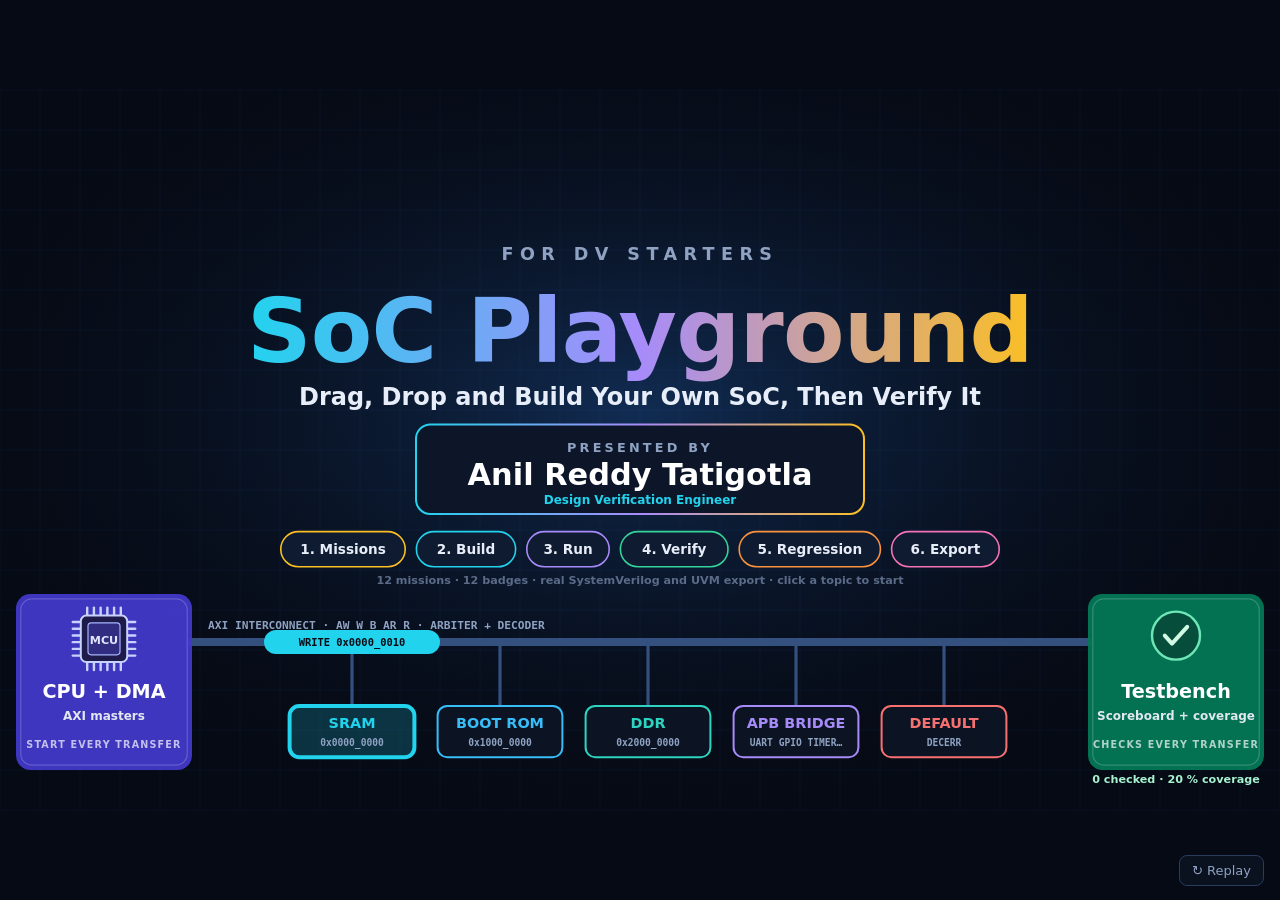
<file: index.html>
<!DOCTYPE html>
<html lang="en">
<head>
<meta charset="utf-8">
<meta name="viewport" content="width=device-width,initial-scale=1">
<meta name="description" content="SoC Playground: drag and drop your own AXI and APB system on chip, run software on it, verify it with a testbench you build, earn badges and export real SystemVerilog. For design verification starters.">
<title>SoC Playground</title>
<link rel="icon" type="image/svg+xml" href="soc-playground-icon.svg">
<style>
:root{--bg:#060a14;--t:#e7eef9;--m:#8fa2c2;--a:#22d3ee;color-scheme:dark}
html,body{height:100%;margin:0;background:var(--bg);overflow:hidden;font-family:Inter,system-ui,-apple-system,"Segoe UI",Roboto,sans-serif}
.wrap{position:fixed;inset:0;display:flex;align-items:center;justify-content:center}
svg{width:100vw;height:100vh;display:block}
.fade{opacity:0;animation:fi 1s ease forwards}
@keyframes fi{from{opacity:0;transform:translateY(14px)}to{opacity:1;transform:none}}
.chip{cursor:pointer}
.chip rect{transition:fill .2s}
.chip:hover rect,.chip:focus rect{fill:#1a2b4d}
.chip:focus{outline:none}
.chip:focus-visible rect{stroke-width:4}
.btn{position:fixed;right:16px;bottom:14px;background:#0c1424cc;color:var(--m);border:1px solid #2a3b5e;border-radius:8px;padding:7px 12px;font-size:13px;cursor:pointer;font-family:inherit}
.btn:hover{color:#fff;border-color:var(--a)}
.mlinks{display:none}
@media (max-aspect-ratio:1/1){
 .wrap{bottom:auto;height:62vw}
 svg{height:62vw}
 .mlinks{display:grid;position:fixed;left:0;right:0;bottom:0;top:62vw;overflow:auto;padding:12px 16px 64px;gap:8px;align-content:start}
 .mlinks p{margin:0 0 4px;color:var(--m);font-size:13px;font-weight:700;letter-spacing:.08em}
 .mlinks a{display:flex;align-items:center;gap:12px;min-height:50px;padding:0 14px;border-radius:12px;background:#0f1b30;border:2px solid var(--k);color:var(--t);text-decoration:none;font-weight:700;font-size:16px}
 .mlinks a span{color:var(--m);font-weight:500;font-size:13px;margin-left:auto;text-align:right}
}
@media (prefers-reduced-motion:reduce){.fade{animation:none;opacity:1}}
</style>
</head>
<body>
<div class="wrap"><svg id="sv" viewBox="0 0 1600 900" preserveAspectRatio="xMidYMid meet" role="img" aria-label="SoC Playground title"></svg></div>
<nav class="mlinks" id="ml" aria-label="Series pages"></nav>
<button class="btn" id="rp" type="button">↻ Replay</button>
<script>
{
const NS = 'http://www.w3.org/2000/svg', sv = document.getElementById('sv');
const reduce = matchMedia('(prefers-reduced-motion: reduce)').matches;
function E(t, a, p, txt) { const e = document.createElementNS(NS, t); for (const k in a) e.setAttribute(k, a[k]); if (txt != null) e.textContent = txt; (p || sv).appendChild(e); return e; }
const PAGES = [
 {n: 'Missions', h: 'missions.html', c: '#fbbf24', d: 'Start here: goals and badges'},
 {n: 'Build', h: 'build.html', c: '#22d3ee', d: 'Drag and drop your SoC'},
 {n: 'Run', h: 'run.html', c: '#a78bfa', d: 'Transfers, interrupts, out-of-order'},
 {n: 'Verify', h: 'verify.html', c: '#34d399', d: 'Testbench, sequences, assertions'},
 {n: 'Regression', h: 'regress.html', c: '#fb923c', d: 'Every bug against every test'},
 {n: 'Export', h: 'export.html', c: '#f472b6', d: 'RTL, testbench, UVM, share link'}
];
document.getElementById('ml').innerHTML = '<p>OPEN A TOPIC</p>' + PAGES.map((p, i) => `<a href="${p.h}" style="--k:${p.c}">${i + 1}. ${p.n}<span>${p.d}</span></a>`).join('');

const TX = [['WRITE', 0x00000010, 'ram', 'OKAY'], ['READ', 0x20000040, 'uart', 'OKAY', 'DMA READ ×8'], ['WRITE', 0x40000008, 'gpio', 'OKAY'], ['READ', 0x10000000, 'timer', 'OKAY'], ['READ', 0x90000000, 'none', 'DECERR'], ['WRITE', 0x40001004, 'gpio', 'OKAY'], ['WRITE', 0x00000100, 'ram', 'OKAY', 'DMA WRITE ×8'], ['WRITE', 0x10000000, 'timer', 'SLVERR']];
const SLV = {ram: [440, '#22d3ee', 'SRAM'], timer: [625, '#38bdf8', 'BOOT ROM'], uart: [810, '#2dd4bf', 'DDR'], gpio: [995, '#a78bfa', 'APB BRIDGE'], none: [1180, '#f87171', 'DEFAULT']};
const SUB = {ram: '0x0000_0000', timer: '0x1000_0000', uart: '0x2000_0000', gpio: 'UART GPIO TIMER…', none: 'DECERR'};
const BUSY = 690, SLY = 770;
let anim = {}, done = 0, t0 = performance.now();
const hx = v => '0x' + (v >>> 0).toString(16).toUpperCase().padStart(8, '0').replace(/^(....)/, '$1_');
function build() {
  while (sv.firstChild) sv.removeChild(sv.firstChild); t0 = performance.now();
  const d = E('defs', {});
  const g1 = E('linearGradient', {id: 'gt', x1: 0, x2: 1}, d); [['0', '#22d3ee'], ['.5', '#a78bfa'], ['1', '#fbbf24']].forEach(([o, c]) => E('stop', {offset: o, 'stop-color': c}, g1));
  const rg = E('radialGradient', {id: 'glow', cx: .5, cy: .45, r: .6}, d); E('stop', {offset: 0, 'stop-color': '#12305a', 'stop-opacity': .9}, rg); E('stop', {offset: 1, 'stop-color': '#060a14', 'stop-opacity': 0}, rg);
  E('rect', {x: 0, y: 0, width: 1600, height: 900, fill: '#060a14'}); E('rect', {x: 0, y: 0, width: 1600, height: 900, fill: 'url(#glow)'});
  const gg = E('g', {opacity: .12}); for (let x = 0; x <= 1600; x += 50) E('line', {x1: x, y1: 0, x2: x, y2: 900, stroke: '#3b82f6', 'stroke-width': .6}, gg); for (let y = 0; y <= 900; y += 50) E('line', {x1: 0, y1: y, x2: 1600, y2: y, stroke: '#3b82f6', 'stroke-width': .6}, gg);
  // APB bus, slaves and a travelling transfer
  const bus = E('g', {class: 'fade', style: 'animation-delay:1.8s'});
  E('line', {x1: 240, y1: BUSY, x2: 1360, y2: BUSY, stroke: '#34507f', 'stroke-width': 10, 'stroke-linecap': 'round'}, bus);
  E('text', {x: 260, y: BUSY - 16, fill: '#8fa2c2', 'font-size': 14, 'font-weight': 700, 'font-family': 'ui-monospace,Menlo,monospace'}, bus, 'AXI INTERCONNECT  ·  AW  W  B  AR  R  ·  ARBITER + DECODER');
  anim.slaves = {};
  for (const [k, [x, c, n]] of Object.entries(SLV)) {
    E('line', {x1: x, y1: BUSY, x2: x, y2: SLY, stroke: '#34507f', 'stroke-width': 4}, bus);
    const g = E('g', {}, bus);
    const r = E('rect', {x: x - 78, y: SLY, width: 156, height: 64, rx: 12, fill: '#0c1424', stroke: c, 'stroke-width': 2.5}, g);
    E('text', {x, y: SLY + 28, 'text-anchor': 'middle', fill: c, 'font-size': 18, 'font-weight': 900}, g, n);
    E('text', {x, y: SLY + 50, 'text-anchor': 'middle', fill: '#8fa2c2', 'font-size': 12, 'font-weight': 600, 'font-family': 'ui-monospace,Menlo,monospace'}, g, SUB[k]);
    anim.slaves[k] = r;
  }
  anim.pk = E('g', {}, bus); anim.pr = E('rect', {x: 0, y: -15, width: 220, height: 30, rx: 15, fill: '#22d3ee'}, anim.pk); anim.pt = E('text', {x: 110, y: 5, 'text-anchor': 'middle', fill: '#060a14', 'font-size': 13, 'font-weight': 800, 'font-family': 'ui-monospace,Menlo,monospace'}, anim.pk, '');
  // devices
  const dev = (x, c, a, b, ic, tag) => { const g = E('g', {class: 'fade', style: 'animation-delay:2s'}); E('rect', {x, y: 630, width: 220, height: 220, rx: 18, fill: c, opacity: .95}, g); E('rect', {x: x + 6, y: 636, width: 208, height: 208, rx: 14, fill: 'none', stroke: '#ffffff30', 'stroke-width': 1.5}, g);
    ic(g, x + 110, 682); E('text', {x: x + 110, y: 760, 'text-anchor': 'middle', fill: '#fff', 'font-size': 24, 'font-weight': 800}, g, a); E('text', {x: x + 110, y: 788, 'text-anchor': 'middle', fill: '#e2e8f0', 'font-size': 15, 'font-weight': 600}, g, b);
    E('text', {x: x + 110, y: 822, 'text-anchor': 'middle', fill: '#ffffffb0', 'font-size': 12, 'font-weight': 700, 'letter-spacing': 1.5}, g, tag); };
  const cpu = (g, cx, cy) => { cy += 4; const s2 = 29;
    for (let k = 0; k < 6; k++) { const o = -s2 + 8 + k * (2 * s2 - 16) / 5; [[cx + o, cy - s2 - 10, cx + o, cy - s2], [cx + o, cy + s2, cx + o, cy + s2 + 10], [cx - s2 - 10, cy + o, cx - s2, cy + o], [cx + s2, cy + o, cx + s2 + 10, cy + o]].forEach(([a, b, c, d2]) => E('line', {x1: a, y1: b, x2: c, y2: d2, stroke: '#c7d2fe', 'stroke-width': 3, 'stroke-linecap': 'round'}, g)); }
    E('rect', {x: cx - s2, y: cy - s2, width: 2 * s2, height: 2 * s2, rx: 7, fill: '#1e1b4b', stroke: '#c7d2fe', 'stroke-width': 2.5}, g); E('rect', {x: cx - 20, y: cy - 20, width: 40, height: 40, rx: 4, fill: '#312e81', stroke: '#a5b4fc', 'stroke-width': 1.5}, g);
    E('text', {x: cx, y: cy + 6, 'text-anchor': 'middle', fill: '#e0e7ff', 'font-size': 14, 'font-weight': 900}, g, 'MCU'); };
  const check = (g, cx, cy) => { E('circle', {cx, cy, r: 30, fill: '#064e3b', stroke: '#6ee7b7', 'stroke-width': 3}, g); E('path', {d: `M${cx - 14},${cy} l9,10 l19,-21`, fill: 'none', stroke: '#d1fae5', 'stroke-width': 5, 'stroke-linecap': 'round', 'stroke-linejoin': 'round'}, g); };
  dev(20, '#4338ca', 'CPU + DMA', 'AXI masters', cpu, 'START EVERY TRANSFER');
  dev(1360, '#047857', 'Testbench', 'Scoreboard + coverage', check, 'CHECKS EVERY TRANSFER');
  anim.cnt = E('text', {x: 1470, y: 866, 'text-anchor': 'middle', fill: '#a7f3d0', 'font-size': 14, 'font-weight': 800, class: 'fade', style: 'animation-delay:2s'}, null, '');
  // title block
  const tb = E('g', {});
  E('text', {x: 800, y: 212, 'text-anchor': 'middle', fill: '#8fa2c2', 'font-size': 22, 'font-weight': 700, 'letter-spacing': 8, class: 'fade', style: 'animation-delay:.3s'}, tb, 'FOR DV STARTERS');
  E('text', {x: 800, y: 340, 'text-anchor': 'middle', fill: 'url(#gt)', 'font-size': 112, 'font-weight': 900, 'letter-spacing': -1, class: 'fade', style: 'animation-delay:.5s'}, tb, 'SoC Playground');
  E('text', {x: 800, y: 394, 'text-anchor': 'middle', fill: '#e7eef9', 'font-size': 30, 'font-weight': 600, class: 'fade', style: 'animation-delay:.9s'}, tb, 'Drag, Drop and Build Your Own SoC, Then Verify It');
  const nb = E('g', {class: 'fade', style: 'animation-delay:1.4s'}, tb);
  E('rect', {x: 520, y: 418, width: 560, height: 112, rx: 18, fill: '#0c1628', stroke: 'url(#gt)', 'stroke-width': 2.5}, nb);
  E('text', {x: 800, y: 452, 'text-anchor': 'middle', fill: '#8fa2c2', 'font-size': 16, 'font-weight': 700, 'letter-spacing': 4}, nb, 'PRESENTED BY');
  E('text', {x: 800, y: 494, 'text-anchor': 'middle', fill: '#ffffff', 'font-size': 38, 'font-weight': 800}, nb, 'Anil Reddy Tatigotla');
  E('text', {x: 800, y: 518, 'text-anchor': 'middle', fill: '#22d3ee', 'font-size': 15, 'font-weight': 700}, nb, 'Design Verification Engineer');
  const cw = PAGES.map(p => (p.n.length + 3) * 10.5 + 40), gap = 14; let x = 800 - (cw.reduce((s, w) => s + w, 0) + gap * (PAGES.length - 1)) / 2;
  PAGES.forEach((p, i) => { const w = cw[i];
    const a = E('a', {href: p.h, class: 'chip fade', style: `animation-delay:${2.6 + i * .18}s`, tabindex: 0, 'aria-label': `Open page ${i + 1}: ${p.n}`});
    E('title', {}, a, `${p.n}: ${p.d}`);
    E('rect', {x, y: 552, width: w, height: 44, rx: 22, fill: '#0f1b30', stroke: p.c, 'stroke-width': 2}, a);
    E('text', {x: x + w / 2, y: 580, 'text-anchor': 'middle', fill: '#e7eef9', 'font-size': 17, 'font-weight': 700}, a, (i + 1) + '. ' + p.n);
    x += w + gap; });
  E('text', {x: 800, y: 618, 'text-anchor': 'middle', fill: '#5b6b88', 'font-size': 14, 'font-weight': 600, class: 'fade', style: 'animation-delay:3.6s'}, null, '12 missions · 12 badges · real SystemVerilog and UVM export · click a topic to start');
}
function loop(now) {
  const T = 2.4, t = reduce ? 0.3 * T : Math.max(0, (now - t0) / 1000) % (TX.length * T), k = Math.floor(t / T), f = (t % T) / T;
  const [op, a, sl, resp, lab0] = TX[k], [sx, sc] = SLV[sl];
  if (anim.pk) {
    let x, y, label, col;
    if (f < 0.42) { x = 250 + (sx - 360 - 250) * (f / 0.42) ; y = BUSY; label = lab0 || `${op} ${hx(a)}`; col = lab0 ? '#c084fc' : '#22d3ee'; }
    else if (f < 0.58) { x = sx - 110; y = BUSY; label = lab0 || `${op} ${hx(a)}`; col = lab0 ? '#c084fc' : '#22d3ee'; }
    else { x = sx - 110 - (sx - 110 - 250) * ((f - 0.58) / 0.42); y = BUSY; label = resp; col = resp === 'OKAY' ? '#34d399' : '#f87171'; }
    anim.pk.setAttribute('transform', `translate(${x.toFixed(1)},${y})`);
    anim.pr.setAttribute('fill', col); anim.pr.setAttribute('width', label.length > 6 ? 220 : 90); anim.pt.setAttribute('x', label.length > 6 ? 110 : 45); anim.pt.textContent = label;
    for (const [kk, r] of Object.entries(anim.slaves)) { const on = kk === sl && f >= 0.38 && f < 0.66; r.setAttribute('fill', on ? sc + '33' : '#0c1424'); r.setAttribute('stroke-width', on ? 5 : 2.5); }
    const n = Math.max(0, Math.floor((now - t0) / 1000 / T));
    anim.cnt.textContent = `${n} checked · ${Math.min(100, 20 + n * 9)} % coverage`;
  }
  if (!reduce) requestAnimationFrame(loop);
}
document.getElementById('rp').onclick = () => { build(); if (reduce) loop(performance.now()); };
build(); requestAnimationFrame(loop);
}
</script>
</body>
</html>
</file>
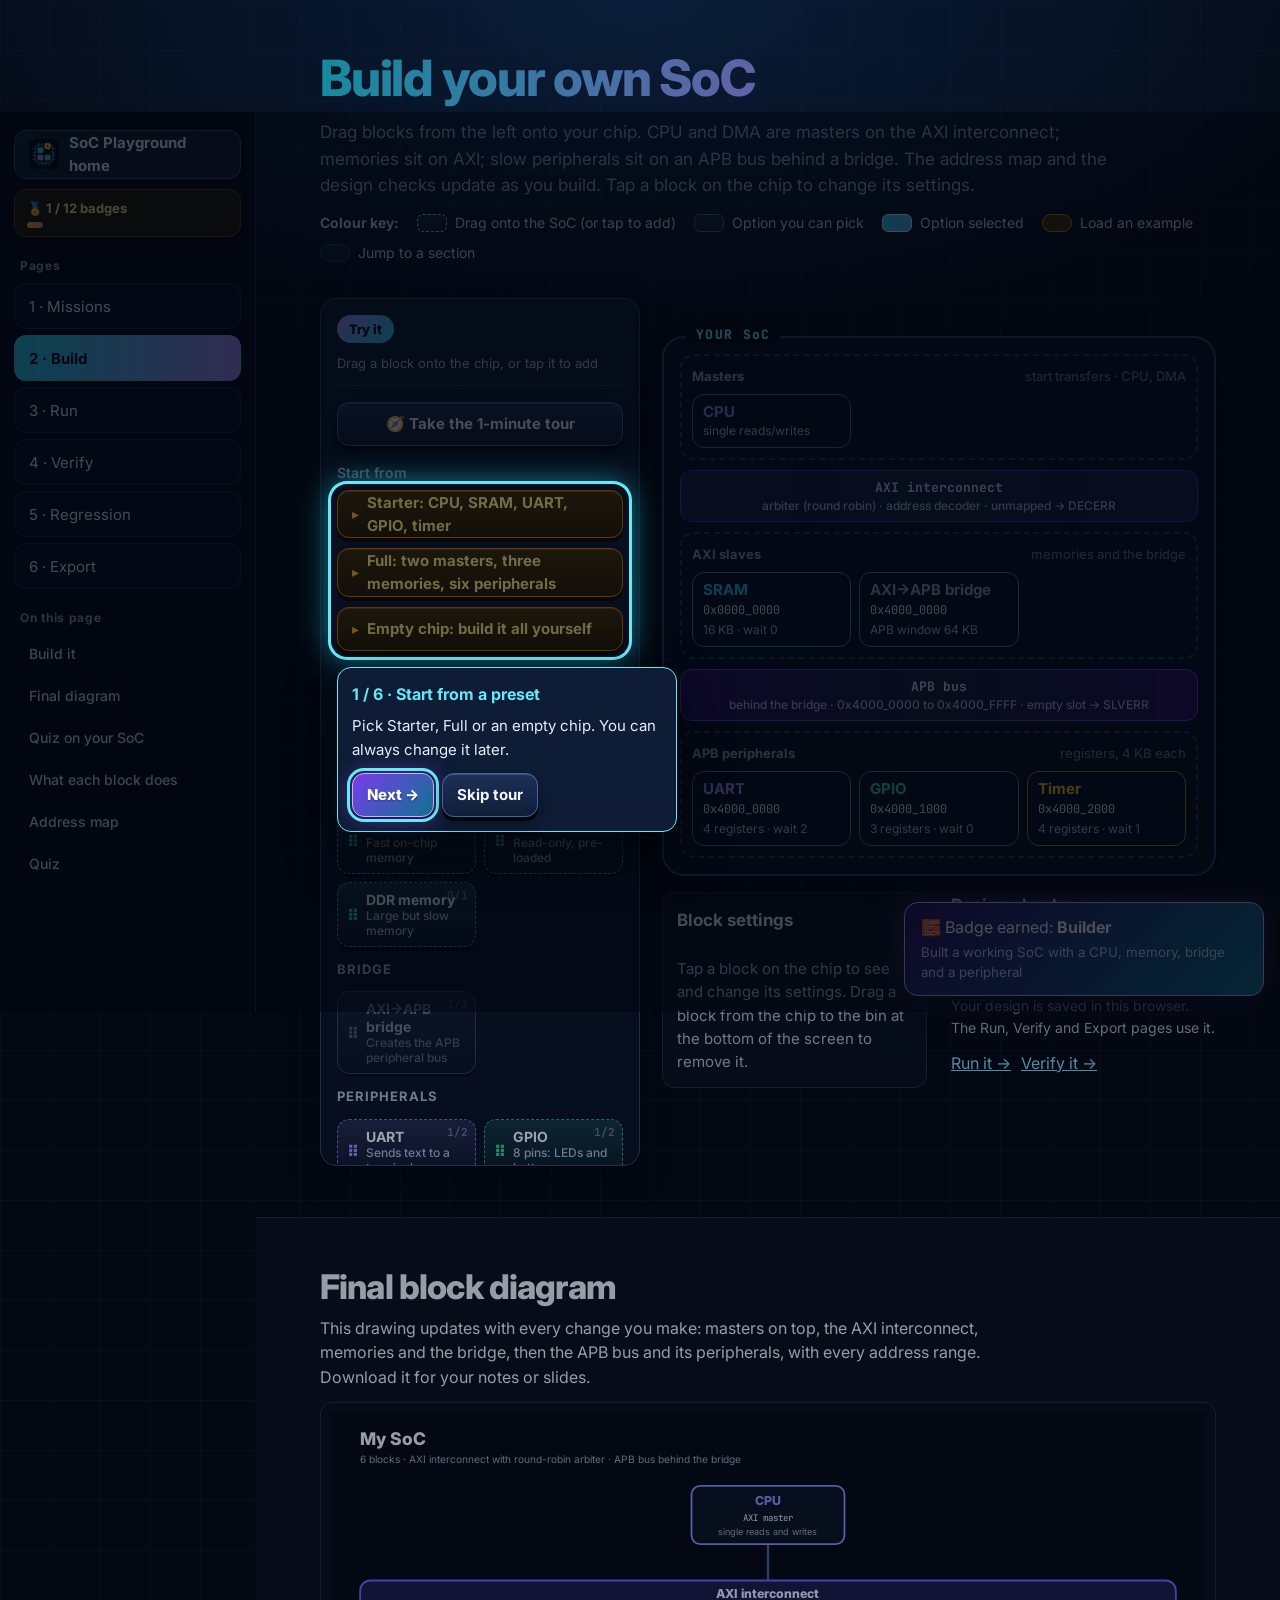
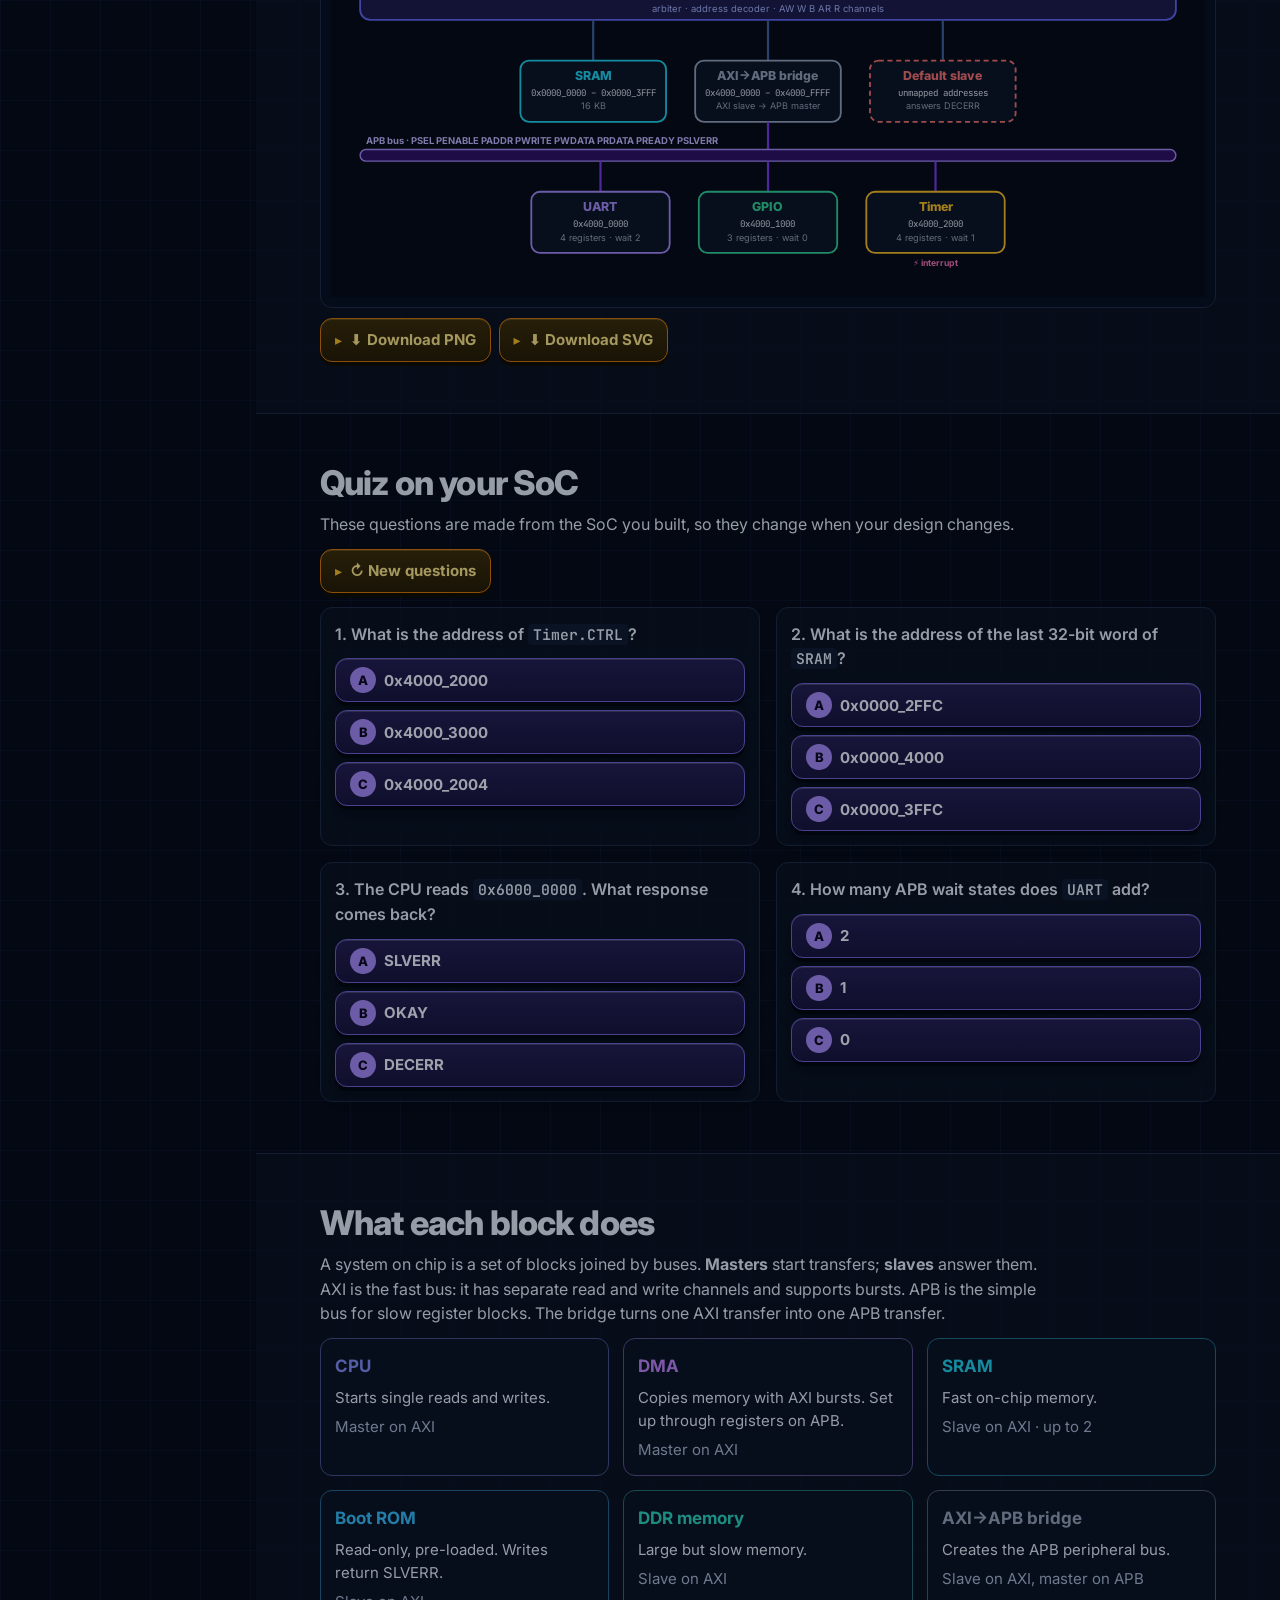
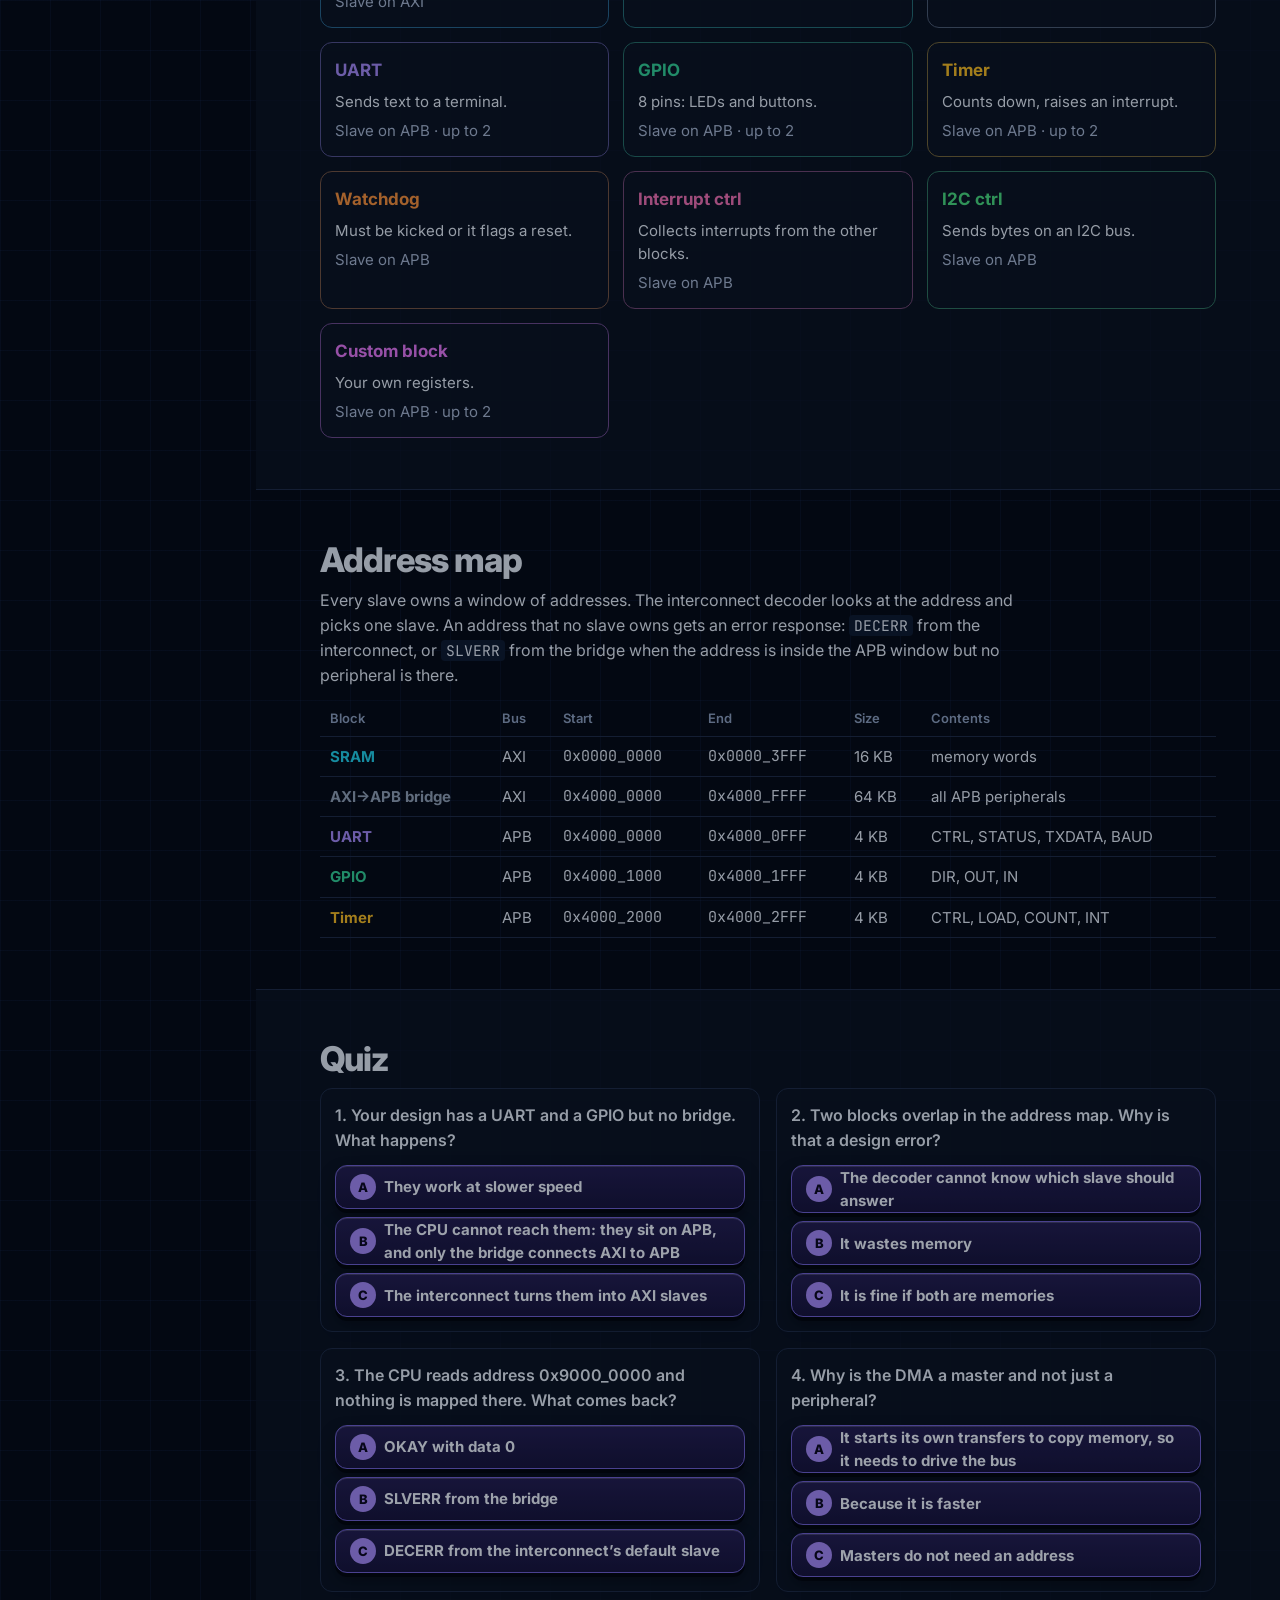
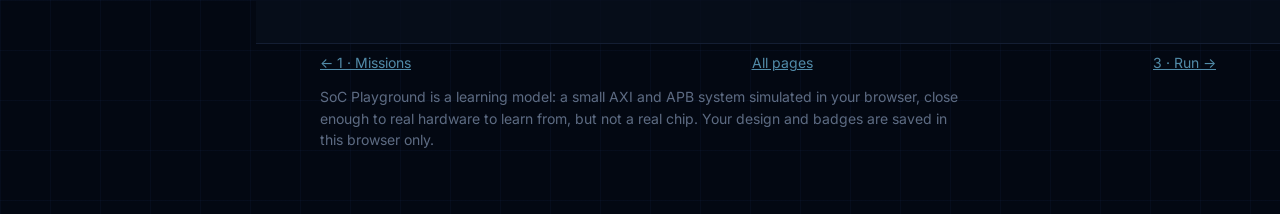
<file: build.html>
<!DOCTYPE html>
<html lang="en">
<head>
<meta charset="utf-8">
<meta name="viewport" content="width=device-width, initial-scale=1">
<meta name="description" content="Drag and drop CPU, DMA, memories, an AXI to APB bridge and peripherals to build your own system on chip, with live checks and a final block diagram.">
<title>Build Your SoC</title>
<link rel="icon" type="image/svg+xml" href="soc-playground-icon.svg">
<link rel="preconnect" href="https://fonts.googleapis.com">
<link rel="preconnect" href="https://fonts.gstatic.com" crossorigin>
<link href="https://fonts.googleapis.com/css2?family=Inter:wght@400;500;600;700;800&amp;family=JetBrains+Mono:wght@400;600;800&amp;display=swap" rel="stylesheet">
<link rel="stylesheet" href="series.css?v=20261123c">
<style>
.pgroup{display:grid;gap:6px}
#msg{min-height:22px;margin:0;font-size:14px;color:#fde68a}
</style>
</head>
<body>
<nav class="series" aria-label="SoC Playground pages"><a class="home" href="index.html"><img src="soc-playground-icon.svg" alt="" width="30" height="30"><span>SoC Playground home</span></a><a href="missions.html">1 · Missions</a><a href="build.html" aria-current="page">2 · Build</a><a href="run.html">3 · Run</a><a href="verify.html">4 · Verify</a><a href="regress.html">5 · Regression</a><a href="export.html">6 · Export</a></nav>
<header class="band" style="padding-bottom:12px"><div class="wrap">
<h1>Build your own SoC</h1>
<p class="lede">Drag blocks from the left onto your chip. CPU and DMA are masters on the AXI interconnect; memories sit on AXI; slow peripherals sit on an APB bus behind a bridge. The address map and the design checks update as you build. Tap a block on the chip to change its settings.</p>
<nav class="toc" aria-label="On this page"><a href="#lab">Build it</a><a href="#final">Final diagram</a><a href="#myquiz">Quiz on your SoC</a><a href="#blocks">What each block does</a><a href="#map">Address map</a><a href="#quiz">Quiz</a></nav>
<div class="key"><b>Colour key:</b><span><i class="k5"></i>Drag onto the SoC (or tap to add)</span><span><i class="k2"></i>Option you can pick</span><span><i class="k2s"></i>Option selected</span><span><i class="k3"></i>Load an example</span><span><i class="k4"></i>Jump to a section</span></div>
</div></header>
<main>
<section class="band" id="lab" style="padding-top:8px"><div class="wrap">
<div class="demo">
 <aside class="ctrl" aria-label="Block palette">
  <div class="tryhd"><b>Try it</b><span>Drag a block onto the chip, or tap it to add</span></div>
  <button type="button" id="tourb">🧭 Take the 1-minute tour</button>
  <div><span class="lab">Start from</span><div class="stack" id="presets">
   <button type="button" class="ex" data-p="starter">Starter: CPU, SRAM, UART, GPIO, timer</button>
   <button type="button" class="ex" data-p="full">Full: two masters, three memories, six peripherals</button>
   <button type="button" class="ex" data-p="empty">Empty chip: build it all yourself</button>
  </div></div>
  <div class="pal" id="pal"></div>
  <div><span class="lab">Arbiter (when CPU and DMA both ask)</span><div class="seg" id="arb"><button type="button" class="opt" data-v="rr">Round robin<small>take turns</small></button><button type="button" class="opt" data-v="fixed">Fixed<small>CPU always first</small></button></div></div>
 </aside>
 <div class="out">
  <p id="msg" role="status" aria-live="polite"></p>
  <div id="soc"></div>
  <div class="two">
   <div class="card props" id="props" aria-live="polite"></div>
   <div><h3>Design checks</h3><div class="chk" id="chk"></div><p class="hint" style="margin-top:10px">Your design is saved in this browser. The Run, Verify and Export pages use it.</p>
    <p style="display:flex;gap:10px;flex-wrap:wrap"><a href="run.html">Run it →</a><a href="verify.html">Verify it →</a></p></div>
  </div>
 </div>
</div>
<div class="trash" data-zone="trash" id="trash">🗑 Drop here to remove</div>
</div></section>

<section class="band alt" id="final"><div class="wrap">
<h2>Final block diagram</h2>
<p>This drawing updates with every change you make: masters on top, the AXI interconnect, memories and the bridge, then the APB bus and its peripherals, with every address range. Download it for your notes or slides.</p>
<div id="fd"></div>
</div></section>

<section class="band" id="myquiz"><div class="wrap">
<h2>Quiz on your SoC</h2>
<p>These questions are made from the SoC you built, so they change when your design changes.</p>
<button type="button" class="ex" id="nq">↻ New questions</button>
<div class="quiz" id="dq" style="margin-top:14px"></div>
</div></section>

<section class="band alt" id="blocks"><div class="wrap">
<h2>What each block does</h2>
<p>A system on chip is a set of blocks joined by buses. <b>Masters</b> start transfers; <b>slaves</b> answer them. AXI is the fast bus: it has separate read and write channels and supports bursts. APB is the simple bus for slow register blocks. The bridge turns one AXI transfer into one APB transfer.</p>
<div class="cards" id="cat"></div>
</div></section>

<section class="band" id="map"><div class="wrap">
<h2>Address map</h2>
<p>Every slave owns a window of addresses. The interconnect decoder looks at the address and picks one slave. An address that no slave owns gets an error response: <code>DECERR</code> from the interconnect, or <code>SLVERR</code> from the bridge when the address is inside the APB window but no peripheral is there.</p>
<div class="scroll"><table id="mt"></table></div>
</div></section>

<section class="band alt" id="quiz"><div class="wrap">
<h2>Quiz</h2>
<div class="quiz" id="qz"></div>
</div></section>

</main>
<footer class="band" style="padding-top:8px"><div class="wrap">
<p style="display:flex;justify-content:space-between;gap:12px;flex-wrap:wrap;max-width:none"><a href="missions.html">← 1 · Missions</a><a href="index.html">All pages</a><a href="run.html">3 · Run →</a></p>
<p>SoC Playground is a learning model: a small AXI and APB system simulated in your browser, close enough to real hardware to learn from, but not a real chip. Your design and badges are saved in this browser only.</p>
</div></footer>
<script src="common.js?v=20261123c"></script>
<script src="engine.js?v=20261123c"></script>
<script src="extra.js?v=20261123c"></script>
<script src="ui.js?v=20261123c"></script>
<script>
{
const L = LAB, U = SOCUI, T = L.TYPES, $ = id => document.getElementById(id);
let d = L.load(), sel = null;
const msg = (m, bad) => { $('msg').textContent = m; $('msg').style.color = bad ? '#fca5a5' : '#fde68a'; };
const groups = [['master', 'Masters'], ['mem', 'Memories'], ['bridge', 'Bridge'], ['per', 'Peripherals']];
function palette() {
  $('pal').innerHTML = groups.map(([k, n]) => `<div class="pgroup"><h3>${n}</h3><div class="pgrid">${Object.entries(T).filter(([, t]) => t.k === k).map(([id, t]) => {
    const why = L.canAdd(d, id), c = d.blocks.filter(b => b.t === id).length;
    return `<div class="pi" role="button" tabindex="0" data-t="${id}" style="--c:${t.c}" aria-disabled="${!!why}" title="${U.esc(why || t.d)}" aria-label="Add ${t.n}${why ? ' (' + why + ')' : ''}"><span class="cnt">${c}/${t.max}</span>${t.n}<small>${t.d.split('.')[0]}</small></div>`;
  }).join('')}</div></div>`).join('');
  for (const el of $('pal').querySelectorAll('.pi')) U.make(el, {data: el.dataset.t,
    accept: (z, t) => z.dataset.zone === U.zoneKind(t),
    drop: (z, t) => addBlock(t),
    reject: (z, t) => msg(z.dataset.zone === 'trash' ? '' : `${T[t].n} does not go there. It belongs in “${{master: 'Masters', mem: 'AXI slaves', per: 'APB peripherals'}[U.zoneKind(t)]}”.`, true),
    click: t => addBlock(t)});
}
function addBlock(t) {
  const why = L.canAdd(d, t); if (why) { msg(why, true); return; }
  const b = L.add(d, t); sel = b.id; msg(`Added ${b.name}${b.base != null && b.t !== 'bridge' ? ' at ' + L.HA(b.base) : ''}.`); render();
}
function render() {
  L.save(d);
  const c = L.checks(d), err = new Set(c.filter(x => x.lvl === 'err' && x.id).map(x => x.id));
  U.diagram($('soc'), d, {edit: true, sel, err});
  for (const el of $('soc').querySelectorAll('.pb[data-id]')) U.make(el, {data: el.dataset.id, placed: true,
    accept: z => z.dataset.zone === 'trash', drop: (z, id) => { const b = d.blocks.find(x => x.id === id); L.remove(d, id); if (sel === id) sel = null; msg(`Removed ${b.name}.`); render(); },
    click: id => { sel = id; render(); }});
  $('chk').innerHTML = c.length ? c.map(x => `<div class="${x.lvl}">${x.lvl === 'err' ? '✕' : '!'} ${U.esc(x.msg)}</div>`).join('') : '<div class="good">✓ No problems. Every block is reachable and no windows overlap.</div>';
  for (const b of $('arb').children) b.setAttribute('aria-pressed', b.dataset.v === d.arb);
  palette(); props(); mapTable(); U.finalDiagram($('fd'), d);
  const has = t => d.blocks.some(b => b.t === t);
  if (!c.some(x => x.lvl === 'err') && has('cpu') && has('bridge') && d.blocks.some(b => T[b.t].k === 'mem') && d.blocks.some(b => T[b.t].k === 'per')) L.progress.mark('build-ok');
}
const parseHex = s => { const v = parseInt(String(s).replace(/_/g, '').replace(/^0x/i, ''), 16); return Number.isFinite(v) && v >= 0 && v <= 0xFFFFFFFF ? v >>> 0 : null; };
function props() {
  const b = d.blocks.find(x => x.id === sel);
  if (!b) { $('props').innerHTML = '<h3>Block settings</h3><p class="hint">Tap a block on the chip to see and change its settings. Drag a block from the chip to the bin at the bottom of the screen to remove it.</p>'; return; }
  const t = T[b.t]; let h = `<h3 style="color:${t.c}">${U.esc(b.name)}</h3><p class="hint" style="margin:0">${t.d}</p>`;
  h += `<div class="row2"><div><label class="lab" for="pn">Name</label><input type="text" id="pn" value="${U.esc(b.name)}" maxlength="20" style="text-align:left"></div>`;
  if (b.base != null) h += `<div><label class="lab" for="pa">Base address${b.t === 'bridge' ? ' <small>fixed</small>' : ''}</label><input type="text" id="pa" value="${L.HA(b.base)}" ${b.t === 'bridge' ? 'disabled' : ''}></div>`;
  h += '</div>';
  for (const [k, vals] of Object.entries(t.p || {})) h += `<div><span class="lab">${{size: 'Size', wait: 'Wait states per transfer', lat: 'Read latency (cycles)'}[k]}</span><div class="seg" data-k="${k}">${vals.map(v => `<button type="button" class="opt" data-v="${v}" aria-pressed="${b.p[k] === v}">${k === 'size' ? L.KB(v) : v}</button>`).join('')}</div></div>`;
  if (t.k === 'mem' || t.k === 'per') h += `<div><span class="lab">Power</span><div class="seg" id="pw"><button type="button" class="opt" data-v="on" aria-pressed="${!b.p.off}">On</button><button type="button" class="opt" data-v="off" aria-pressed="${!!b.p.off}">Clock-gated (off)<small>accesses get SLVERR</small></button></div></div>`;
  const regs = L.regsOf(b);
  if (b.t === 'custom') {
    h += `<div><span class="lab">Registers <small>offset · name · access · reset</small></span><div class="scroll"><table class="regt"><tbody>${regs.map((r, i) => `<tr data-i="${i}"><td><input type="text" data-f="o" value="0x${r.o.toString(16).toUpperCase().padStart(3, '0')}" aria-label="Offset" style="width:70px"></td><td><input type="text" data-f="n" value="${U.esc(r.n)}" aria-label="Name" maxlength="10" style="width:80px"></td><td><select data-f="a" aria-label="Access">${['RW', 'RO', 'WO', 'W1C'].map(a => `<option${a === r.a ? ' selected' : ''}>${a}</option>`).join('')}</select></td><td><input type="text" data-f="r" value="${L.H(r.r)}" aria-label="Reset value" style="width:110px"></td><td><button type="button" class="del" data-del="${i}" aria-label="Delete register ${U.esc(r.n)}" style="min-height:36px;padding:0 10px">✕</button></td></tr>`).join('')}</tbody></table></div>
      <button type="button" id="addr" style="margin-top:8px">+ Add a register</button></div>`;
  } else if (regs.length) h += `<div class="scroll"><table><thead><tr><th scope="col">Offset</th><th scope="col">Register</th><th scope="col">Access</th><th scope="col">Reset</th><th scope="col">What it does</th></tr></thead><tbody>${regs.map(r => `<tr><td class="mono">+0x${r.o.toString(16).toUpperCase().padStart(3, '0')}</td><td class="mono">${r.n}</td><td>${r.a}</td><td class="mono">${L.H(r.r, r.m > 0xFFFF ? 8 : 4)}</td><td>${r.d}</td></tr>`).join('')}</tbody></table></div>`;
  h += `<button type="button" class="del" id="rm">✕ Remove ${U.esc(b.name)}</button>`;
  $('props').innerHTML = h;
  $('pn').onchange = e => { b.name = e.target.value.trim() || t.n; render(); };
  if ($('pa')) $('pa').onchange = e => { const v = parseHex(e.target.value); if (v == null) { msg('Type a hex address such as 0x4000_3000.', true); e.target.value = L.HA(b.base); return; } b.base = v; msg(`${b.name} moved to ${L.HA(v)}.`); render(); };
  for (const s of $('props').querySelectorAll('.seg[data-k]')) s.onclick = e => { const o = e.target.closest('.opt'); if (!o) return; b.p[s.dataset.k] = +o.dataset.v; render(); };
  if ($('pw')) $('pw').onclick = e => { const o = e.target.closest('.opt'); if (!o) return; b.p.off = o.dataset.v === 'off'; msg(b.p.off ? `${b.name} is now clock-gated: it saves power, but any access returns SLVERR.` : `${b.name} is powered on.`); render(); };
  $('rm').onclick = () => { L.remove(d, b.id); msg(`Removed ${b.name}.`); sel = null; render(); };
  if (b.t === 'custom') {
    for (const inp of $('props').querySelectorAll('.regt [data-f]')) inp.onchange = e => {
      const r = b.regs[+e.target.closest('tr').dataset.i], f = e.target.dataset.f, v = e.target.value;
      if (f === 'n') r.n = (v.trim().toUpperCase().replace(/[^A-Z0-9_]/g, '') || 'REG').slice(0, 10);
      else if (f === 'a') r.a = v;
      else { const x = parseHex(v); if (x == null || (f === 'o' && (x % 4 || x > 0xFFC))) { msg(f === 'o' ? 'Offsets are multiples of 4 from 0x000 to 0xFFC.' : 'Type a hex value.', true); render(); return; } r[f] = x; }
      render();
    };
    for (const x of $('props').querySelectorAll('[data-del]')) x.onclick = () => { b.regs.splice(+x.dataset.del, 1); render(); };
    $('addr').onclick = () => { const used = new Set(b.regs.map(r => r.o)); let o = 0; while (used.has(o)) o += 4; if (o > 0xFFC || b.regs.length >= 16) { msg('At most 16 registers.', true); return; } b.regs.push({o, n: 'REG' + b.regs.length, a: 'RW', r: 0, m: 0xFFFFFFFF, d: 'your register'}); render(); };
  }
}
function mapTable() {
  const w = L.windows(d).sort((a, b) => a.base - b.base);
  $('mt').innerHTML = `<thead><tr><th scope="col">Block</th><th scope="col">Bus</th><th scope="col">Start</th><th scope="col">End</th><th scope="col">Size</th><th scope="col">Contents</th></tr></thead><tbody>${w.map(x => `<tr><td style="color:${T[x.b.t].c};font-weight:700">${U.esc(x.b.name)}</td><td>${x.side === 'axi' ? 'AXI' : 'APB'}</td><td class="mono">${L.HA(x.base)}</td><td class="mono">${L.HA(x.end)}</td><td>${L.KB(x.end - x.base + 1)}</td><td>${T[x.b.t].k === 'mem' ? 'memory words' : x.b.t === 'bridge' ? 'all APB peripherals' : L.regsOf(x.b).map(r => r.n).join(', ')}</td></tr>`).join('') || '<tr><td colspan="6">No slaves yet.</td></tr>'}</tbody>`;
}
$('presets').onclick = e => { const b = e.target.closest('[data-p]'); if (!b) return; d = L.newDesign(b.dataset.p); sel = null; msg(`Loaded the ${b.dataset.p} design.`); render(); };
$('arb').onclick = e => { const b = e.target.closest('.opt'); if (!b) return; d.arb = b.dataset.v; render(); };
$('cat').innerHTML = Object.values(T).map(t => `<div class="card" style="border-color:color-mix(in srgb,${t.c} 40%,#1f2c47)"><h3 style="color:${t.c}">${t.n}</h3><p>${t.d}.</p><p class="hint">${{master: 'Master on AXI', mem: 'Slave on AXI', bridge: 'Slave on AXI, master on APB', per: 'Slave on APB'}[t.k]}${t.max > 1 ? ` · up to ${t.max}` : ''}</p></div>`).join('');
render();
/* questions generated from the design */
function designQuiz() {
  const pick = a => a[Math.floor(Math.random() * a.length)], shuf = a => a.map(x => [Math.random(), x]).sort((p, q) => p[0] - q[0]).map(x => x[1]);
  const pers = d.blocks.filter(b => T[b.t].k === 'per' && L.regsOf(b).length), mems = d.blocks.filter(b => T[b.t].k === 'mem'), Q = [];
  const mk = (q, right, wrong, exp) => { const o = shuf([right, ...wrong.filter((w, i, a) => w !== right && a.indexOf(w) === i).slice(0, 2)]); Q.push([q, o, o.indexOf(right), exp]); };
  if (pers.length) { const b = pick(pers), r = pick(L.regsOf(b)), a = b.base + r.o; mk(`What is the address of <code>${U.esc(b.name)}.${r.n}</code>?`, L.HA(a), [L.HA(a + 4), L.HA(b.base + 0x1000 + r.o), L.HA(r.o)], `Base ${L.HA(b.base)} plus offset 0x${r.o.toString(16).toUpperCase()} gives ${L.HA(a)}.`); }
  if (mems.length) { const m = pick(mems), last = m.base + m.p.size - 4; mk(`What is the address of the last 32-bit word of <code>${U.esc(m.name)}</code>?`, L.HA(last), [L.HA(m.base + m.p.size), L.HA(last - 0x1000), L.HA(m.base + m.p.size - 1)], `${L.KB(m.p.size)} from ${L.HA(m.base)} ends at ${L.HA(m.base + m.p.size - 1)}; the last word starts 4 bytes before the end.`); }
  const free = [0x60000000, 0x80000000, 0xF0000000].find(a => !L.windows(d).some(w => w.side === 'axi' && a >= w.base && a <= w.end));
  if (free != null) mk(`The CPU reads <code>${L.HA(free)}</code>. What response comes back?`, 'DECERR', ['OKAY', 'SLVERR'], 'No window owns that address, so the default slave answers DECERR.');
  if (pers.length) { const b = pick(pers); mk(`How many APB wait states does <code>${U.esc(b.name)}</code> add?`, String(L.waitOf(b)), ['0', '1', '2', '3'].filter(x => x !== String(L.waitOf(b))), `${b.name} holds PREADY low for ${L.waitOf(b)} access cycle${L.waitOf(b) === 1 ? '' : 's'}.`); }
  if (d.blocks.some(b => b.t === 'bridge')) { const hole = [...Array(16).keys()].map(i => L.BRIDGE_BASE + i * 0x1000).reverse().find(a => !d.blocks.some(b => b.base === a && b.t !== 'bridge')); if (hole != null) mk(`The CPU writes <code>${L.HA(hole)}</code>, inside the bridge window but in an empty slot. What happens?`, 'SLVERR from the bridge', ['DECERR from the interconnect', 'OKAY, the write is ignored'], 'The interconnect sends it to the bridge, but no peripheral is selected there, so the bridge answers SLVERR.'); }
  const all = d.blocks.filter(b => b.base != null && b.t !== 'bridge' && b.t !== 'dma');
  if (all.length >= 2) { const b = pick(all), a = b.base + 8; mk(`Which block answers address <code>${L.HA(a)}</code>?`, b.name, all.filter(x => x !== b).map(x => x.name), `${L.HA(a)} is inside ${b.name}'s window, which starts at ${L.HA(b.base)}.`); }
  $('dq').innerHTML = ''; if (Q.length) UI.quiz($('dq'), Q.slice(0, 4)); else $('dq').innerHTML = '<p class="hint">Add some blocks first.</p>';
}
$('nq').onclick = designQuiz; designQuiz();
const TOUR = [['#presets', 'Start from a preset', 'Pick Starter, Full or an empty chip. You can always change it later.'], ['#pal', 'Your parts box', 'Drag a block onto the chip, or just tap it. Grey blocks have reached their limit.'], ['#soc', 'Your chip', 'Blocks snap into the right row: masters, AXI slaves, APB peripherals. Tap a block to change it; drag it to the bin to remove it.'], ['#props', 'Block settings', 'Change the name, base address, size, wait states or power. Custom blocks let you design registers.'], ['#chk', 'Design checks', 'Red means the SoC cannot work yet, such as overlapping addresses or a missing bridge.'], ['#fd', 'Final diagram', 'Your SoC as a real block diagram with wires and addresses. Download it as PNG or SVG.']];
$('tourb').onclick = () => U.tour(TOUR, 'socpg-tour-build');
if (location.hash === '#tour' || !U.seen('socpg-tour-build')) setTimeout(() => U.tour(TOUR, 'socpg-tour-build'), 400);
UI.quiz($('qz'), [
 ['Your design has a UART and a GPIO but no bridge. What happens?', ['They work at slower speed', 'The CPU cannot reach them: they sit on APB, and only the bridge connects AXI to APB', 'The interconnect turns them into AXI slaves'], 1, 'Peripherals live on the APB bus. Without the AXI→APB bridge there is no path from the CPU to them.'],
 ['Two blocks overlap in the address map. Why is that a design error?', ['The decoder cannot know which slave should answer', 'It wastes memory', 'It is fine if both are memories'], 0, 'Each address must select exactly one slave. With an overlap, two slaves could answer the same transfer.'],
 ['The CPU reads address 0x9000_0000 and nothing is mapped there. What comes back?', ['OKAY with data 0', 'SLVERR from the bridge', 'DECERR from the interconnect’s default slave'], 2, 'Addresses outside every window go to the default slave, which answers DECERR (decode error).'],
 ['Why is the DMA a master and not just a peripheral?', ['It starts its own transfers to copy memory, so it needs to drive the bus', 'Because it is faster', 'Masters do not need an address'], 0, 'The CPU sets the DMA up through its registers on APB, then the DMA moves data on AXI by itself, as a second master.']
]);
}
</script>

</body>
</html>
</file>
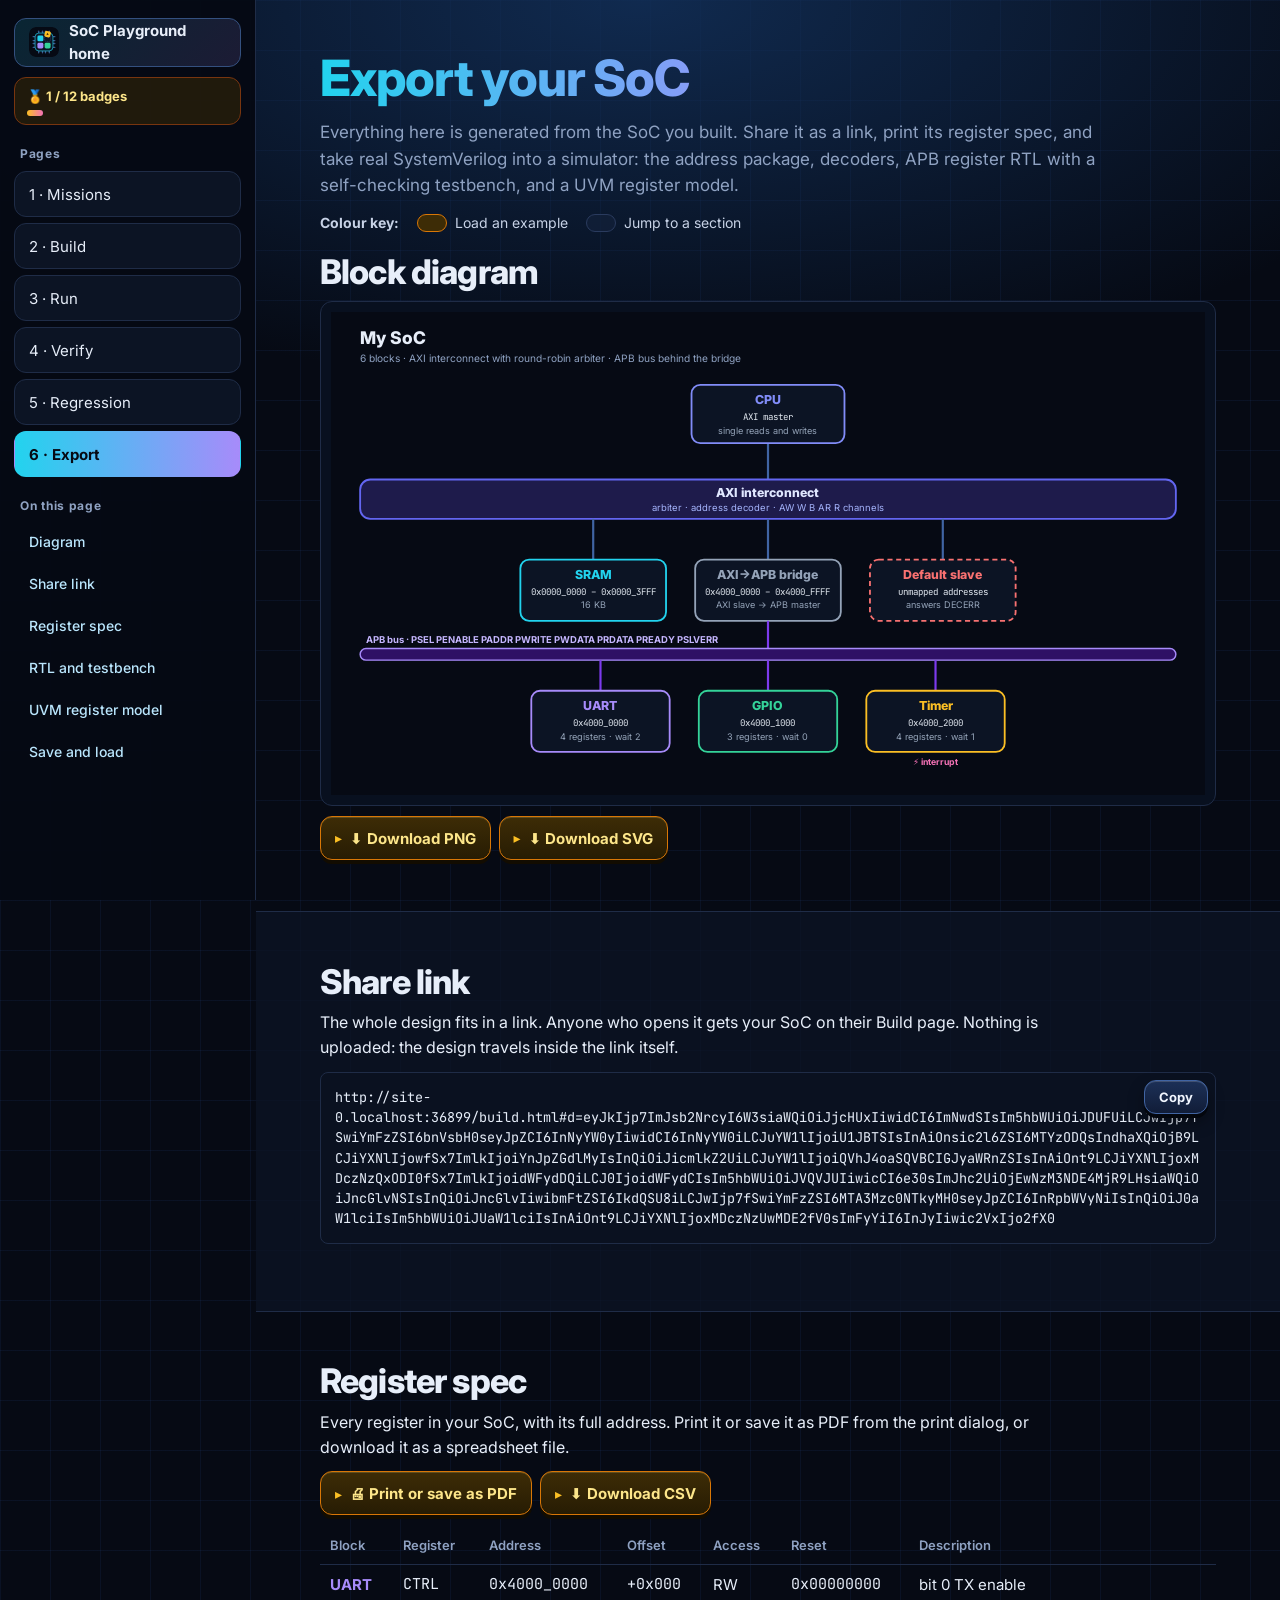
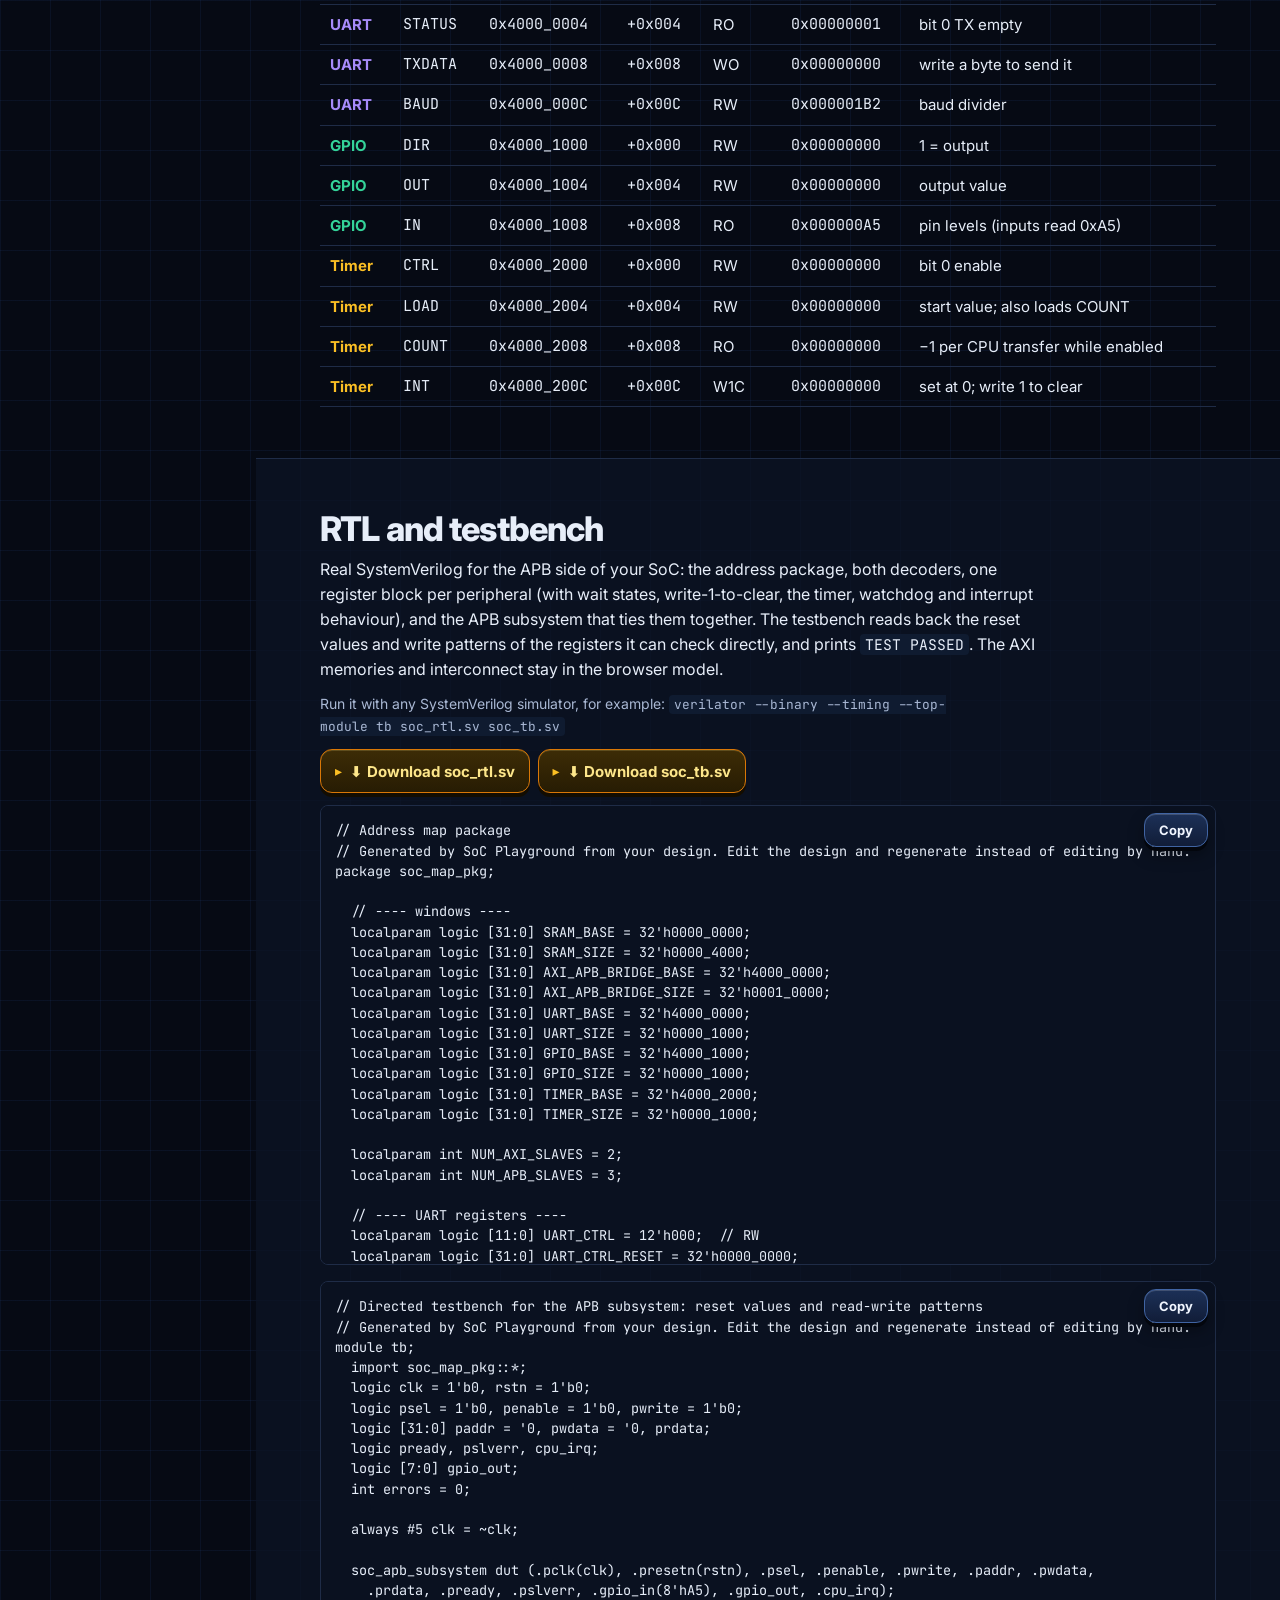
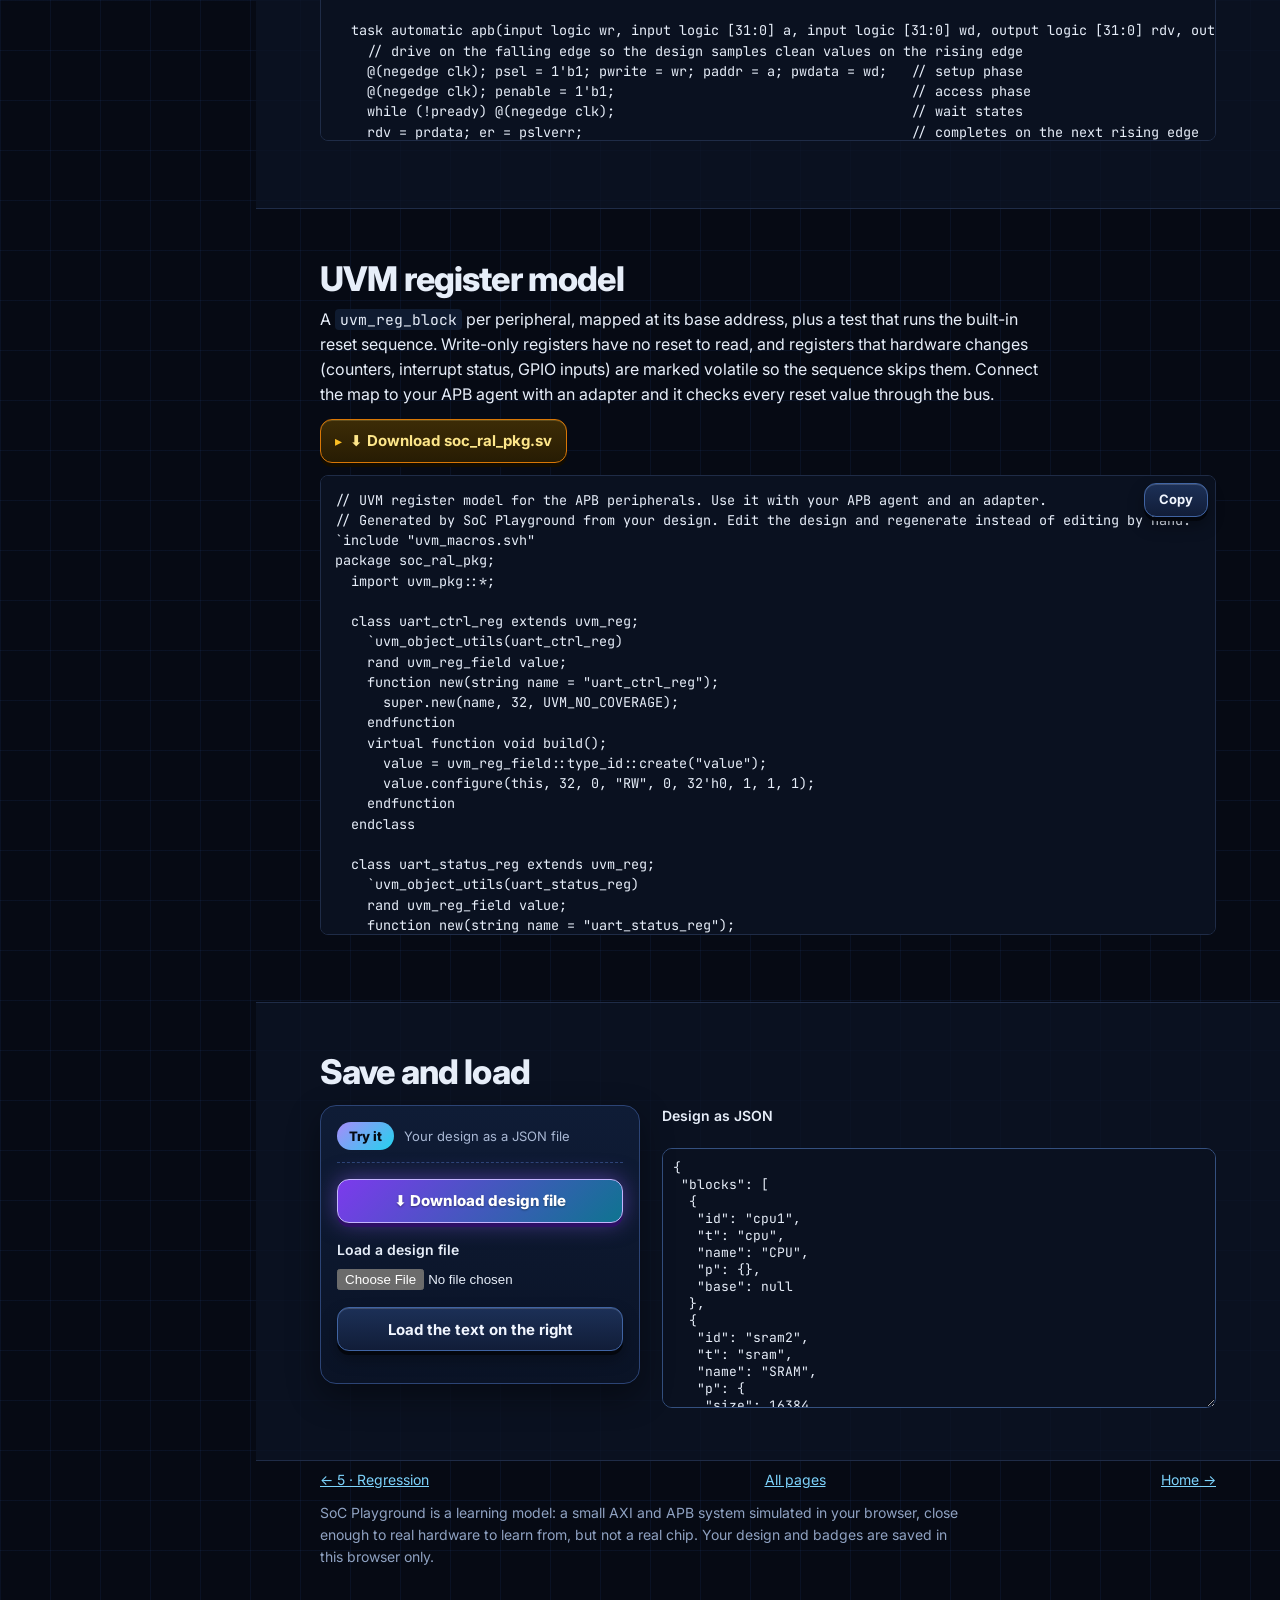
<file: export.html>
<!DOCTYPE html>
<html lang="en">
<head>
<meta charset="utf-8">
<meta name="viewport" content="width=device-width, initial-scale=1">
<meta name="description" content="Share link, register spec, SystemVerilog package, decoders, APB register RTL with testbench, and a UVM register model generated from your SoC.">
<title>Export Your SoC</title>
<link rel="icon" type="image/svg+xml" href="soc-playground-icon.svg">
<link rel="preconnect" href="https://fonts.googleapis.com">
<link rel="preconnect" href="https://fonts.gstatic.com" crossorigin>
<link href="https://fonts.googleapis.com/css2?family=Inter:wght@400;500;600;700;800&amp;family=JetBrains+Mono:wght@400;600;800&amp;display=swap" rel="stylesheet">
<link rel="stylesheet" href="series.css?v=20261123c">

</head>
<body>
<nav class="series" aria-label="SoC Playground pages"><a class="home" href="index.html"><img src="soc-playground-icon.svg" alt="" width="30" height="30"><span>SoC Playground home</span></a><a href="missions.html">1 · Missions</a><a href="build.html">2 · Build</a><a href="run.html">3 · Run</a><a href="verify.html">4 · Verify</a><a href="regress.html">5 · Regression</a><a href="export.html" aria-current="page">6 · Export</a></nav>
<header class="band" style="padding-bottom:12px"><div class="wrap">
<h1>Export your SoC</h1>
<p class="lede">Everything here is generated from the SoC you built. Share it as a link, print its register spec, and take real SystemVerilog into a simulator: the address package, decoders, APB register RTL with a self-checking testbench, and a UVM register model.</p>
<nav class="toc" aria-label="On this page"><a href="#map">Diagram</a><a href="#share">Share link</a><a href="#spec">Register spec</a><a href="#rtl">RTL and testbench</a><a href="#uvm">UVM register model</a><a href="#save">Save and load</a></nav>
<div class="key"><b>Colour key:</b><span><i class="k3"></i>Load an example</span><span><i class="k4"></i>Jump to a section</span></div>
</div></header>
<main>
<section class="band" id="map" style="padding-top:8px"><div class="wrap">
<div id="ban"></div>
<h2>Block diagram</h2>
<div id="soc" style="margin-top:10px"></div>
</div></section>

<section class="band alt" id="share"><div class="wrap">
<h2>Share link</h2>
<p>The whole design fits in a link. Anyone who opens it gets your SoC on their Build page. Nothing is uploaded: the design travels inside the link itself.</p>
<div class="code"><button type="button" data-copy="sl">Copy</button><pre id="sl" style="white-space:pre-wrap;overflow-wrap:anywhere"></pre></div>
</div></section>

<section class="band" id="spec"><div class="wrap">
<h2>Register spec</h2>
<p>Every register in your SoC, with its full address. Print it or save it as PDF from the print dialog, or download it as a spreadsheet file.</p>
<div class="chips" style="margin-bottom:12px"><button type="button" class="ex" id="pr">🖨 Print or save as PDF</button><button type="button" class="ex" id="csv">⬇ Download CSV</button></div>
<div class="scroll"><table id="rt"></table></div>
</div></section>

<section class="band alt" id="rtl"><div class="wrap">
<h2>RTL and testbench</h2>
<p>Real SystemVerilog for the APB side of your SoC: the address package, both decoders, one register block per peripheral (with wait states, write-1-to-clear, the timer, watchdog and interrupt behaviour), and the APB subsystem that ties them together. The testbench reads back the reset values and write patterns of the registers it can check directly, and prints <code>TEST PASSED</code>. The AXI memories and interconnect stay in the browser model.</p>
<p class="hint">Run it with any SystemVerilog simulator, for example: <code>verilator --binary --timing --top-module tb soc_rtl.sv soc_tb.sv</code></p>
<div class="chips" style="margin-bottom:12px"><button type="button" class="ex" id="dr">⬇ Download soc_rtl.sv</button><button type="button" class="ex" id="dt">⬇ Download soc_tb.sv</button></div>
<div class="code"><button type="button" data-copy="c1">Copy</button><pre id="c1" style="max-height:460px"></pre></div>
<div class="code"><button type="button" data-copy="c2">Copy</button><pre id="c2" style="max-height:460px"></pre></div>
</div></section>

<section class="band" id="uvm"><div class="wrap">
<h2>UVM register model</h2>
<p>A <code>uvm_reg_block</code> per peripheral, mapped at its base address, plus a test that runs the built-in reset sequence. Write-only registers have no reset to read, and registers that hardware changes (counters, interrupt status, GPIO inputs) are marked volatile so the sequence skips them. Connect the map to your APB agent with an adapter and it checks every reset value through the bus.</p>
<div class="chips" style="margin-bottom:12px"><button type="button" class="ex" id="du">⬇ Download soc_ral_pkg.sv</button></div>
<div class="code"><button type="button" data-copy="c3">Copy</button><pre id="c3" style="max-height:460px"></pre></div>
</div></section>

<section class="band alt" id="save"><div class="wrap">
<h2>Save and load</h2>
<div class="demo">
 <aside class="ctrl" aria-label="Save and load">
  <div class="tryhd"><b>Try it</b><span>Your design as a JSON file</span></div>
  <button type="button" class="act" id="dl">⬇ Download design file</button>
  <div><label class="lab" for="up">Load a design file</label><input type="file" id="up" accept=".json,application/json"></div>
  <button type="button" id="ld">Load the text on the right</button>
  <p class="hint" id="sm" role="status" style="margin:0"></p>
 </aside>
 <div class="out"><label class="lab" for="js">Design as JSON</label><textarea id="js" rows="14" spellcheck="false" style="width:100%;box-sizing:border-box;font:13px 'JetBrains Mono',monospace;background:#0a1120;color:var(--ink);border:1.5px solid #34507f;border-radius:10px;padding:10px"></textarea></div>
</div>
</div></section>

</main>
<footer class="band" style="padding-top:8px"><div class="wrap">
<p style="display:flex;justify-content:space-between;gap:12px;flex-wrap:wrap;max-width:none"><a href="regress.html">← 5 · Regression</a><a href="index.html">All pages</a><a href="index.html">Home →</a></p>
<p>SoC Playground is a learning model: a small AXI and APB system simulated in your browser, close enough to real hardware to learn from, but not a real chip. Your design and badges are saved in this browser only.</p>
</div></footer>
<script src="common.js?v=20261123c"></script>
<script src="engine.js?v=20261123c"></script>
<script src="extra.js?v=20261123c"></script>
<script src="ui.js?v=20261123c"></script>
<script>
{
const L = LAB, U = SOCUI, T = L.TYPES, $ = id => document.getElementById(id);
let d = L.load();
const file = (name, text, type) => { const a = document.createElement('a'); a.href = URL.createObjectURL(new Blob([text], {type: type || 'text/plain'})); a.download = name; document.body.appendChild(a); a.click(); a.remove(); };
function render() {
  U.designBanner($('ban'), d);
  U.finalDiagram($('soc'), d);
  $('sl').textContent = L.share.link('build.html', d);
  const rows = []; for (const b of L.gen.apbBlocks(d)) for (const r of L.regsOf(b)) rows.push([b, r]);
  $('rt').innerHTML = `<thead><tr><th scope="col">Block</th><th scope="col">Register</th><th scope="col">Address</th><th scope="col">Offset</th><th scope="col">Access</th><th scope="col">Reset</th><th scope="col">Description</th></tr></thead><tbody>${rows.map(([b, r]) => `<tr><td style="color:${T[b.t].c};font-weight:700">${U.esc(b.name)}</td><td class="mono">${U.esc(r.n)}</td><td class="mono">${L.HA(b.base + r.o)}</td><td class="mono">+0x${r.o.toString(16).toUpperCase().padStart(3, '0')}</td><td>${r.a}</td><td class="mono">${L.H(r.r)}</td><td>${U.esc(r.d)}</td></tr>`).join('') || '<tr><td colspan="7">No peripherals yet.</td></tr>'}</tbody>`;
  $('c1').textContent = L.gen.rtl(d); $('c2').textContent = L.gen.tb(d); $('c3').textContent = L.gen.uvm(d);
  $('js').value = JSON.stringify(d, null, 1);
}
$('pr').onclick = () => print();
$('csv').onclick = () => file('soc_registers.csv', L.gen.csv(d), 'text/csv');
$('dr').onclick = () => { file('soc_rtl.sv', L.gen.rtl(d)); L.progress.mark('export'); };
$('dt').onclick = () => { file('soc_tb.sv', L.gen.tb(d)); L.progress.mark('export'); };
$('du').onclick = () => { file('soc_ral_pkg.sv', L.gen.uvm(d)); L.progress.mark('export'); };
document.addEventListener('click', e => { const b = e.target.closest('[data-copy]'); if (b && /c[123]/.test(b.dataset.copy)) L.progress.mark('export'); });
const msg = m => $('sm').textContent = m;
function loadText(t) { try { d = L.sanitize(JSON.parse(t)); L.save(d); render(); msg(`Loaded a design with ${d.blocks.length} blocks. The other pages now use it.`); } catch (e) { msg('Could not load: ' + e.message + '.'); } }
$('dl').onclick = () => { file('my-soc.json', JSON.stringify(d, null, 1), 'application/json'); msg('Saved my-soc.json.'); };
$('up').onchange = e => { const f = e.target.files[0]; if (f) f.text().then(loadText); };
$('ld').onclick = () => loadText($('js').value);
render();
}
</script>

</body>
</html>
</file>
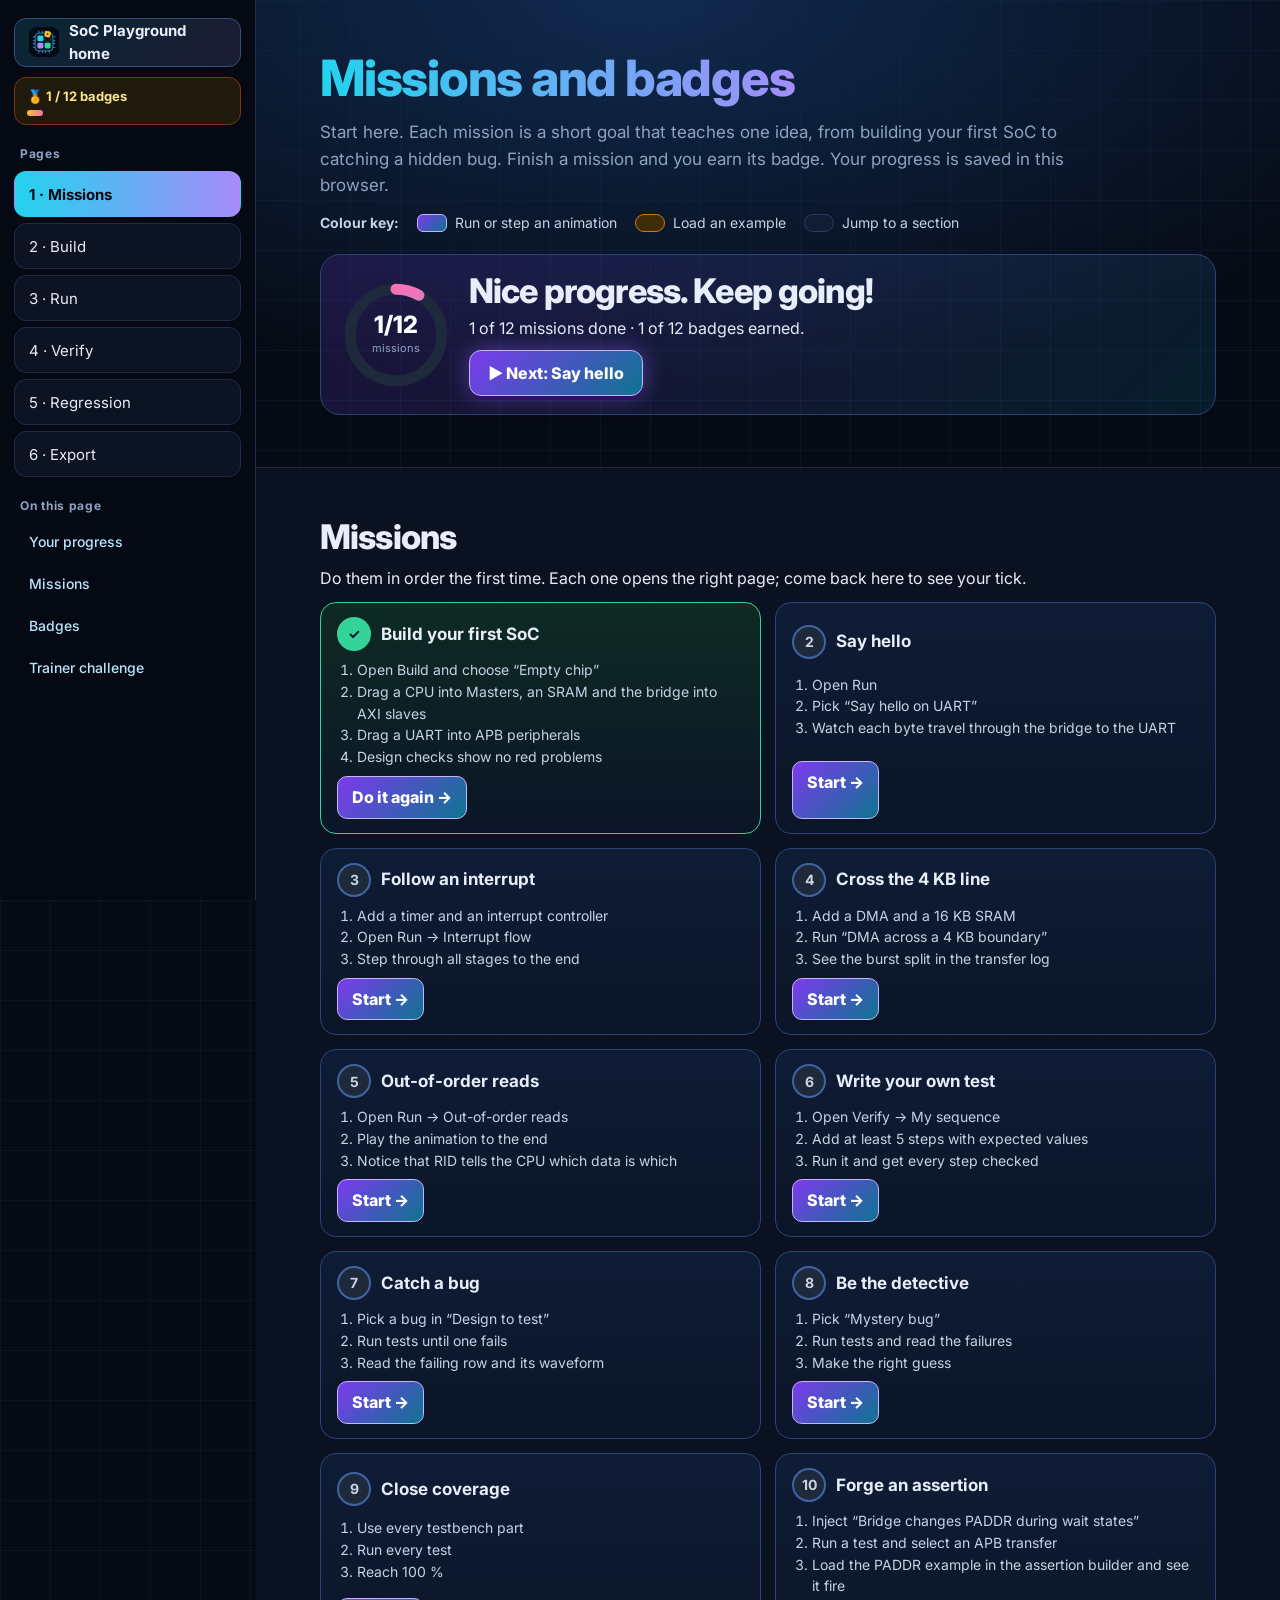
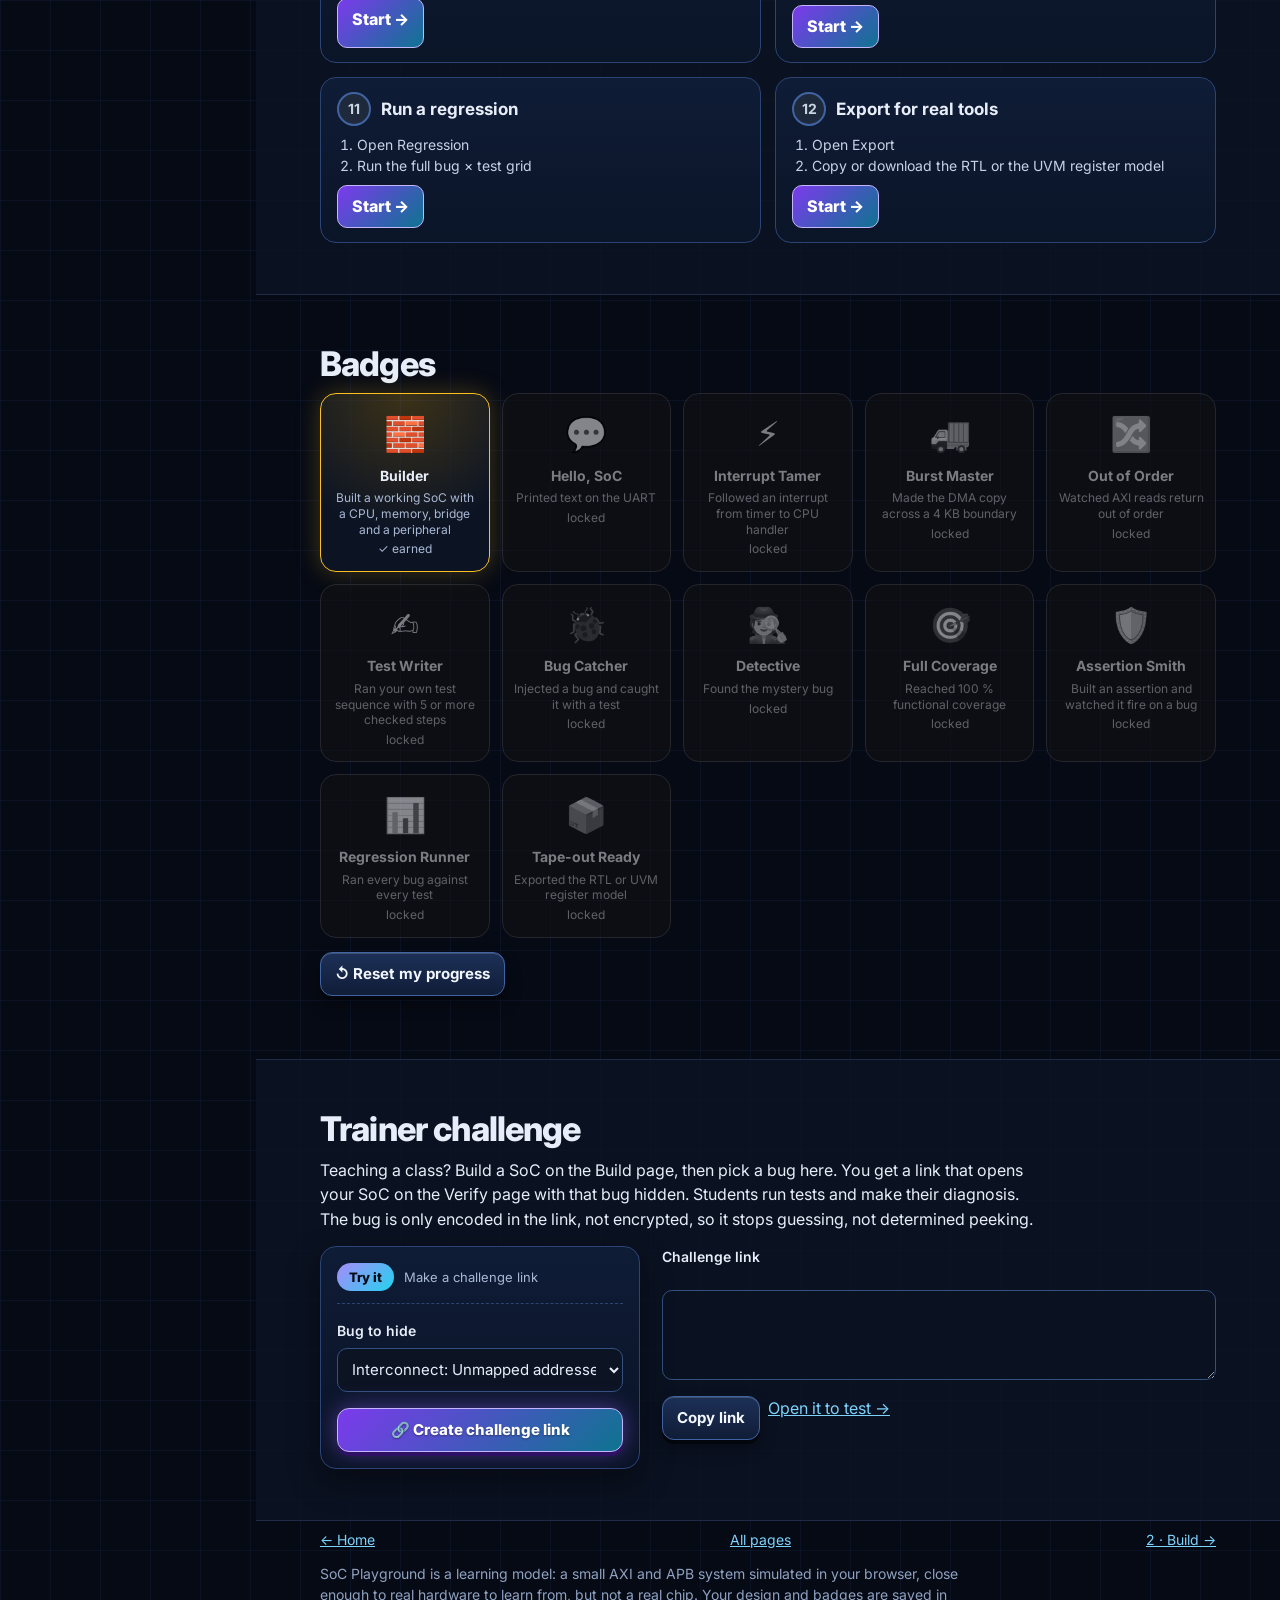
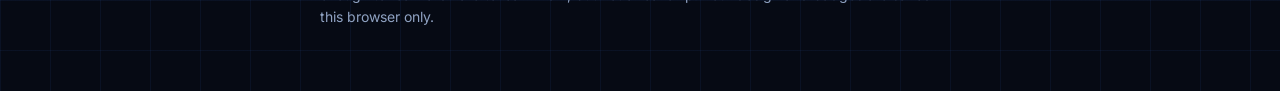
<file: missions.html>
<!DOCTYPE html>
<html lang="en">
<head>
<meta charset="utf-8">
<meta name="viewport" content="width=device-width, initial-scale=1">
<meta name="description" content="Guided missions that take you from building your first SoC to finding bugs, with badges to earn and trainer challenges.">
<title>Missions and Badges</title>
<link rel="icon" type="image/svg+xml" href="soc-playground-icon.svg">
<link rel="preconnect" href="https://fonts.googleapis.com">
<link rel="preconnect" href="https://fonts.gstatic.com" crossorigin>
<link href="https://fonts.googleapis.com/css2?family=Inter:wght@400;500;600;700;800&amp;family=JetBrains+Mono:wght@400;600;800&amp;display=swap" rel="stylesheet">
<link rel="stylesheet" href="series.css?v=20261123c">
<style>
a.mission-go{display:inline-flex;align-items:center;min-height:46px;padding:0 18px;border-radius:12px;font-weight:800;text-decoration:none;background:linear-gradient(135deg,#7c3aed,#0e7490);color:#fff;border:1.5px solid #c4b5fd;box-shadow:0 4px 0 #2e1065,0 0 22px rgba(139,92,246,.5)}
</style>
</head>
<body>
<nav class="series" aria-label="SoC Playground pages"><a class="home" href="index.html"><img src="soc-playground-icon.svg" alt="" width="30" height="30"><span>SoC Playground home</span></a><a href="missions.html" aria-current="page">1 · Missions</a><a href="build.html">2 · Build</a><a href="run.html">3 · Run</a><a href="verify.html">4 · Verify</a><a href="regress.html">5 · Regression</a><a href="export.html">6 · Export</a></nav>
<header class="band" style="padding-bottom:12px"><div class="wrap">
<h1>Missions and badges</h1>
<p class="lede">Start here. Each mission is a short goal that teaches one idea, from building your first SoC to catching a hidden bug. Finish a mission and you earn its badge. Your progress is saved in this browser.</p>
<nav class="toc" aria-label="On this page"><a href="#me">Your progress</a><a href="#list">Missions</a><a href="#badges">Badges</a><a href="#trainer">Trainer challenge</a></nav>
<div class="key"><b>Colour key:</b><span><i class="k1"></i>Run or step an animation</span><span><i class="k3"></i>Load an example</span><span><i class="k4"></i>Jump to a section</span></div>
</div></header>
<main>
<section class="band" id="me" style="padding-top:8px"><div class="wrap">
<div class="hero">
 <svg class="ring" viewBox="0 0 120 120" role="img" aria-label="Missions completed" id="ring"></svg>
 <div><h2 style="margin:0 0 6px" id="hl">Your progress</h2><p id="hs" style="margin:0 0 10px"></p>
  <div class="chips"><a class="mission-go" id="next" href="build.html">▶ Start: Build your first SoC</a></div></div>
</div>
</div></section>

<section class="band alt" id="list"><div class="wrap">
<h2>Missions</h2>
<p>Do them in order the first time. Each one opens the right page; come back here to see your tick.</p>
<div class="missions" id="ms"></div>
</div></section>

<section class="band" id="badges"><div class="wrap">
<h2>Badges</h2>
<div class="badges" id="bg"></div>
<p style="margin-top:14px"><button type="button" id="rst">↺ Reset my progress</button></p>
</div></section>

<section class="band alt" id="trainer"><div class="wrap">
<h2>Trainer challenge</h2>
<p>Teaching a class? Build a SoC on the Build page, then pick a bug here. You get a link that opens your SoC on the Verify page with that bug hidden. Students run tests and make their diagnosis. The bug is only encoded in the link, not encrypted, so it stops guessing, not determined peeking.</p>
<div class="demo">
 <aside class="ctrl" aria-label="Create a challenge">
  <div class="tryhd"><b>Try it</b><span>Make a challenge link</span></div>
  <div><label class="lab" for="cb">Bug to hide</label><select id="cb"></select></div>
  <button type="button" class="act" id="mk">🔗 Create challenge link</button>
 </aside>
 <div class="out"><label class="lab" for="cl">Challenge link</label><textarea id="cl" rows="4" readonly style="width:100%;box-sizing:border-box;font:13px 'JetBrains Mono',monospace;background:#0a1120;color:var(--ink);border:1.5px solid #34507f;border-radius:10px;padding:10px"></textarea>
  <div class="chips"><button type="button" id="cp">Copy link</button><a id="op" href="verify.html" target="_blank" rel="noopener">Open it to test →</a></div>
  <p class="hint" id="cm" role="status"></p></div>
</div>
</div></section>

</main>
<footer class="band" style="padding-top:8px"><div class="wrap">
<p style="display:flex;justify-content:space-between;gap:12px;flex-wrap:wrap;max-width:none"><a href="index.html">← Home</a><a href="index.html">All pages</a><a href="build.html">2 · Build →</a></p>
<p>SoC Playground is a learning model: a small AXI and APB system simulated in your browser, close enough to real hardware to learn from, but not a real chip. Your design and badges are saved in this browser only.</p>
</div></footer>
<script src="common.js?v=20261123c"></script>
<script src="engine.js?v=20261123c"></script>
<script src="extra.js?v=20261123c"></script>
<script src="ui.js?v=20261123c"></script>
<script>
{
const L = LAB, U = SOCUI, $ = id => document.getElementById(id);
const d = L.load();
// mission 1 is checked from the saved design
const has = t => d.blocks.some(b => b.t === t);
if (!L.checks(d).some(c => c.lvl === 'err') && has('cpu') && has('bridge') && d.blocks.some(b => L.TYPES[b.t].k === 'mem') && d.blocks.some(b => L.TYPES[b.t].k === 'per')) L.progress.mark('build-ok');
function render() {
  const ev = L.progress.get().ev, done = L.MISSIONS.filter(m => ev[m.ev]).length, N = L.MISSIONS.length, f = done / N;
  const C = 2 * Math.PI * 50;
  $('ring').innerHTML = `<defs><linearGradient id="rg" x1="0" x2="1"><stop offset="0" stop-color="#22d3ee"/><stop offset="1" stop-color="#f472b6"/></linearGradient></defs><circle cx="60" cy="60" r="50" fill="none" stroke="#1e293b" stroke-width="12"/><circle cx="60" cy="60" r="50" fill="none" stroke="url(#rg)" stroke-width="12" stroke-linecap="round" stroke-dasharray="${C * f} ${C}" transform="rotate(-90 60 60)"/><text x="60" y="58" text-anchor="middle" fill="#fff" font-size="26" font-weight="800">${done}/${N}</text><text x="60" y="78" text-anchor="middle" fill="#8fa2c2" font-size="12">missions</text>`;
  const nx = L.MISSIONS.find(m => !ev[m.ev]);
  $('hl').textContent = done === N ? 'All missions complete. You are a SoC verifier!' : done ? 'Nice progress. Keep going!' : 'Welcome! Start with mission 1.';
  $('hs').textContent = `${done} of ${N} missions done · ${L.BADGES.filter(b => ev[b.ev]).length} of ${L.BADGES.length} badges earned.`;
  $('next').textContent = nx ? `▶ Next: ${nx.n}` : '▶ Explore freely: Build'; $('next').href = nx ? nx.page : 'build.html';
  $('ms').innerHTML = L.MISSIONS.map(m => `<div class="mission${ev[m.ev] ? ' done' : ''}"><h3>${U.esc(m.n)}</h3><ol>${m.steps.map(s => `<li>${U.esc(s)}</li>`).join('')}</ol><a class="go" href="${m.page}">${ev[m.ev] ? 'Do it again' : 'Start'} →</a></div>`).join('');
  $('bg').innerHTML = L.BADGES.map(b => `<div class="badge${ev[b.ev] ? ' got' : ''}"><span class="ic" aria-hidden="true">${b.i}</span><b>${b.n}</b><small>${U.esc(b.d)}</small><small>${ev[b.ev] ? '✓ earned' : 'locked'}</small></div>`).join('');
}
$('rst').onclick = () => { L.progress.reset(); render(); };
const TG = L.bugTargets(d);
$('cb').innerHTML = TG.map((g, i) => `<option value="${i}">${U.esc(g.label)}</option>`).join('') || '<option value="">Add blocks on the Build page first</option>';
$('mk').onclick = () => {
  const g = TG[+$('cb').value]; if (!g) { $('cm').textContent = 'Your SoC has no blocks yet.'; return; }
  const u = L.share.link('verify.html', d, {bug: {blk: g.blk, bug: g.bug}});
  $('cl').value = u; $('op').href = u; $('cm').textContent = 'Send this link to your students. It opens Verify with your SoC and the hidden bug.';
};
$('cp').onclick = () => { const v = $('cl').value; if (!v) return; (navigator.clipboard ? navigator.clipboard.writeText(v) : Promise.reject()).then(() => $('cm').textContent = 'Copied.', () => { $('cl').select(); $('cm').textContent = 'Select the text and copy it.'; }); };
render();
}
</script>

</body>
</html>
</file>
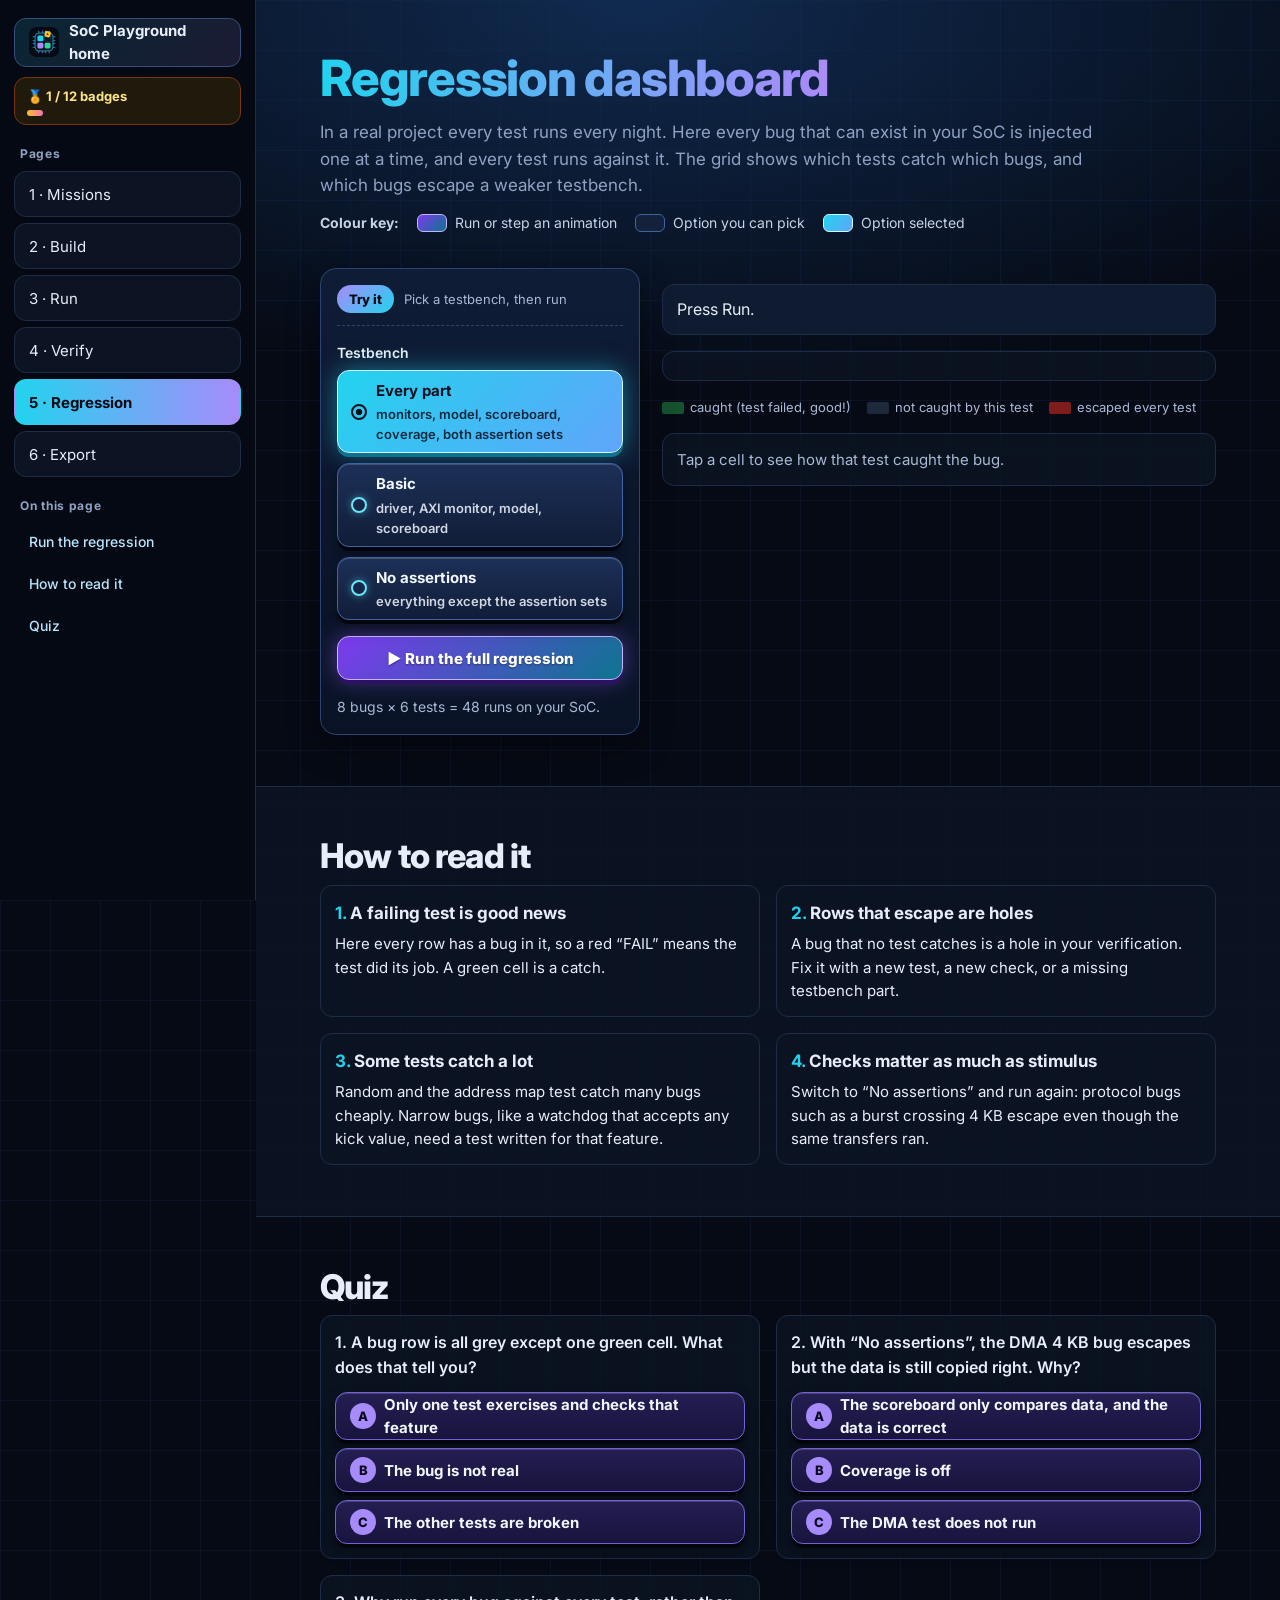
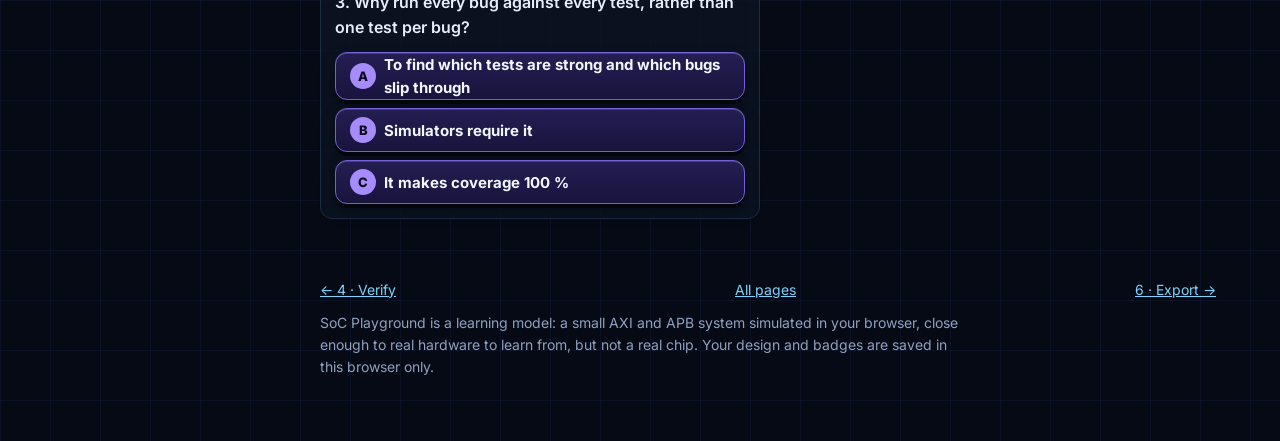
<file: regress.html>
<!DOCTYPE html>
<html lang="en">
<head>
<meta charset="utf-8">
<meta name="viewport" content="width=device-width, initial-scale=1">
<meta name="description" content="Run every bug against every test on your SoC and see which tests catch which bugs.">
<title>Regression Dashboard</title>
<link rel="icon" type="image/svg+xml" href="soc-playground-icon.svg">
<link rel="preconnect" href="https://fonts.googleapis.com">
<link rel="preconnect" href="https://fonts.gstatic.com" crossorigin>
<link href="https://fonts.googleapis.com/css2?family=Inter:wght@400;500;600;700;800&amp;family=JetBrains+Mono:wght@400;600;800&amp;display=swap" rel="stylesheet">
<link rel="stylesheet" href="series.css?v=20261123c">

</head>
<body>
<nav class="series" aria-label="SoC Playground pages"><a class="home" href="index.html"><img src="soc-playground-icon.svg" alt="" width="30" height="30"><span>SoC Playground home</span></a><a href="missions.html">1 · Missions</a><a href="build.html">2 · Build</a><a href="run.html">3 · Run</a><a href="verify.html">4 · Verify</a><a href="regress.html" aria-current="page">5 · Regression</a><a href="export.html">6 · Export</a></nav>
<header class="band" style="padding-bottom:12px"><div class="wrap">
<h1>Regression dashboard</h1>
<p class="lede">In a real project every test runs every night. Here every bug that can exist in your SoC is injected one at a time, and every test runs against it. The grid shows which tests catch which bugs, and which bugs escape a weaker testbench.</p>
<nav class="toc" aria-label="On this page"><a href="#lab">Run the regression</a><a href="#read">How to read it</a><a href="#quiz">Quiz</a></nav>
<div class="key"><b>Colour key:</b><span><i class="k1"></i>Run or step an animation</span><span><i class="k2"></i>Option you can pick</span><span><i class="k2s"></i>Option selected</span></div>
</div></header>
<main>
<section class="band" id="lab" style="padding-top:8px"><div class="wrap">
<div id="ban"></div>
<div class="demo">
 <aside class="ctrl" aria-label="Regression controls">
  <div class="tryhd"><b>Try it</b><span>Pick a testbench, then run</span></div>
  <div><span class="lab">Testbench</span><div class="stack" id="tbm"><button type="button" class="opt big" data-v="all"><span>Every part</span><small>monitors, model, scoreboard, coverage, both assertion sets</small></button><button type="button" class="opt big" data-v="basic"><span>Basic</span><small>driver, AXI monitor, model, scoreboard</small></button><button type="button" class="opt big" data-v="noassert"><span>No assertions</span><small>everything except the assertion sets</small></button></div></div>
  <button type="button" class="act" id="go">▶ Run the full regression</button>
  <p class="hint" id="info" style="margin:0"></p>
 </aside>
 <div class="out">
  <div class="stats" id="st"></div>
  <div class="verdict" id="vd" aria-live="polite">Press Run.</div>
  <div class="card scroll"><table class="grid" id="gr"></table></div>
  <div class="wlegend"><span><i style="background:#14532d;height:12px"></i>caught (test failed, good!)</span><span><i style="background:#1e293b;height:12px"></i>not caught by this test</span><span><i style="background:#7f1d1d;height:12px"></i>escaped every test</span></div>
  <div class="card" id="det"><p class="hint" style="margin:0">Tap a cell to see how that test caught the bug.</p></div>
 </div>
</div>
</div></section>

<section class="band alt" id="read"><div class="wrap">
<h2>How to read it</h2>
<div class="rules">
 <div><h3>A failing test is good news</h3><p>Here every row has a bug in it, so a red “FAIL” means the test did its job. A green cell is a catch.</p></div>
 <div><h3>Rows that escape are holes</h3><p>A bug that no test catches is a hole in your verification. Fix it with a new test, a new check, or a missing testbench part.</p></div>
 <div><h3>Some tests catch a lot</h3><p>Random and the address map test catch many bugs cheaply. Narrow bugs, like a watchdog that accepts any kick value, need a test written for that feature.</p></div>
 <div><h3>Checks matter as much as stimulus</h3><p>Switch to “No assertions” and run again: protocol bugs such as a burst crossing 4 KB escape even though the same transfers ran.</p></div>
</div>
</div></section>

<section class="band" id="quiz"><div class="wrap">
<h2>Quiz</h2>
<div class="quiz" id="qz"></div>
</div></section>

</main>
<footer class="band" style="padding-top:8px"><div class="wrap">
<p style="display:flex;justify-content:space-between;gap:12px;flex-wrap:wrap;max-width:none"><a href="verify.html">← 4 · Verify</a><a href="index.html">All pages</a><a href="export.html">6 · Export →</a></p>
<p>SoC Playground is a learning model: a small AXI and APB system simulated in your browser, close enough to real hardware to learn from, but not a real chip. Your design and badges are saved in this browser only.</p>
</div></footer>
<script src="common.js?v=20261123c"></script>
<script src="engine.js?v=20261123c"></script>
<script src="extra.js?v=20261123c"></script>
<script src="ui.js?v=20261123c"></script>
<script>
{
const L = LAB, U = SOCUI, $ = id => document.getElementById(id);
const d = L.load(), bad = U.designBanner($('ban'), d);
const tests = L.TESTS.filter(t => !t.need || t.need(d)), TG = L.bugTargets(d);
let mode = 'all', R = null;
const pick = v => { for (const b of $('tbm').children) b.setAttribute('aria-pressed', b.dataset.v === v); };
$('tbm').onclick = e => { const b = e.target.closest('.opt'); if (b) { mode = b.dataset.v; pick(mode); } };
pick(mode);
$('info').textContent = `${TG.length} bugs × ${tests.length} tests = ${TG.length * tests.length} runs on your SoC.`;
const tbSet = () => mode === 'all' ? L.TB.map(c => c.id) : mode === 'basic' ? L.TB_DEFAULT : L.TB.map(c => c.id).filter(c => c !== 'aax' && c !== 'aapb');
$('go').onclick = () => {
  if (bad || !TG.length) { $('vd').className = 'verdict bad'; $('vd').innerHTML = bad ? '<strong>Fix the design first.</strong>' : '<strong>No bugs to inject.</strong> Add blocks on the Build page.'; return; }
  const t0 = performance.now();
  R = TG.map(g => tests.map(t => { const E = L.env(d, g, tbSet()); const res = L.run(E, t.id === 'random' ? t.gen(d, 100, 1) : t.gen(d), t.n); const f = res.find(x => !x.ok); return f ? {f, n: res.length} : null; }));
  const ms = Math.round(performance.now() - t0);
  const caught = R.filter(r => r.some(Boolean)).length, esc = TG.length - caught;
  $('gr').innerHTML = `<thead><tr><th scope="col">Bug</th>${tests.map(t => `<th scope="col" class="rot"><span>${t.n}</span></th>`).join('')}<th scope="col">Caught by</th></tr></thead><tbody>${TG.map((g, i) => { const n = R[i].filter(Boolean).length; return `<tr><th scope="row" style="font-weight:600;color:${n ? '#e7eef9' : '#fca5a5'}">${U.esc(g.label)}</th>${R[i].map((c, j) => `<td class="c ${c ? 'hit' : n ? 'miss' : 'esc'}" data-i="${i}" data-j="${j}" tabindex="0" aria-label="${U.esc(g.label)} with ${tests[j].n}: ${c ? 'caught' : 'not caught'}">${c ? '✓' : '·'}</td>`).join('')}<td>${n}</td></tr>`; }).join('')}</tbody><tfoot><tr><th scope="row">Bugs caught by this test</th>${tests.map((t, j) => `<td class="mono" style="text-align:center">${R.filter(r => r[j]).length}</td>`).join('')}<td></td></tr></tfoot>`;
  const s = [['Bugs', TG.length], ['Tests', tests.length], ['Runs', TG.length * tests.length], ['Caught', caught], ['Escaped', esc], ['Time', ms + ' ms']];
  $('st').innerHTML = s.map(([k, v]) => `<div class="stat"><span>${k}</span><strong>${v}</strong></div>`).join('');
  const best = tests.map((t, j) => [t.n, R.filter(r => r[j]).length]).sort((a, b) => b[1] - a[1])[0];
  $('vd').className = 'verdict ' + (esc ? 'bad' : 'good');
  $('vd').innerHTML = esc ? `<strong>${esc} bug${esc > 1 ? 's' : ''} escaped every test</strong> with this testbench. Look at the red rows. Try “Every part”.` : `<strong>Every bug was caught.</strong> The strongest test was ${best[0]} (${best[1]} bugs).`;
  L.progress.mark('regress');
};
$('gr').onclick = e => { const c = e.target.closest('td.c'); if (!c || !R) return; const g = TG[+c.dataset.i], t = tests[+c.dataset.j], r = R[+c.dataset.i][+c.dataset.j];
  $('det').innerHTML = `<h3>${U.esc(g.label)} × ${t.n}</h3>` + (r ? `<p style="margin:0">Caught at transfer #${r.f.i} of ${r.n}: <b>${U.esc([...r.f.mism, ...r.f.asserts].join('; '))}</b>${r.f.a != null ? ` on ${L.HA(r.f.a)} (${U.esc(L.nameOf(d, r.f.a))})` : ''}.</p>` : `<p style="margin:0">${t.n} ran ${t.d.toLowerCase()} but never hit the broken behaviour, or nothing checked it.</p>`); };
$('gr').onkeydown = e => { if (e.key === 'Enter') $('gr').onclick(e); };
UI.quiz($('qz'), [
 ['A bug row is all grey except one green cell. What does that tell you?', ['Only one test exercises and checks that feature', 'The bug is not real', 'The other tests are broken'], 0, 'Only one test reaches that behaviour and checks it. If that test were removed, the bug would escape.'],
 ['With “No assertions”, the DMA 4 KB bug escapes but the data is still copied right. Why?', ['The scoreboard only compares data, and the data is correct', 'Coverage is off', 'The DMA test does not run'], 0, 'The bug breaks a protocol rule, not the data. Only a protocol checker on the bus signals can see it.'],
 ['Why run every bug against every test, rather than one test per bug?', ['To find which tests are strong and which bugs slip through', 'Simulators require it', 'It makes coverage 100 %'], 0, 'The grid shows where your testbench is strong and where it has holes. Real teams use bug injection (mutation testing) the same way.']
]);
}
</script>

</body>
</html>
</file>
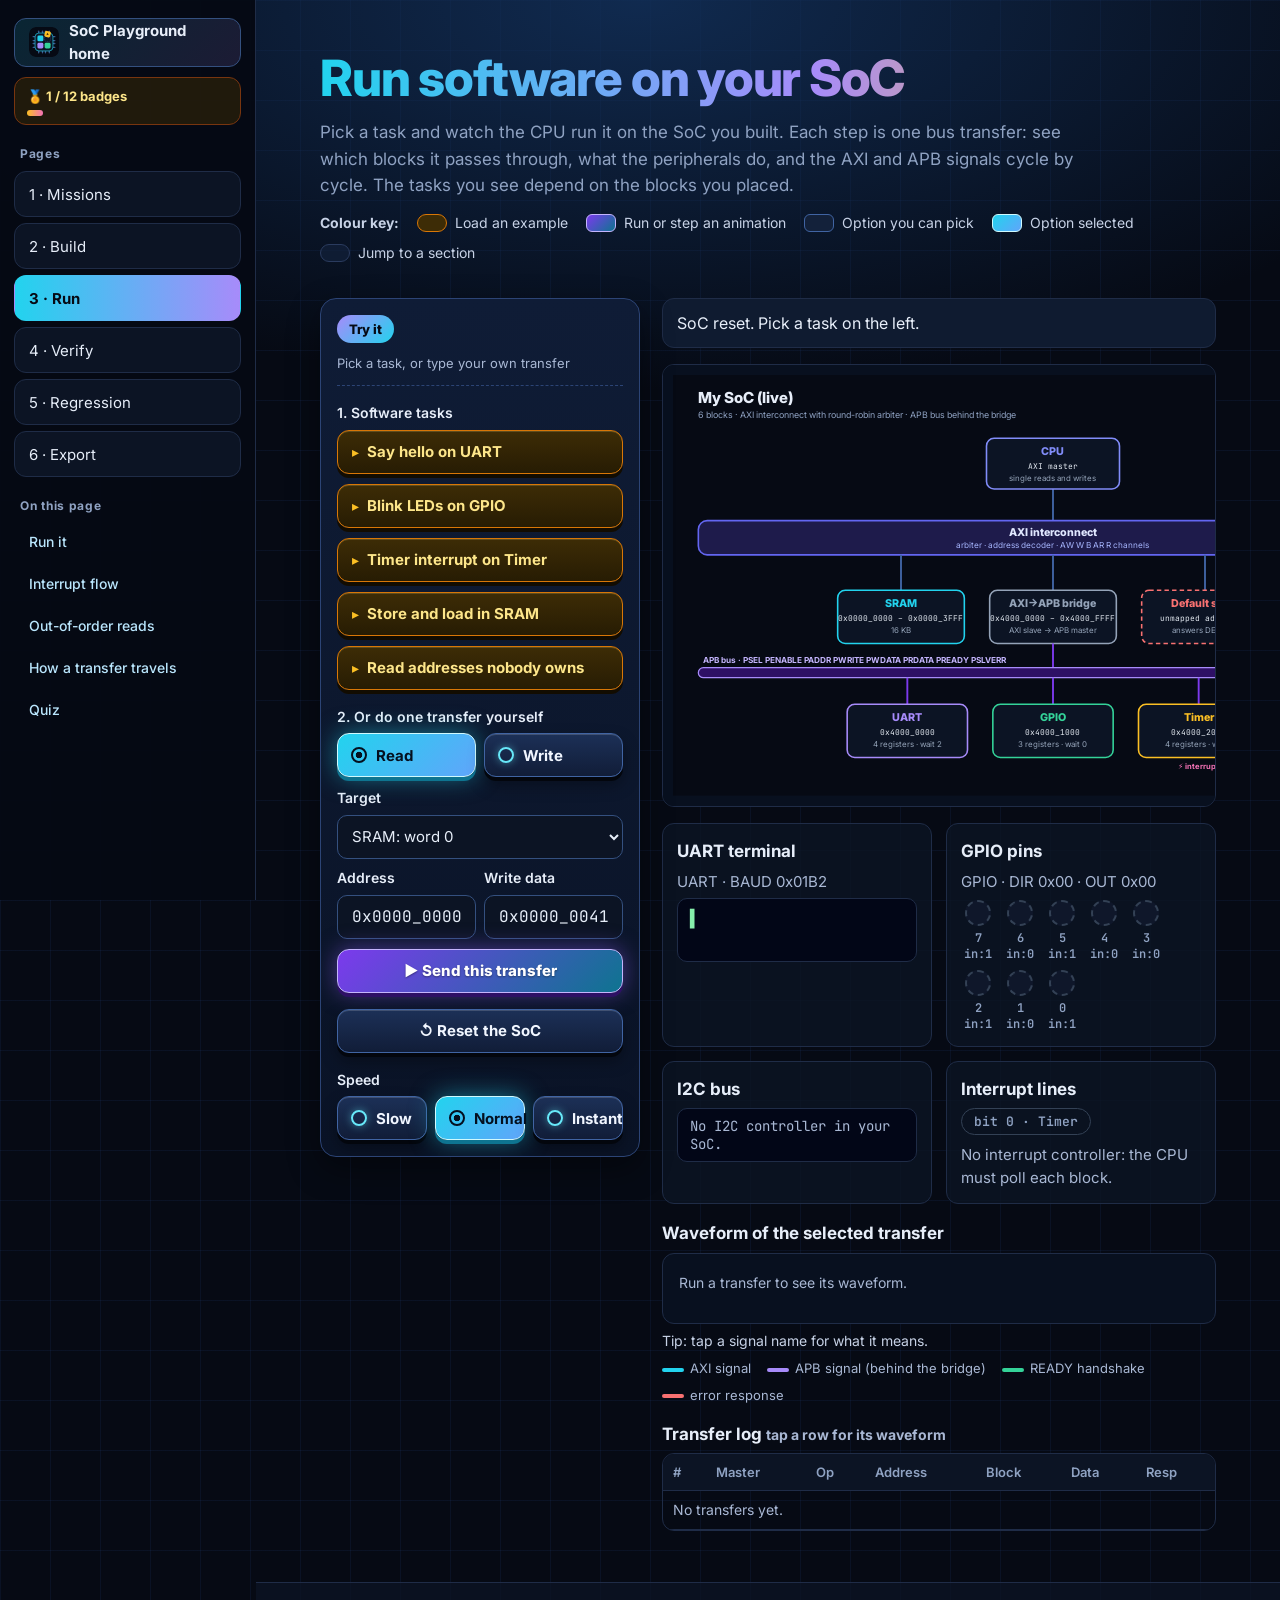
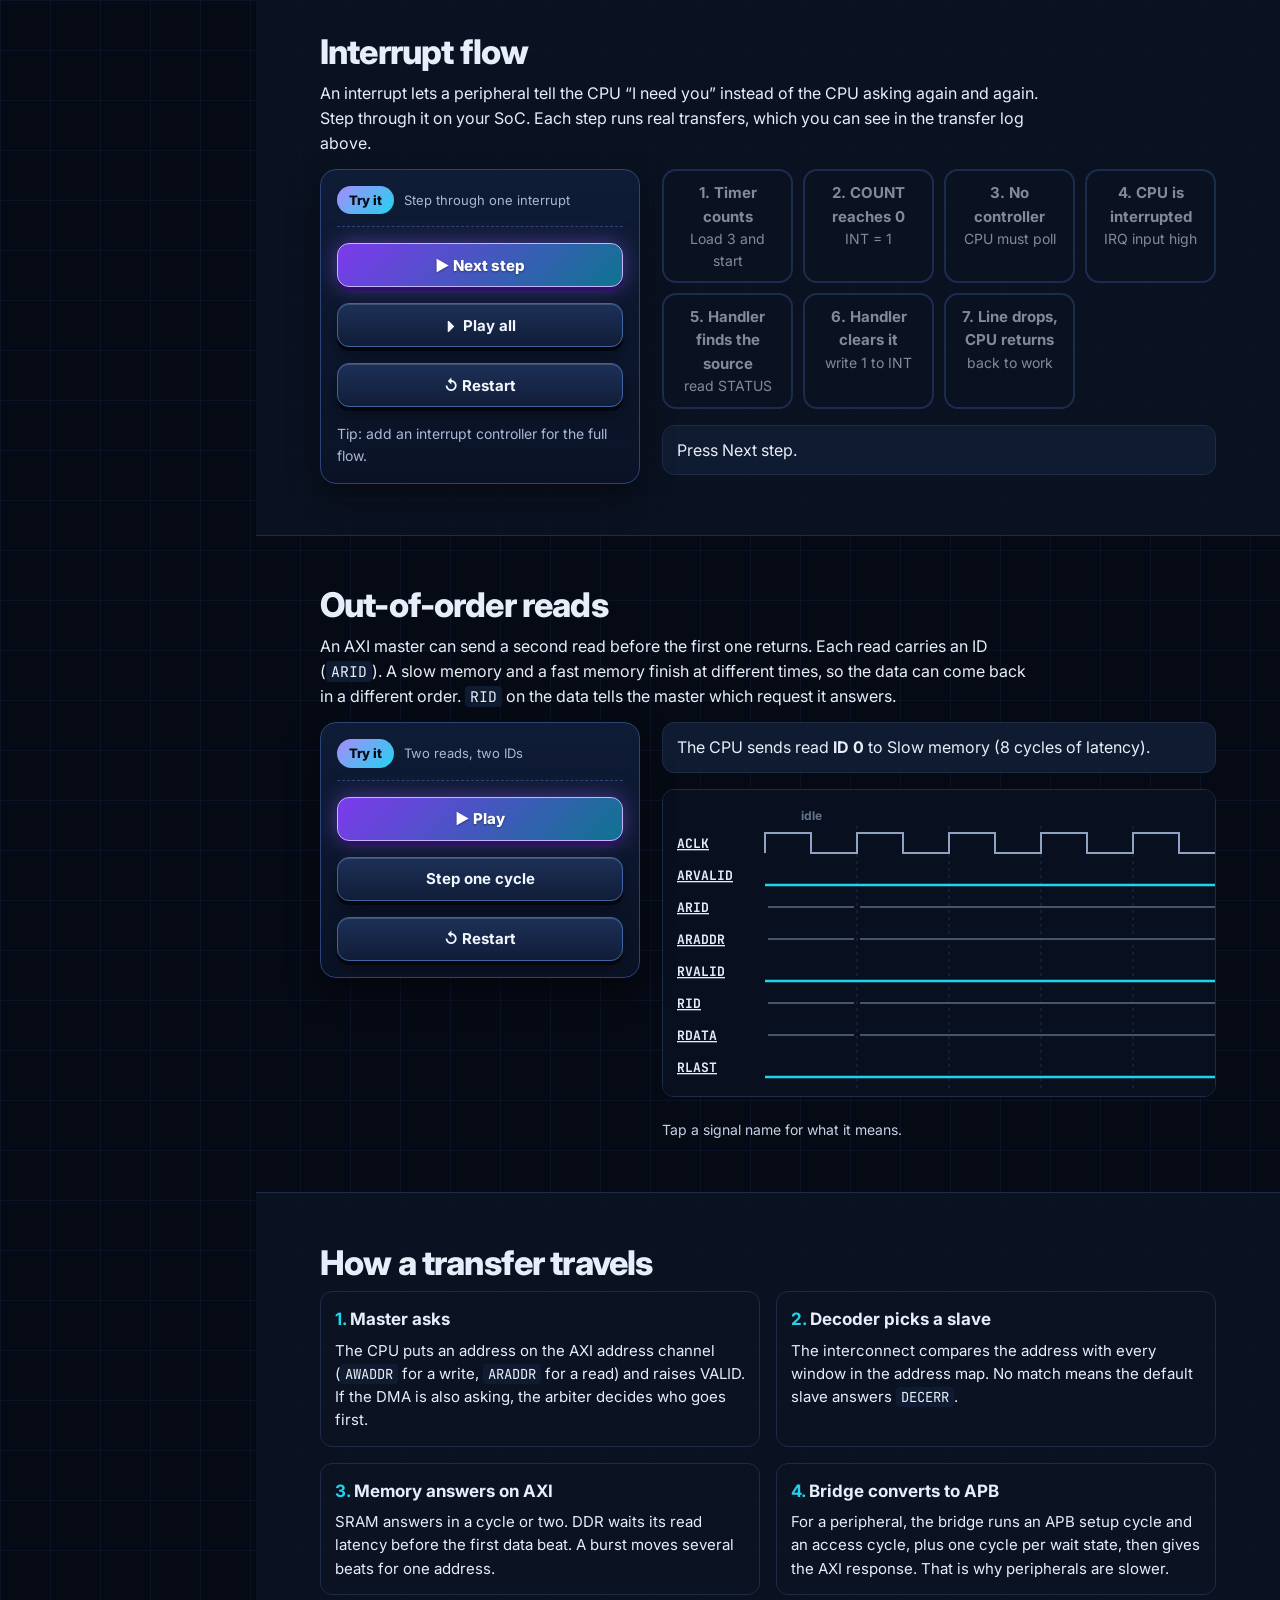
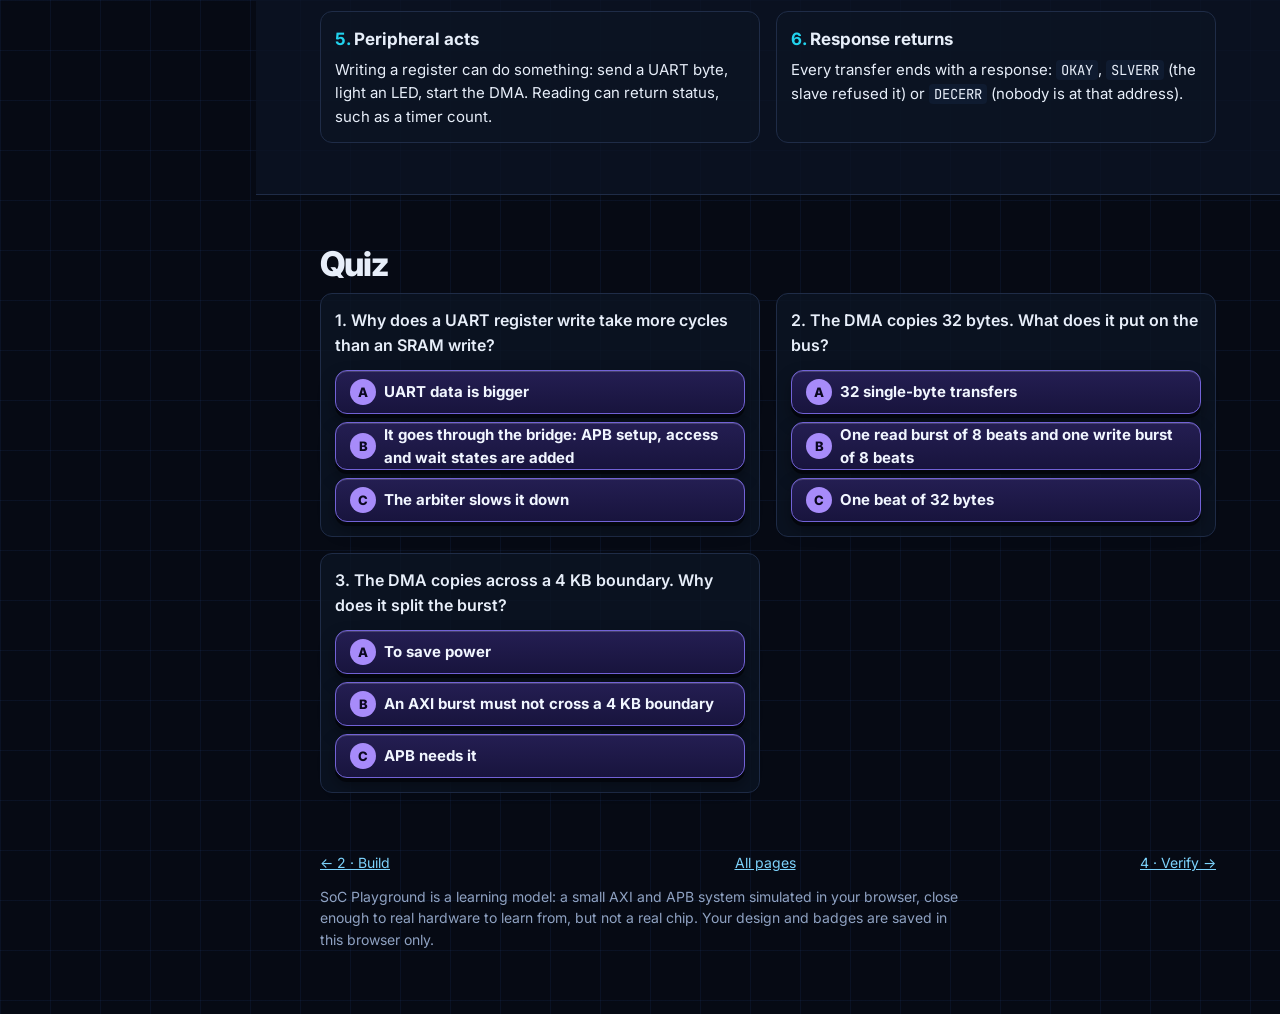
<file: run.html>
<!DOCTYPE html>
<html lang="en">
<head>
<meta charset="utf-8">
<meta name="viewport" content="width=device-width, initial-scale=1">
<meta name="description" content="Run software on your SoC: watch transfers travel the wires, follow an interrupt, see AXI reads return out of order, and read AXI and APB waveforms.">
<title>Run Your SoC</title>
<link rel="icon" type="image/svg+xml" href="soc-playground-icon.svg">
<link rel="preconnect" href="https://fonts.googleapis.com">
<link rel="preconnect" href="https://fonts.gstatic.com" crossorigin>
<link href="https://fonts.googleapis.com/css2?family=Inter:wght@400;500;600;700;800&amp;family=JetBrains+Mono:wght@400;600;800&amp;display=swap" rel="stylesheet">
<link rel="stylesheet" href="series.css?v=20261123c">

</head>
<body>
<nav class="series" aria-label="SoC Playground pages"><a class="home" href="index.html"><img src="soc-playground-icon.svg" alt="" width="30" height="30"><span>SoC Playground home</span></a><a href="missions.html">1 · Missions</a><a href="build.html">2 · Build</a><a href="run.html" aria-current="page">3 · Run</a><a href="verify.html">4 · Verify</a><a href="regress.html">5 · Regression</a><a href="export.html">6 · Export</a></nav>
<header class="band" style="padding-bottom:12px"><div class="wrap">
<h1>Run software on your SoC</h1>
<p class="lede">Pick a task and watch the CPU run it on the SoC you built. Each step is one bus transfer: see which blocks it passes through, what the peripherals do, and the AXI and APB signals cycle by cycle. The tasks you see depend on the blocks you placed.</p>
<nav class="toc" aria-label="On this page"><a href="#lab">Run it</a><a href="#irqflow">Interrupt flow</a><a href="#ooo">Out-of-order reads</a><a href="#how">How a transfer travels</a><a href="#quiz">Quiz</a></nav>
<div class="key"><b>Colour key:</b><span><i class="k3"></i>Load an example</span><span><i class="k1"></i>Run or step an animation</span><span><i class="k2"></i>Option you can pick</span><span><i class="k2s"></i>Option selected</span><span><i class="k4"></i>Jump to a section</span></div>
</div></header>
<main>
<section class="band" id="lab" style="padding-top:8px"><div class="wrap">
<div id="ban"></div>
<div class="demo">
 <aside class="ctrl" aria-label="Run controls">
  <div class="tryhd"><b>Try it</b><span>Pick a task, or type your own transfer</span></div>
  <div><span class="lab">1. Software tasks</span><div class="stack" id="tasks"></div></div>
  <div><span class="lab">2. Or do one transfer yourself</span>
   <div class="seg" id="rw"><button type="button" class="opt" data-v="0">Read</button><button type="button" class="opt" data-v="1">Write</button></div>
   <label class="lab" for="tg" style="margin-top:10px">Target</label><select id="tg"></select>
   <div class="row2" style="display:grid;grid-template-columns:1fr 1fr;gap:8px;margin-top:8px"><div><label class="lab" for="ad">Address</label><input type="text" id="ad" autocomplete="off"></div><div><label class="lab" for="dt">Write data</label><input type="text" id="dt" value="0x0000_0041" autocomplete="off"></div></div>
   <button type="button" class="act" id="go" style="margin-top:10px;width:100%">▶ Send this transfer</button></div>
  <button type="button" id="rst">↺ Reset the SoC</button>
  <div><span class="lab">Speed</span><div class="seg" id="spd"><button type="button" class="opt" data-v="700">Slow</button><button type="button" class="opt" data-v="300">Normal</button><button type="button" class="opt" data-v="0">Instant</button></div></div>
 </aside>
 <div class="out">
  <div class="verdict" id="now" aria-live="polite">Pick a task on the left.</div>
  <div id="soc"></div>
  <div class="board">
   <div class="card"><h3>UART terminal</h3><div id="uarts"></div></div>
   <div class="card"><h3>GPIO pins</h3><div id="gp"></div></div>
   <div class="card"><h3>I2C bus</h3><div class="i2clog" id="i2c"></div></div>
   <div class="card"><h3>Interrupt lines</h3><div class="irqs" id="irq"></div><p class="hint" id="irqh" style="margin:8px 0 0"></p></div>
  </div>
  <div><h3>Waveform of the selected transfer</h3><p class="hint" id="wcap" style="margin:0 0 6px"></p><div class="wavebox" id="wave"></div><p class="sighelp" id="sh">Tip: tap a signal name for what it means.</p>
   <div class="wlegend" style="margin-top:6px"><span><i style="background:#22d3ee"></i>AXI signal</span><span><i style="background:#a78bfa"></i>APB signal (behind the bridge)</span><span><i style="background:#34d399"></i>READY handshake</span><span><i style="background:#f87171"></i>error response</span></div></div>
  <div><h3>Transfer log <small class="hint">tap a row for its waveform</small></h3><div class="log"><table><thead><tr><th scope="col">#</th><th scope="col">Master</th><th scope="col">Op</th><th scope="col">Address</th><th scope="col">Block</th><th scope="col">Data</th><th scope="col">Resp</th></tr></thead><tbody id="lg"></tbody></table></div></div>
 </div>
</div>
</div></section>

<section class="band alt" id="irqflow"><div class="wrap">
<h2>Interrupt flow</h2>
<p>An interrupt lets a peripheral tell the CPU “I need you” instead of the CPU asking again and again. Step through it on your SoC. Each step runs real transfers, which you can see in the transfer log above.</p>
<div class="demo">
 <aside class="ctrl" aria-label="Interrupt flow controls">
  <div class="tryhd"><b>Try it</b><span>Step through one interrupt</span></div>
  <button type="button" class="act" id="fnext">▶ Next step</button>
  <button type="button" id="fplay">⏵ Play all</button>
  <button type="button" id="frst">↺ Restart</button>
  <p class="hint" id="fneed" style="margin:0"></p>
 </aside>
 <div class="out"><div class="flow" id="flow"></div><div class="verdict" id="fsay" aria-live="polite">Press Next step.</div></div>
</div>
</div></section>

<section class="band" id="ooo"><div class="wrap">
<h2>Out-of-order reads</h2>
<p>An AXI master can send a second read before the first one returns. Each read carries an ID (<code>ARID</code>). A slow memory and a fast memory finish at different times, so the data can come back in a different order. <code>RID</code> on the data tells the master which request it answers.</p>
<div class="demo">
 <aside class="ctrl" aria-label="Out-of-order controls">
  <div class="tryhd"><b>Try it</b><span>Two reads, two IDs</span></div>
  <button type="button" class="act" id="oplay">▶ Play</button>
  <button type="button" id="ostep">Step one cycle</button>
  <button type="button" id="orst">↺ Restart</button>
 </aside>
 <div class="out"><div class="verdict" id="osay" aria-live="polite"></div><div class="wavebox" id="owave"></div><p class="sighelp" id="osh">Tap a signal name for what it means.</p></div>
</div>
</div></section>

<section class="band alt" id="how"><div class="wrap">
<h2>How a transfer travels</h2>
<div class="rules">
 <div><h3>Master asks</h3><p>The CPU puts an address on the AXI address channel (<code>AWADDR</code> for a write, <code>ARADDR</code> for a read) and raises VALID. If the DMA is also asking, the arbiter decides who goes first.</p></div>
 <div><h3>Decoder picks a slave</h3><p>The interconnect compares the address with every window in the address map. No match means the default slave answers <code>DECERR</code>.</p></div>
 <div><h3>Memory answers on AXI</h3><p>SRAM answers in a cycle or two. DDR waits its read latency before the first data beat. A burst moves several beats for one address.</p></div>
 <div><h3>Bridge converts to APB</h3><p>For a peripheral, the bridge runs an APB setup cycle and an access cycle, plus one cycle per wait state, then gives the AXI response. That is why peripherals are slower.</p></div>
 <div><h3>Peripheral acts</h3><p>Writing a register can do something: send a UART byte, light an LED, start the DMA. Reading can return status, such as a timer count.</p></div>
 <div><h3>Response returns</h3><p>Every transfer ends with a response: <code>OKAY</code>, <code>SLVERR</code> (the slave refused it) or <code>DECERR</code> (nobody is at that address).</p></div>
</div>
</div></section>

<section class="band" id="quiz"><div class="wrap">
<h2>Quiz</h2>
<div class="quiz" id="qz"></div>
</div></section>

</main>
<footer class="band" style="padding-top:8px"><div class="wrap">
<p style="display:flex;justify-content:space-between;gap:12px;flex-wrap:wrap;max-width:none"><a href="build.html">← 2 · Build</a><a href="index.html">All pages</a><a href="verify.html">4 · Verify →</a></p>
<p>SoC Playground is a learning model: a small AXI and APB system simulated in your browser, close enough to real hardware to learn from, but not a real chip. Your design and badges are saved in this browser only.</p>
</div></footer>
<script src="common.js?v=20261123c"></script>
<script src="engine.js?v=20261123c"></script>
<script src="extra.js?v=20261123c"></script>
<script src="ui.js?v=20261123c"></script>
<script>
{
const L = LAB, U = SOCUI, T = L.TYPES, $ = id => document.getElementById(id);
const d = L.load(); let S, log, sel, busy = false, rw = 0, speed = 300, timer = null;
U.designBanner($('ban'), d);
const blk = t => d.blocks.find(b => b.t === t), blks = t => d.blocks.filter(b => b.t === t);
const reg = (b, n) => (b.base + L.regsOf(b).find(r => r.n === n).o) >>> 0;
const W = (a, v, why) => ({w: 1, a, d: v >>> 0, why}), R = (a, why) => ({w: 0, a, why});
function freeAxi() { for (const a of [0x60000000, 0x80000000, 0xF0000000]) if (!L.windows(d).some(w => w.side === 'axi' && a >= w.base && a <= w.end)) return a; return 0xFFFFF000; }
function tasks() {
  const o = [], mems = d.blocks.filter(b => T[b.t].k === 'mem'), wm = mems.filter(b => b.t !== 'rom');
  for (const u of blks('uart')) o.push([`Say hello on ${u.name}`, 'TXDATA writes appear in the terminal', [W(reg(u, 'CTRL'), 1, 'enable TX'), ...[...'Hello SoC!'].map(c => W(reg(u, 'TXDATA'), c.charCodeAt(0), `send '${c}'`)), R(reg(u, 'STATUS'), 'TX empty?')]]);
  for (const g of blks('gpio')) o.push([`Blink LEDs on ${g.name}`, 'pins 7..0 as outputs', [W(reg(g, 'DIR'), 0xFF, 'all pins output'), W(reg(g, 'OUT'), 0x55, 'pattern 0101_0101'), W(reg(g, 'OUT'), 0xAA, 'pattern 1010_1010'), W(reg(g, 'DIR'), 0x0F, 'pins 7..4 back to inputs'), R(reg(g, 'IN'), 'read the pins')]]);
  const ic = blk('irq');
  for (const t of blks('timer')) o.push([`Timer interrupt on ${t.name}`, 'count down, raise INT, clear it', [W(reg(t, 'LOAD'), 3, 'start value 3'), ...(ic ? [W(reg(ic, 'ENABLE'), 0xFF, 'enable interrupts')] : []), W(reg(t, 'CTRL'), 1, 'start counting'), R(reg(t, 'COUNT'), 'COUNT'), R(reg(t, 'COUNT'), 'COUNT'), R(reg(t, 'INT'), 'INT is 1'), ...(ic ? [R(reg(ic, 'STATUS'), 'which interrupt?')] : []), W(reg(t, 'INT'), 1, 'write 1 to clear'), W(reg(t, 'CTRL'), 0, 'stop')]]);
  const wd = blk('wdt'); if (wd) o.push(['Watchdog: kick, then let it bite', 'the flag sets when nobody kicks', [W(reg(wd, 'LOAD'), 4, 'timeout 4'), W(reg(wd, 'CTRL'), 1, 'enable'), R(reg(wd, 'COUNT'), 'counting'), W(reg(wd, 'KICK'), 0x5A, 'kick: reload'), R(reg(wd, 'COUNT'), 'reloaded'), R(reg(wd, 'COUNT'), 'no more kicks…'), R(reg(wd, 'COUNT'), '…'), R(reg(wd, 'FLAG'), 'FLAG = 1: watchdog bit'), W(reg(wd, 'CTRL'), 0, 'disable'), W(reg(wd, 'FLAG'), 1, 'clear')]]);
  const i2 = blk('i2c'); if (i2) o.push(['Send two bytes on I2C', 'to target 0x50', [W(reg(i2, 'CTRL'), 1, 'enable'), W(reg(i2, 'ADDR'), 0x50, 'target 0x50'), W(reg(i2, 'TXDATA'), 0x3C, 'send 0x3C'), W(reg(i2, 'TXDATA'), 0x7E, 'send 0x7E'), R(reg(i2, 'STATUS'), 'done'), W(reg(i2, 'STATUS'), 1, 'clear done')]]);
  const dm = blk('dma');
  if (dm && blk('bridge') && wm.length) {
    const src = mems.find(b => b.t === 'rom') || wm[0], dst = wm[wm.length - 1];
    const sa = src.base, da = dst.base + (src === dst ? 0x800 : 0x100);
    const fill = src.t === 'rom' ? [] : Array.from({length: 8}, (_, k) => W(sa + 4 * k, 0xCAFE0000 + k, 'fill source'));
    o.push([`DMA: copy 8 words ${src.name} → ${dst.name}`, 'one 8-beat read burst, one write burst', [...fill, W(reg(dm, 'SRC'), sa, 'source'), W(reg(dm, 'DST'), da, 'destination'), W(reg(dm, 'LEN'), 32, '32 bytes'), W(reg(dm, 'CTRL'), 1, 'start'), R(reg(dm, 'STATUS'), 'done'), R(da, 'first copied word'), R(da + 28, 'last copied word'), W(reg(dm, 'STATUS'), 1, 'clear')]]);
    const big = wm.filter(b => b.p.size > 4096);
    if (big.length) { const m = big[0], s = m.base + 0xFF0, t = m.base + 0x2FF0; o.push([`DMA across a 4 KB boundary in ${m.name}`, 'the DMA splits each burst at 4 KB', [...Array.from({length: 8}, (_, k) => W(s + 4 * k, 0xB0B00000 + k, 'fill')), W(reg(dm, 'SRC'), s, 'source near 4 KB edge'), W(reg(dm, 'DST'), t, 'destination'), W(reg(dm, 'LEN'), 32, '32 bytes'), W(reg(dm, 'CTRL'), 1, 'start'), R(reg(dm, 'STATUS'), 'done'), W(reg(dm, 'STATUS'), 1, 'clear')]]); }
  }
  const rom = blk('rom'); if (rom) o.push(['Read the boot ROM, then try to write it', 'ROM refuses writes with SLVERR', [R(rom.base, 'first word'), R(rom.base + 4, 'second word'), W(rom.base, 0x12345678, 'try to write'), R(rom.base, 'unchanged')]]);
  if (wm.length) { const m = wm[0]; o.push([`Store and load in ${m.name}`, 'plain memory writes and reads', [W(m.base + 0x10, 0x600DF00D, 'store'), R(m.base + 0x10, 'load'), W(m.base + m.p.size - 4, 0x1A57, 'last word'), R(m.base + m.p.size - 4, 'load last word')]]); }
  const ops = [R(freeAxi(), 'nobody here → DECERR')];
  if (blk('bridge')) for (let i = 15; i >= 0; i--) { const a = L.BRIDGE_BASE + i * 0x1000; if (!d.blocks.some(b => b.base === a && b.t !== 'bridge')) { ops.push(R(a, 'empty APB slot → SLVERR')); break; } }
  o.push(['Read addresses nobody owns', 'see the error responses', ops]);
  return o;
}
const TK = tasks();
$('tasks').innerHTML = TK.map((t, i) => `<button type="button" class="ex" data-i="${i}">${U.esc(t[0])}</button>`).join('') || '<p class="hint">Add blocks on the Build page.</p>';
// manual transfer targets
const opts = [];
for (const b of d.blocks) { if (T[b.t].k === 'mem') opts.push([b.base, `${b.name}: word 0`]); else if (T[b.t].k === 'per' || b.t === 'dma') for (const r of L.regsOf(b)) opts.push([b.base + r.o, `${b.name}.${r.n} (${r.a})`]); }
opts.push([freeAxi(), 'Unmapped address']);
$('tg').innerHTML = opts.map(([a, n]) => `<option value="${a >>> 0}">${U.esc(n)}</option>`).join('');
$('ad').value = L.HA(+$('tg').value);
$('tg').onchange = () => $('ad').value = L.HA(+$('tg').value);
const pick = (id, v) => { for (const b of $(id).children) b.setAttribute('aria-pressed', b.dataset.v === String(v)); };
$('rw').onclick = e => { const b = e.target.closest('.opt'); if (b) { rw = +b.dataset.v; pick('rw', rw); } };
$('spd').onclick = e => { const b = e.target.closest('.opt'); if (b) { speed = +b.dataset.v; pick('spd', speed); } };
pick('rw', 0); pick('spd', 300);
const parseHex = s => { const v = parseInt(String(s).replace(/_/g, '').replace(/^0x/i, ''), 16); return Number.isFinite(v) ? v >>> 0 : null; };

function reset() { clearTimeout(timer); busy = false; S = L.system(d, null); log = []; sel = null; U.finalDiagram($('soc'), d, {noButtons: true, title: 'My SoC (live)'}); board(); table(); showWave(); $('now').className = 'verdict'; $('now').textContent = 'SoC reset. Pick a task on the left.'; }
function exec(op) {
  const before = S.out.dma.length, r = S.access(op.w, op.a, op.d);
  const e = {master: 'CPU', w: op.w, a: op.a, d: op.d, rdata: r.rdata, resp: r.resp, tgt: r.tgt, side: r.side, apb: r.apb, lat: r.lat, why: op.why};
  log.push(e);
  for (const x of S.out.dma.slice(before)) for (const [w, a, tgt] of [[0, x.src, x.srcT], [1, x.dst, x.dstT]]) log.push({master: 'DMA', w, a, beats: x.n, data: x.data || [], resp: x.err ? 'SLVERR' : (w ? x.resp : 'OKAY'), tgt, side: 'mem', lat: w ? 0 : x.lat, why: `${w ? 'write' : 'read'} burst, ${x.n} beat${x.n > 1 ? 's' : ''}`});
  return e;
}
function show(e) {
  sel = log.length - 1;
  $('soc')._speed = Math.max(500, speed * 1.6);
  if (speed) U.pulse($('soc'), log[log.length - 1].master === 'DMA' ? log[log.length - 1] : e, d);
  const nm = L.nameOf(d, e.a), bad = e.resp !== 'OKAY';
  $('now').className = 'verdict' + (bad ? ' bad' : ' good');
  $('now').innerHTML = `<strong>${e.w ? 'WRITE' : 'READ'} ${L.HA(e.a)}</strong> → ${U.esc(nm)} · ${e.w ? 'data ' + L.H(e.d) : 'read ' + L.H(e.rdata)} · <strong>${e.resp}</strong><br><span class="hint">${U.esc(e.why || '')}${log[sel].master === 'DMA' ? '' : ''}</span>`;
  board(); table(); showWave();
}
function runOps(ops, name) {
  if (busy) return; busy = true; let i = 0;
  const step = () => {
    if (i >= ops.length) { busy = false; if (/^Say hello/.test(name)) L.progress.mark('uart-hello'); if (/4 KB/.test(name)) L.progress.mark('dma4k'); $('now').insertAdjacentHTML('beforeend', `<br><b style="color:#86efac">✓ ${U.esc(name)}: done in ${ops.length} CPU transfers.</b>`); return; }
    show(exec(ops[i++]));
    if (speed) timer = setTimeout(step, Math.max(speed, 900 * speed / 300)); else step();
  };
  step();
}
$('tasks').onclick = e => { const b = e.target.closest('[data-i]'); if (b) { const t = TK[+b.dataset.i]; runOps(t[2], t[0]); } };
$('go').onclick = () => { if (busy) return; const a = parseHex($('ad').value), v = parseHex($('dt').value); if (a == null || a % 4) { $('now').className = 'verdict bad'; $('now').innerHTML = '<strong>Type a word-aligned hex address</strong>, such as 0x4000_0008.'; return; } show(exec({w: rw, a, d: v || 0, why: 'your transfer'})); };
$('rst').onclick = reset;
function board() {
  const us = blks('uart');
  $('uarts').innerHTML = us.length ? us.map(u => `<p class="hint" style="margin:0 0 4px">${U.esc(u.name)} · BAUD ${L.H(S.st[u.id].r.BAUD, 4)}</p><div class="term" aria-label="${U.esc(u.name)} output">${U.esc(String.fromCharCode(...S.out.uart[u.id]))}</div>`).join('') : '<p class="hint">No UART in your SoC.</p>';
  const gs = blks('gpio');
  $('gp').innerHTML = gs.length ? gs.map(g => { const r = S.st[g.id].r; return `<p class="hint" style="margin:0 0 6px">${U.esc(g.name)} · DIR ${L.H(r.DIR, 2)} · OUT ${L.H(r.OUT, 2)}</p><div class="leds">${[7, 6, 5, 4, 3, 2, 1, 0].map(k => { const out = r.DIR >> k & 1, lv = out ? r.OUT >> k & 1 : 0xA5 >> k & 1; return `<div class="led ${out ? 'out' : 'in'}${out && lv ? ' on' : ''}"><span></span>${k}<br>${out ? 'out' : 'in:' + lv}</div>`; }).join('')}</div>`; }).join('') : '<p class="hint">No GPIO in your SoC.</p>';
  $('i2c').innerHTML = blk('i2c') ? (S.out.i2c.length ? S.out.i2c.map(x => x.en ? `<span>S 0x${x.addr.toString(16).toUpperCase().padStart(2, '0')}+W <b style="color:#86efac">ACK</b> 0x${x.data.toString(16).toUpperCase().padStart(2, '0')} <b style="color:#86efac">ACK</b> P</span>` : '<span style="color:#fca5a5">byte ignored: CTRL.enable is 0</span>').join('') : '<span class="hint">idle</span>') : '<span class="hint">No I2C controller in your SoC.</span>';
  const lines = S.irqLines(), en = blk('irq') ? S.st[blk('irq').id].r.ENABLE : null;
  $('irq').innerHTML = S.srcs.length ? S.srcs.map((s, k) => `<span class="${lines[k] ? 'on' : ''}">bit ${k} · ${U.esc(s.name)}</span>`).join('') : '<span>none</span>';
  $('irqh').textContent = !S.srcs.length ? 'Timer, watchdog, I2C and DMA raise interrupts.' : blk('irq') ? `Interrupt controller ENABLE = ${L.H(en, 2)}; the CPU sees STATUS = PENDING AND ENABLE.` : 'No interrupt controller: the CPU must poll each block.';
}
function table() {
  $('lg').innerHTML = log.map((e, i) => `<tr data-i="${i}"${i === sel ? ' class="sel"' : ''}><td>${i + 1}</td><td>${e.master}</td><td>${e.w ? 'WRITE' : 'READ'}${e.beats > 1 ? ' ×' + e.beats : ''}</td><td class="mono">${L.HA(e.a)}</td><td>${U.esc(L.nameOf(d, e.a))}</td><td class="mono">${e.beats ? (e.data.length ? L.H(e.data[0]) + (e.beats > 1 ? '…' : '') : '') : L.H(e.w ? e.d : e.rdata)}</td><td class="${e.resp === 'OKAY' ? 'ok' : 'bad'}">${e.resp}</td></tr>`).join('') || '<tr><td colspan="7" class="hint">No transfers yet.</td></tr>';
  const r = $('lg').querySelector('tr.sel'), box = $('lg').closest('.log'); if (r && box) { const top = r.offsetTop - box.clientHeight + r.offsetHeight + 40; if (top > box.scrollTop) box.scrollTop = top; }
}
$('lg').onclick = e => { const r = e.target.closest('tr[data-i]'); if (!r) return; sel = +r.dataset.i; U.pulse($('soc'), log[sel], d); table(); showWave(); };
U.sigHelp($('wave'), $('sh'));
function showWave() {
  if (sel == null) { $('wave').innerHTML = '<p class="hint" style="padding:10px">Run a transfer to see its waveform.</p>'; $('wcap').textContent = ''; return; }
  const e = log[sel];
  L.wave($('wave'), L.cycles(e), {label: 'Waveform of transfer ' + (sel + 1)});
  $('wcap').textContent = e.beats ? `DMA ${e.w ? 'write' : 'read'} burst of ${e.beats} beat${e.beats > 1 ? 's' : ''} (AxLEN = ${e.beats - 1})${e.lat ? `, ${e.lat} cycles of read latency first` : ''}.` : e.apb ? `Through the bridge: AXI request, then APB setup, ${e.apb.wait} wait state${e.apb.wait === 1 ? '' : 's'}, access, then the AXI response.` : e.side === 'mem' ? `Straight to memory on AXI${e.lat ? ` with ${e.lat} wait or latency cycle${e.lat > 1 ? 's' : ''}` : ''}.` : 'No slave owns this address, so the default slave answers with an error.';
}
reset();
/* ---------- interrupt flow ---------- */
const tm = blk('timer'), icx = blk('irq');
const FLOW = !tm ? [] : [
  ['Timer counts', 'Load 3 and start', `The CPU writes LOAD = 3 and CTRL = 1. In this model COUNT drops by one on every bus transfer (a real timer counts clock cycles).`, [W(reg(tm, 'LOAD'), 3, 'load 3'), W(reg(tm, 'CTRL'), 1, 'start'), ...(icx ? [W(reg(icx, 'ENABLE'), 0xFF, 'enable interrupts')] : [])]],
  ['COUNT reaches 0', 'INT = 1', 'When COUNT reaches 0 the timer sets its INT flag. The interrupt line from the timer goes high.', [R(reg(tm, 'COUNT'), 'COUNT'), R(reg(tm, 'COUNT'), 'COUNT going down'), R(reg(tm, 'INT'), 'INT is now 1')]],
  ...(icx ? [['Controller collects', 'PENDING bit set', `The interrupt controller sees the line on bit ${S.srcs.indexOf(tm)}. PENDING shows it; ENABLE decides if the CPU should be told.`, [R(reg(icx, 'PENDING'), 'which lines are high')]]] : [['No controller', 'CPU must poll', 'Without an interrupt controller the CPU has no interrupt input, so it has to read INT again and again. Add an interrupt controller on the Build page to see the full flow.', []]]),
  ['CPU is interrupted', 'IRQ input high', 'The CPU finishes its current instruction, saves where it was, and jumps to the interrupt handler.', []],
  ['Handler finds the source', 'read STATUS', icx ? 'The handler reads STATUS = PENDING AND ENABLE to find which block interrupted.' : 'The handler reads the timer’s INT register.', [icx ? R(reg(icx, 'STATUS'), 'who interrupted?') : R(reg(tm, 'INT'), 'timer?')]],
  ['Handler clears it', 'write 1 to INT', 'INT is write-1-to-clear: writing 1 clears it. Forgetting this is a classic bug: the CPU gets interrupted again forever.', [W(reg(tm, 'INT'), 1, 'clear INT'), W(reg(tm, 'CTRL'), 0, 'stop timer')]],
  ['Line drops, CPU returns', 'back to work', 'The line is low again and the CPU returns to what it was doing.', [icx ? R(reg(icx, 'STATUS'), 'nothing pending') : R(reg(tm, 'INT'), 'INT = 0')]]
];
let fi = 0, fplay = null;
function flowDraw() {
  $('flow').innerHTML = FLOW.map((f, i) => `<div class="${i === fi - 1 ? 'on' : i < fi - 1 ? 'past' : ''}"><b>${i + 1}. ${f[0]}</b>${f[1]}</div>`).join('') || '<p class="hint">Add a timer on the Build page to try this.</p>';
  $('fneed').textContent = tm ? (icx ? 'Uses your timer and interrupt controller.' : 'Tip: add an interrupt controller for the full flow.') : 'Needs a timer.';
}
function flowNext() {
  if (!FLOW.length) return;
  if (fi >= FLOW.length) { clearInterval(fplay); return; }
  const f = FLOW[fi++]; for (const op of f[3]) show(exec(op));
  const lines = S.irqLines(), on = lines.some(x => x);
  $('fsay').className = 'verdict' + (fi === FLOW.length ? ' good' : '');
  $('fsay').innerHTML = `<strong>Step ${fi}: ${f[0]}</strong><br>${f[2]}<br><span class="hint">Interrupt lines now: ${S.srcs.map((s, k) => `${U.esc(s.name)}=${lines[k]}`).join(', ') || 'none'}${on ? ' ⚡' : ''}</span>`;
  flowDraw();
  if (fi === FLOW.length) { clearInterval(fplay); L.progress.mark('irq-flow'); }
}
$('fnext').onclick = flowNext;
$('fplay').onclick = () => { clearInterval(fplay); if (fi >= FLOW.length) { fi = 0; } fplay = setInterval(flowNext, 1600); flowNext(); };
$('frst').onclick = () => { clearInterval(fplay); fi = 0; $('fsay').className = 'verdict'; $('fsay').textContent = 'Press Next step.'; flowDraw(); };
flowDraw();

/* ---------- out-of-order reads ---------- */
const slow = blk('ddr') || {name: 'Slow memory', base: 0x20000000, p: {lat: 8}}, fast = blk('sram') || {name: 'Fast memory', base: 0x00000000, p: {wait: 0}};
const LAT = slow.p.lat || 8;
function oooCycles() {
  const C = [], z = () => ({ARVALID: 0, ARREADY: 0, ARID: null, ARADDR: null, RVALID: 0, RID: null, RDATA: null, RLAST: 0, ph: ''});
  const a0 = slow.base + 0x40, a1 = fast.base + 0x80;
  let c = z(); c.ph = 'idle'; C.push(c);
  c = z(); Object.assign(c, {ARVALID: 1, ARREADY: 1, ARID: 0, ARADDR: a0, ph: 'AR id 0'}); C.push(c);
  c = z(); Object.assign(c, {ARVALID: 1, ARREADY: 1, ARID: 1, ARADDR: a1, ph: 'AR id 1'}); C.push(c);
  c = z(); Object.assign(c, {RVALID: 1, RID: 1, RDATA: 0xFA570001, RLAST: 1, ph: 'R id 1'}); C.push(c);
  for (let i = 0; i < LAT - 2; i++) { c = z(); c.ph = 'waiting'; C.push(c); }
  c = z(); Object.assign(c, {RVALID: 1, RID: 0, RDATA: 0x510E0000, RLAST: 1, ph: 'R id 0'}); C.push(c);
  c = z(); c.ph = 'idle'; C.push(c);
  return C;
}
const OC = oooCycles(); let oi = 3, otimer = null;
function oDraw() {
  const C = OC.slice(0, oi).concat(OC.slice(oi).map(() => ({ph: ''})));
  L.wave($('owave'), {rows: ['ACLK', 'ARVALID', 'ARID', 'ARADDR', 'RVALID', 'RID', 'RDATA', 'RLAST'], C}, {label: 'Out-of-order read waveform'});
  const last = OC[oi - 1];
  const say = oi <= 2 ? `The CPU sends read <b>ID 0</b> to ${U.esc(slow.name)} (${LAT} cycles of latency).` : oi === 3 ? `Without waiting, it sends read <b>ID 1</b> to ${U.esc(fast.name)}.` : last.RID === 1 ? `<b>ID 1 comes back first</b>, because ${U.esc(fast.name)} is fast. RID = 1 tells the CPU this is the second request's data.` : (last.RID === 0 || oi >= OC.length) ? `<b>ID 0 arrives last</b>. The CPU matches it by RID = 0. Reads with different IDs may complete out of order; reads with the same ID must stay in order.` : `${U.esc(slow.name)} is still working on ID 0…`;
  $('osay').className = 'verdict' + (oi >= OC.length ? ' good' : ''); $('osay').innerHTML = say;
  if (oi >= OC.length) { clearInterval(otimer); L.progress.mark('ooo'); }
}
$('ostep').onclick = () => { if (oi < OC.length) { oi++; oDraw(); } };
$('oplay').onclick = () => { clearInterval(otimer); if (oi >= OC.length) oi = 1; otimer = setInterval(() => { if (oi < OC.length) { oi++; oDraw(); } else clearInterval(otimer); }, 600); };
$('orst').onclick = () => { clearInterval(otimer); oi = 1; oDraw(); };
oi = 1; oDraw(); U.sigHelp($('owave'), $('osh'));
UI.quiz($('qz'), [
 ['Why does a UART register write take more cycles than an SRAM write?', ['UART data is bigger', 'It goes through the bridge: APB setup, access and wait states are added', 'The arbiter slows it down'], 1, 'The bridge converts the AXI transfer into an APB transfer, which needs at least two cycles plus the slave’s wait states.'],
 ['The DMA copies 32 bytes. What does it put on the bus?', ['32 single-byte transfers', 'One read burst of 8 beats and one write burst of 8 beats', 'One beat of 32 bytes'], 1, 'The bus is 32 bits wide, so 32 bytes is 8 beats. The DMA reads them as one burst and writes them as another.'],
 ['The DMA copies across a 4 KB boundary. Why does it split the burst?', ['To save power', 'An AXI burst must not cross a 4 KB boundary', 'APB needs it'], 1, 'AXI forbids a burst from crossing a 4 KB address boundary, so the DMA ends one burst at the boundary and starts a new one.']
]);
}
</script>

</body>
</html>
</file>
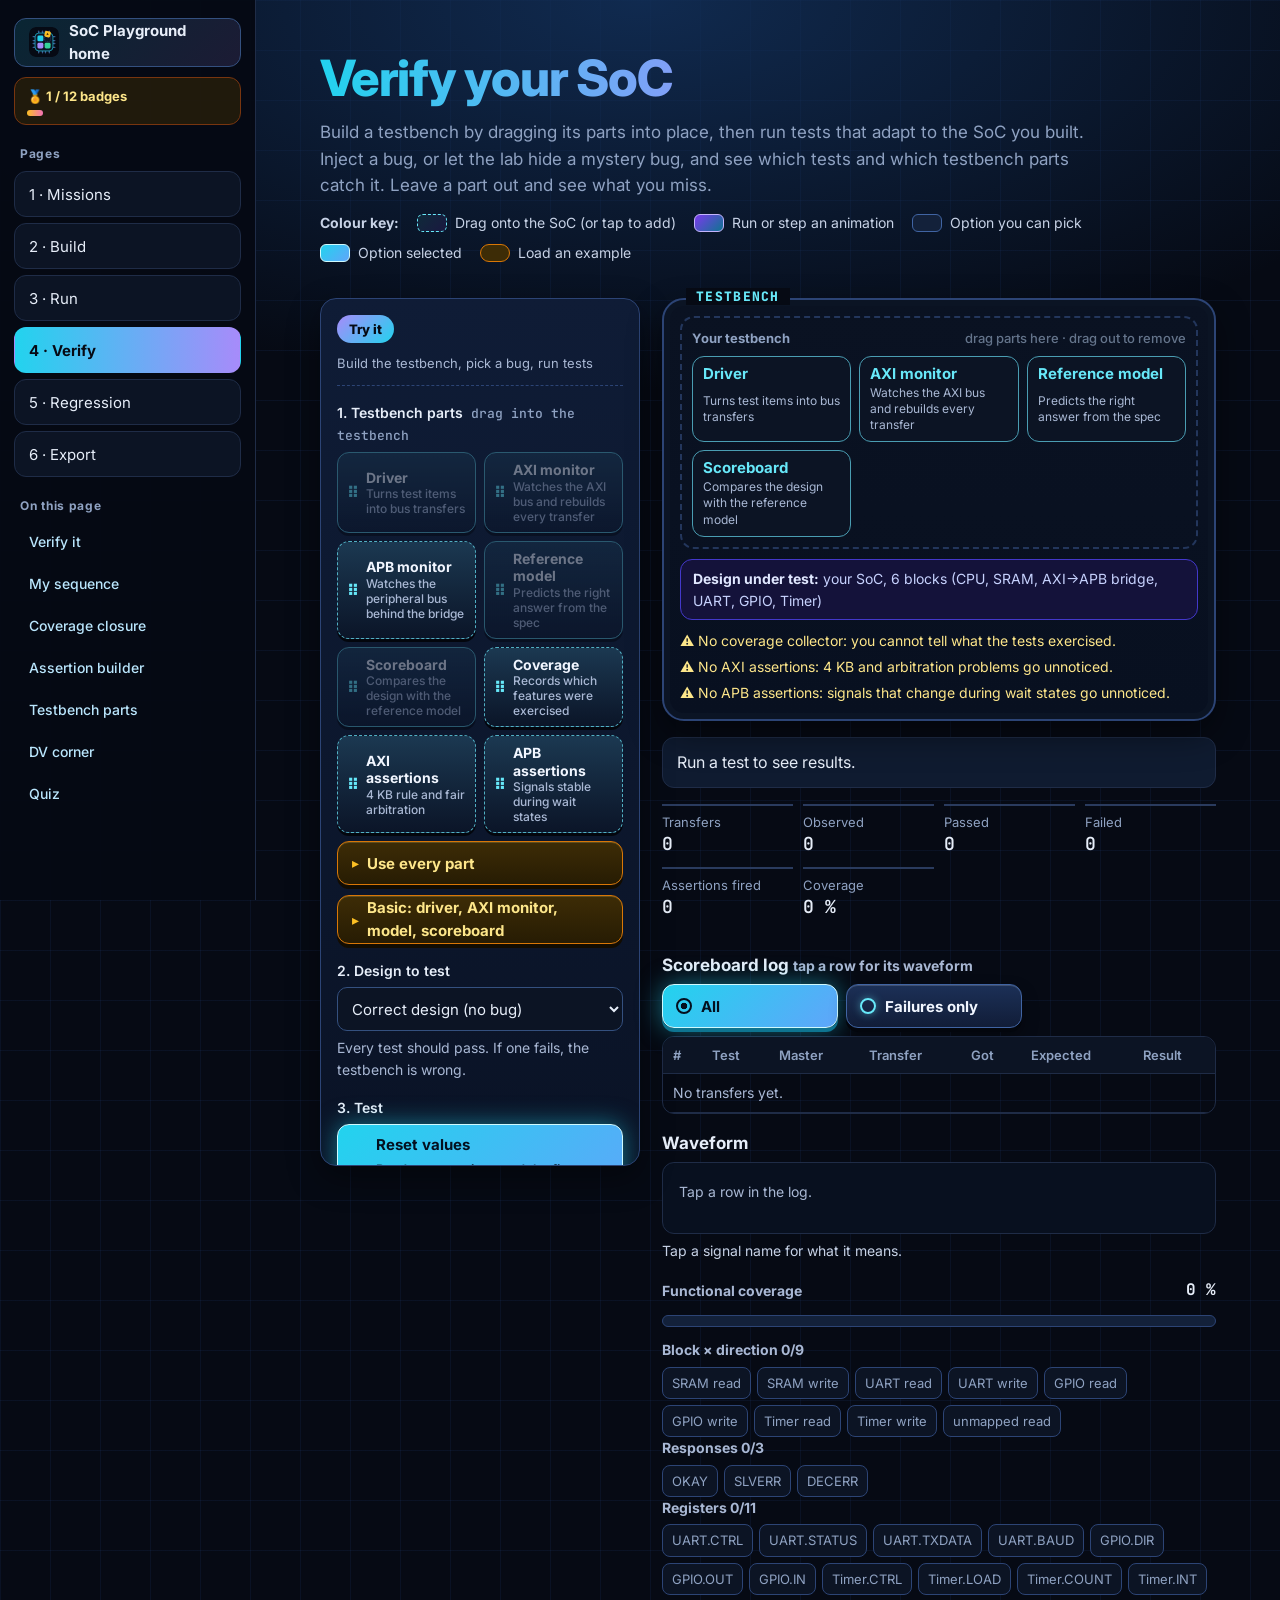
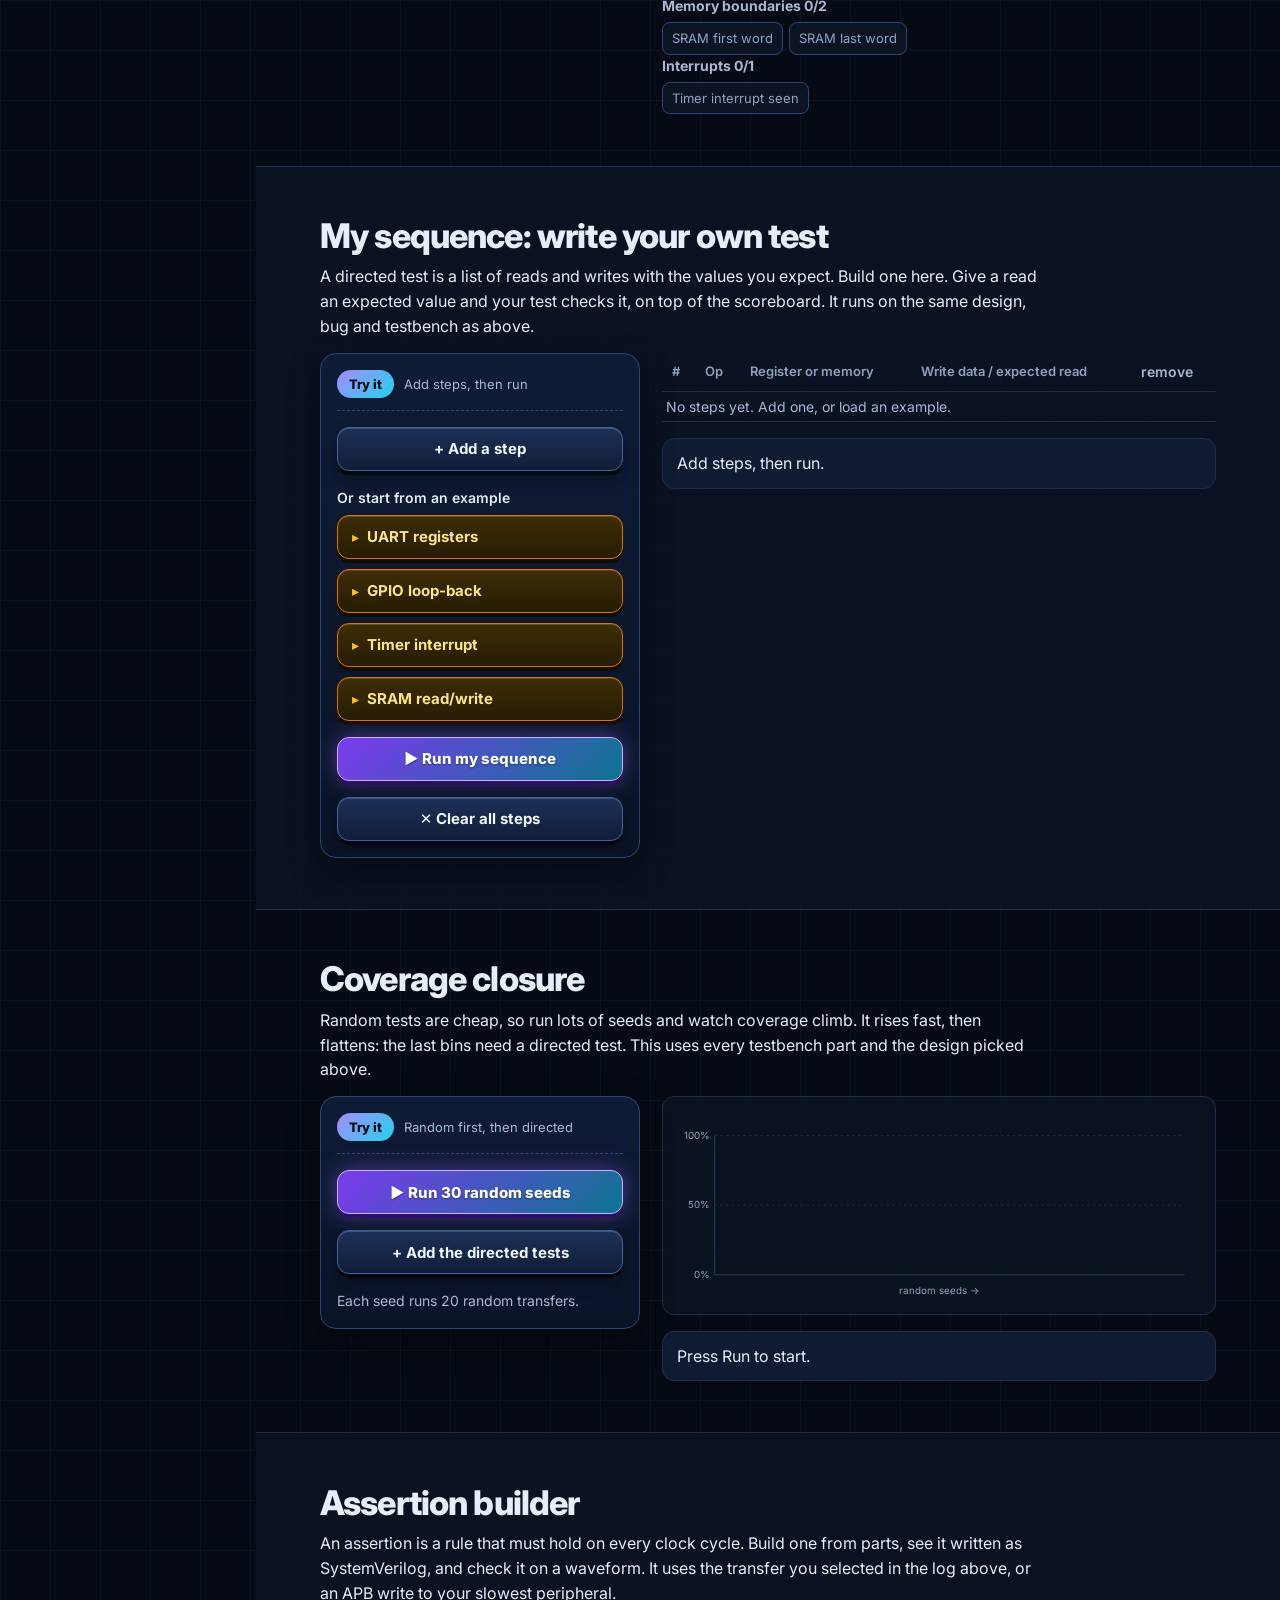
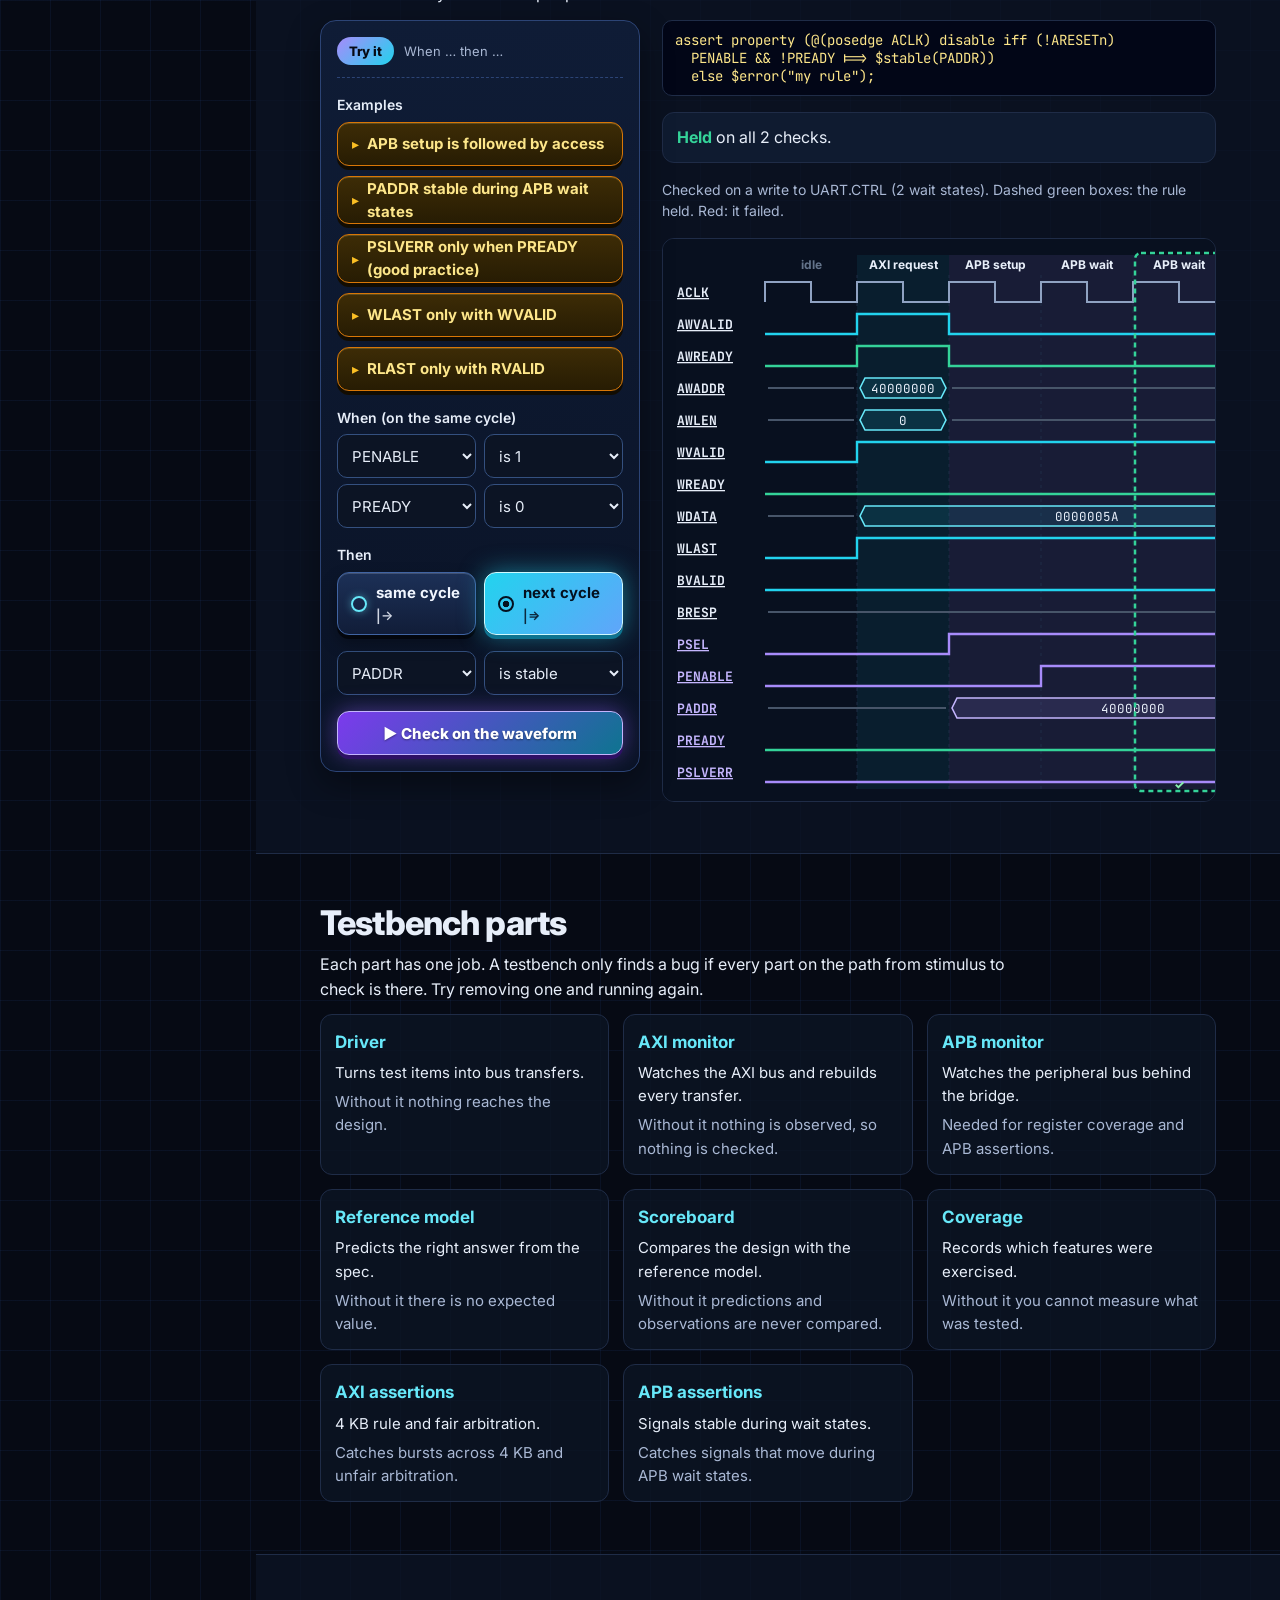
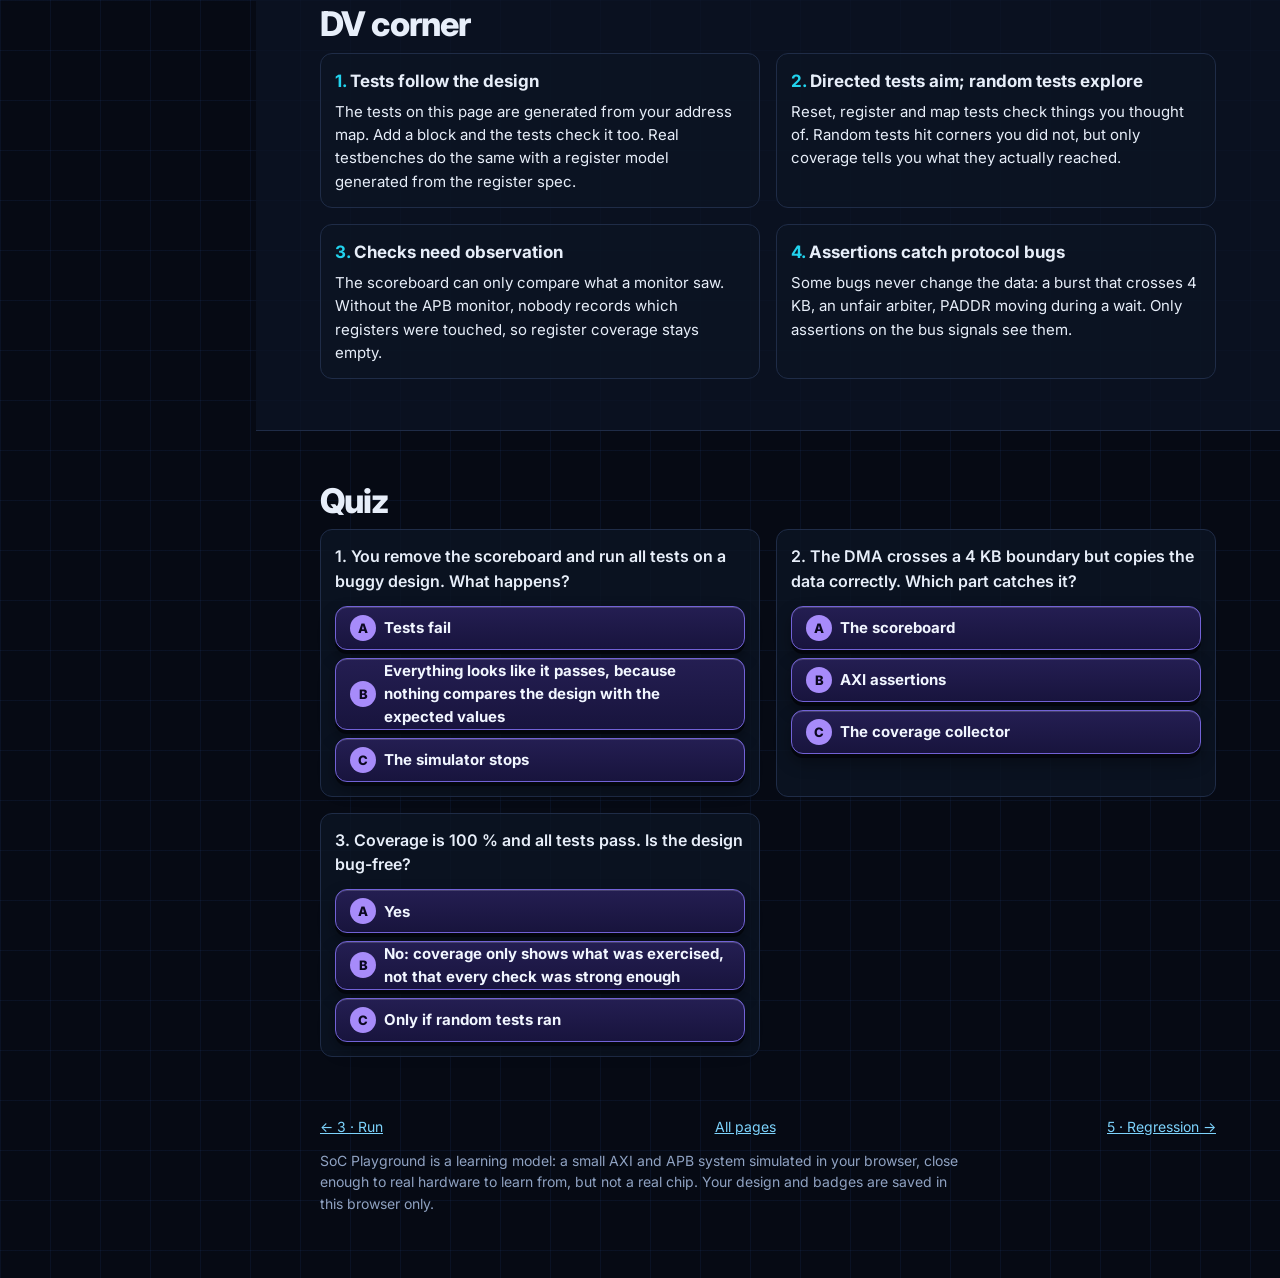
<file: verify.html>
<!DOCTYPE html>
<html lang="en">
<head>
<meta charset="utf-8">
<meta name="viewport" content="width=device-width, initial-scale=1">
<meta name="description" content="Build a testbench by drag and drop, write your own test sequence, close coverage, build assertions and hunt hidden bugs.">
<title>Verify Your SoC</title>
<link rel="icon" type="image/svg+xml" href="soc-playground-icon.svg">
<link rel="preconnect" href="https://fonts.googleapis.com">
<link rel="preconnect" href="https://fonts.gstatic.com" crossorigin>
<link href="https://fonts.googleapis.com/css2?family=Inter:wght@400;500;600;700;800&amp;family=JetBrains+Mono:wght@400;600;800&amp;display=swap" rel="stylesheet">
<link rel="stylesheet" href="series.css?v=20261123c">

</head>
<body>
<nav class="series" aria-label="SoC Playground pages"><a class="home" href="index.html"><img src="soc-playground-icon.svg" alt="" width="30" height="30"><span>SoC Playground home</span></a><a href="missions.html">1 · Missions</a><a href="build.html">2 · Build</a><a href="run.html">3 · Run</a><a href="verify.html" aria-current="page">4 · Verify</a><a href="regress.html">5 · Regression</a><a href="export.html">6 · Export</a></nav>
<header class="band" style="padding-bottom:12px"><div class="wrap">
<h1>Verify your SoC</h1>
<p class="lede">Build a testbench by dragging its parts into place, then run tests that adapt to the SoC you built. Inject a bug, or let the lab hide a mystery bug, and see which tests and which testbench parts catch it. Leave a part out and see what you miss.</p>
<nav class="toc" aria-label="On this page"><a href="#lab">Verify it</a><a href="#seq">My sequence</a><a href="#closure">Coverage closure</a><a href="#sva">Assertion builder</a><a href="#parts">Testbench parts</a><a href="#dv">DV corner</a><a href="#quiz">Quiz</a></nav>
<div class="key"><b>Colour key:</b><span><i class="k5"></i>Drag onto the SoC (or tap to add)</span><span><i class="k1"></i>Run or step an animation</span><span><i class="k2"></i>Option you can pick</span><span><i class="k2s"></i>Option selected</span><span><i class="k3"></i>Load an example</span></div>
</div></header>
<main>
<section class="band" id="lab" style="padding-top:8px"><div class="wrap">
<div id="ban"></div><div id="chal"></div>
<div class="demo">
 <aside class="ctrl" aria-label="Verification controls">
  <div class="tryhd"><b>Try it</b><span>Build the testbench, pick a bug, run tests</span></div>
  <div><span class="lab">1. Testbench parts <small>drag into the testbench</small></span><div class="pgrid" id="tbpal"></div>
   <div class="stack" style="margin-top:8px"><button type="button" class="ex" id="tbfull">Use every part</button><button type="button" class="ex" id="tbmin">Basic: driver, AXI monitor, model, scoreboard</button></div></div>
  <div><label class="lab" for="bug">2. Design to test</label><select id="bug"></select><p class="hint" id="bugd" style="margin:6px 0 0"></p></div>
  <div><span class="lab">3. Test</span><div class="stack" id="tests"></div></div>
  <div id="rbox"><span class="lab">Random: transfers and seed</span><div class="seg" id="rn"><button type="button" class="opt" data-v="20">20</button><button type="button" class="opt" data-v="100">100</button><button type="button" class="opt" data-v="500">500</button></div>
   <div class="step" style="margin-top:8px"><button type="button" class="stp" id="sm" aria-label="Previous seed">−</button><input type="text" id="seed" aria-label="Random seed" autocomplete="off"><button type="button" class="stp" id="sp" aria-label="Next seed">+</button></div></div>
  <button type="button" class="act" id="run">▶ Run this test</button>
  <button type="button" id="runall">Run every test</button>
  <button type="button" id="clr">↺ Clear results</button>
 </aside>
 <div class="out">
  <div class="chip2"><span class="tag">TESTBENCH</span>
   <div class="zone" data-zone="tb"><h4>Your testbench<span>drag parts here · drag out to remove</span></h4><div class="tbzone" id="tbz"></div></div>
   <div class="dutbox" id="dut"></div>
   <div class="tbwarn" id="tbw"></div>
  </div>
  <div class="verdict" id="vd" aria-live="polite">Run a test to see results.</div>
  <div class="stats" id="st"></div>
  <div id="myst"></div>
  <div><h3>Scoreboard log <small class="hint">tap a row for its waveform</small></h3>
   <div class="seg" id="flt" style="max-width:360px;margin-bottom:8px"><button type="button" class="opt" data-v="all">All</button><button type="button" class="opt" data-v="bad">Failures only</button></div>
   <div class="log"><table><thead><tr><th scope="col">#</th><th scope="col">Test</th><th scope="col">Master</th><th scope="col">Transfer</th><th scope="col">Got</th><th scope="col">Expected</th><th scope="col">Result</th></tr></thead><tbody id="lg"></tbody></table></div></div>
  <div><h3>Waveform</h3><p class="hint" id="wcap" style="margin:0 0 6px"></p><div class="wavebox" id="wave"></div><p class="sighelp" id="sh">Tap a signal name for what it means.</p></div>
  <div class="cov"><div style="display:flex;justify-content:space-between;align-items:center;gap:10px"><h3 style="margin:0">Functional coverage</h3><strong class="mono" id="cp">0 %</strong></div><div class="meter"><i id="cm" style="width:0"></i></div><div id="cb"></div></div>
 </div>
</div>
<div class="trash" data-zone="trash">🗑 Drop here to remove</div>
</div></section>

<section class="band alt" id="seq"><div class="wrap">
<h2>My sequence: write your own test</h2>
<p>A directed test is a list of reads and writes with the values you expect. Build one here. Give a read an expected value and your test checks it, on top of the scoreboard. It runs on the same design, bug and testbench as above.</p>
<div class="demo">
 <aside class="ctrl" aria-label="Sequence controls">
  <div class="tryhd"><b>Try it</b><span>Add steps, then run</span></div>
  <button type="button" id="sadd">+ Add a step</button>
  <div><span class="lab">Or start from an example</span><div class="stack" id="sex"></div></div>
  <button type="button" class="act" id="srun">▶ Run my sequence</button>
  <button type="button" id="sclr">✕ Clear all steps</button>
 </aside>
 <div class="out">
  <div class="scroll"><table class="seqt"><thead><tr><th scope="col">#</th><th scope="col">Op</th><th scope="col">Register or memory</th><th scope="col">Write data / expected read</th><th scope="col"><span class="hint">remove</span></th></tr></thead><tbody id="sbody"></tbody></table></div>
  <div class="verdict" id="sres" aria-live="polite">Add steps, then run.</div>
  <div class="log" id="slogbox" hidden><table><thead><tr><th scope="col">#</th><th scope="col">Transfer</th><th scope="col">Got</th><th scope="col">Your check</th><th scope="col">Scoreboard</th></tr></thead><tbody id="slog"></tbody></table></div>
 </div>
</div>
</div></section>

<section class="band" id="closure"><div class="wrap">
<h2>Coverage closure</h2>
<p>Random tests are cheap, so run lots of seeds and watch coverage climb. It rises fast, then flattens: the last bins need a directed test. This uses every testbench part and the design picked above.</p>
<div class="demo">
 <aside class="ctrl" aria-label="Coverage closure controls">
  <div class="tryhd"><b>Try it</b><span>Random first, then directed</span></div>
  <button type="button" class="act" id="crun">▶ Run 30 random seeds</button>
  <button type="button" id="cdir" disabled>+ Add the directed tests</button>
  <p class="hint" style="margin:0">Each seed runs 20 random transfers.</p>
 </aside>
 <div class="out"><div class="card chart" id="cchart"></div><div class="verdict" id="csay" aria-live="polite">Press Run to start.</div></div>
</div>
</div></section>

<section class="band alt" id="sva"><div class="wrap">
<h2>Assertion builder</h2>
<p>An assertion is a rule that must hold on every clock cycle. Build one from parts, see it written as SystemVerilog, and check it on a waveform. It uses the transfer you selected in the log above, or an APB write to your slowest peripheral.</p>
<div class="demo">
 <aside class="ctrl" aria-label="Assertion builder">
  <div class="tryhd"><b>Try it</b><span>When … then …</span></div>
  <div><span class="lab">Examples</span><div class="stack" id="aex"></div></div>
  <div><span class="lab">When (on the same cycle)</span><div class="arow"><select id="a1s" aria-label="First signal"></select><select id="a1o" aria-label="First condition"></select></div>
   <div class="arow" style="margin-top:6px"><select id="a2s" aria-label="Second signal"></select><select id="a2o" aria-label="Second condition"></select></div></div>
  <div><span class="lab">Then</span><div class="seg" id="aimp"><button type="button" class="opt big" data-v="|->">same cycle<small>|-&gt;</small></button><button type="button" class="opt big" data-v="|=>">next cycle<small>|=&gt;</small></button></div></div>
  <div class="arow"><select id="cs" aria-label="Signal that must hold"></select><select id="co" aria-label="Condition that must hold"></select></div>
  <button type="button" class="act" id="achk">▶ Check on the waveform</button>
 </aside>
 <div class="out"><div class="sva" id="atxt"></div><div class="verdict" id="ares" aria-live="polite"></div><p class="hint" id="acap" style="margin:0"></p><div class="wavebox" id="awave"></div></div>
</div>
</div></section>

<section class="band" id="parts"><div class="wrap">
<h2>Testbench parts</h2>
<p>Each part has one job. A testbench only finds a bug if every part on the path from stimulus to check is there. Try removing one and running again.</p>
<div class="cards" id="pc"></div>
</div></section>

<section class="band alt" id="dv"><div class="wrap">
<h2>DV corner</h2>
<div class="rules">
 <div><h3>Tests follow the design</h3><p>The tests on this page are generated from your address map. Add a block and the tests check it too. Real testbenches do the same with a register model generated from the register spec.</p></div>
 <div><h3>Directed tests aim; random tests explore</h3><p>Reset, register and map tests check things you thought of. Random tests hit corners you did not, but only coverage tells you what they actually reached.</p></div>
 <div><h3>Checks need observation</h3><p>The scoreboard can only compare what a monitor saw. Without the APB monitor, nobody records which registers were touched, so register coverage stays empty.</p></div>
 <div><h3>Assertions catch protocol bugs</h3><p>Some bugs never change the data: a burst that crosses 4 KB, an unfair arbiter, PADDR moving during a wait. Only assertions on the bus signals see them.</p></div>
</div>
</div></section>

<section class="band" id="quiz"><div class="wrap">
<h2>Quiz</h2>
<div class="quiz" id="qz"></div>
</div></section>

</main>
<footer class="band" style="padding-top:8px"><div class="wrap">
<p style="display:flex;justify-content:space-between;gap:12px;flex-wrap:wrap;max-width:none"><a href="run.html">← 3 · Run</a><a href="index.html">All pages</a><a href="regress.html">5 · Regression →</a></p>
<p>SoC Playground is a learning model: a small AXI and APB system simulated in your browser, close enough to real hardware to learn from, but not a real chip. Your design and badges are saved in this browser only.</p>
</div></footer>
<script src="common.js?v=20261123c"></script>
<script src="engine.js?v=20261123c"></script>
<script src="extra.js?v=20261123c"></script>
<script src="ui.js?v=20261123c"></script>
<script>
{
const L = LAB, U = SOCUI, T = L.TYPES, $ = id => document.getElementById(id);
const d = L.load(), TG = L.bugTargets(d);
const bad = U.designBanner($('ban'), d);
let tb = new Set(L.TB_DEFAULT), bug = null, mystery = null, test = 'reset', rn = 100, seed = 1, E = null, sel = null, flt = 'all';
const tests = L.TESTS.filter(t => !t.need || t.need(d));
// a trainer challenge link carries a hidden bug
const CHB = U.shared && U.shared.bug, CH = CHB ? TG.find(g => g.blk === CHB.blk && g.bug === CHB.bug) : null;
if (CH) $('chal').innerHTML = '<div class="verdict" style="border-color:#f472b6;background:rgba(244,114,182,.1);margin-bottom:12px"><strong style="color:#f9a8d4">🎓 Challenge from your trainer.</strong> A bug is hidden in this SoC. Run tests, read the failures, then make your diagnosis under the results.</div>';
// design selector
$('bug').innerHTML = '<option value="">Correct design (no bug)</option><option value="?">Mystery bug: find it yourself</option>' + TG.map((g, i) => `<option value="${i}">${U.esc(g.label)}</option>`).join('');
$('tests').innerHTML = tests.map(t => `<button type="button" class="opt big" data-v="${t.id}"><span>${t.n}</span><small>${t.d}</small></button>`).join('');
const pick = (id, v) => { for (const b of $(id).children) if (b.dataset.v != null) b.setAttribute('aria-pressed', b.dataset.v === String(v)); };
function fresh() { E = L.env(d, bug, [...tb]); sel = null; render(); }
function describeBug() {
  const v = $('bug').value;
  if (v === '') { bug = null; $('bugd').textContent = 'Every test should pass. If one fails, the testbench is wrong.'; }
  else if (v === '?') { mystery = CH || TG[Math.floor(Math.random() * TG.length)]; bug = mystery; $('bugd').textContent = 'One hidden bug is somewhere in your SoC. Run tests, read the failures, then make your guess below.'; }
  else { bug = TG[+v]; $('bugd').textContent = 'Bug injected. Run tests and see which ones catch it.'; }
  fresh();
}
$('bug').onchange = describeBug;
// testbench builder
function tbRender() {
  $('tbpal').innerHTML = L.TB.map(c => `<div class="pi" role="button" tabindex="0" data-c="${c.id}" style="--c:#67e8f9" aria-disabled="${tb.has(c.id)}" aria-label="Add ${c.n} to the testbench">${c.n}<small>${c.d}</small></div>`).join('');
  for (const el of $('tbpal').querySelectorAll('.pi')) U.make(el, {data: el.dataset.c, accept: z => z.dataset.zone === 'tb', drop: (z, c) => { tb.add(c); fresh(); }, click: c => { tb.add(c); fresh(); }});
  $('tbz').innerHTML = L.TB.filter(c => tb.has(c.id)).map(c => `<div class="pb tbc" role="button" tabindex="0" data-c="${c.id}" style="--c:#67e8f9" aria-label="${c.n}: drag out or press Enter to remove"><b>${c.n}</b><small>${c.d}</small></div>`).join('') || '<div class="empty">Empty: drag parts here</div>';
  for (const el of $('tbz').querySelectorAll('.pb')) U.make(el, {data: el.dataset.c, placed: true, accept: z => z.dataset.zone === 'trash', drop: (z, c) => { tb.delete(c); fresh(); }, click: c => { tb.delete(c); fresh(); }});
  const w = [];
  if (!tb.has('drv')) w.push('No driver: tests cannot put anything on the bus, so nothing runs.');
  if (!tb.has('amon')) w.push('No AXI monitor: transfers happen but nobody records them. Nothing can be checked or covered.');
  if (!tb.has('ref') || !tb.has('sb')) w.push(`No ${!tb.has('ref') ? 'reference model' : 'scoreboard'}: transfers are seen but never compared with the right answer.`);
  if (!tb.has('cov')) w.push('No coverage collector: you cannot tell what the tests exercised.');
  if (!tb.has('pmon') && tb.has('cov')) w.push('No APB monitor: register coverage stays empty.');
  if (!tb.has('aax')) w.push('No AXI assertions: 4 KB and arbitration problems go unnoticed.');
  if (!tb.has('aapb')) w.push('No APB assertions: signals that change during wait states go unnoticed.');
  $('tbw').innerHTML = w.map(x => `<span>⚠ ${x}</span>`).join('');
  $('dut').innerHTML = `<b>Design under test:</b> your SoC, ${d.blocks.length} blocks (${d.blocks.map(b => U.esc(b.name)).join(', ') || 'empty'})${bug ? ' · <span style="color:#fca5a5">bug injected</span>' : ''}`;
}
$('tbfull').onclick = () => { tb = new Set(L.TB.map(c => c.id)); fresh(); };
$('tbmin').onclick = () => { tb = new Set(L.TB_DEFAULT); fresh(); };
// tests
$('tests').onclick = e => { const b = e.target.closest('.opt'); if (!b) return; test = b.dataset.v; pick('tests', test); $('rbox').hidden = test !== 'random'; };
$('rn').onclick = e => { const b = e.target.closest('.opt'); if (b) { rn = +b.dataset.v; pick('rn', rn); } };
const setSeed = v => { seed = Math.max(1, v | 0); $('seed').value = seed; };
$('sm').onclick = () => setSeed(seed - 1); $('sp').onclick = () => setSeed(seed + 1); $('seed').onchange = e => setSeed(+e.target.value || 1);
$('flt').onclick = e => { const b = e.target.closest('.opt'); if (b) { flt = b.dataset.v; pick('flt', flt); table(); } };
let last = null;
function runTest(id) {
  const t = tests.find(x => x.id === id);
  if (!tb.has('drv')) return {t, res: []};
  return {t, res: L.run(E, id === 'random' ? t.gen(d, rn, seed) : t.gen(d), t.n)};
}
function after() { if (!last) return; const fails = last.flatMap(x => x.res).filter(x => !x.ok).length; if (bug && $('bug').value !== '?' && fails && tb.has('amon')) L.progress.mark('caught'); if (E.cov.pct() === 100) L.progress.mark('cov100'); }
$('run').onclick = () => { if (bad) return; last = [runTest(test)]; sel = null; render(); after(); };
$('runall').onclick = () => { if (bad) return; last = tests.map(t => runTest(t.id)); sel = null; render(); after(); };
$('clr').onclick = fresh;
function verdict() {
  const v = $('vd');
  if (bad) { v.className = 'verdict bad'; v.innerHTML = '<strong>Fix the design first.</strong> The Build page shows what is wrong.'; return; }
  if (!last) { v.className = 'verdict'; v.textContent = 'Run a test to see results.'; return; }
  if (!tb.has('drv')) { v.className = 'verdict bad'; v.innerHTML = '<strong>Nothing ran.</strong> The testbench has no driver to turn the test into bus transfers.'; return; }
  const all = last.flatMap(x => x.res), fails = all.filter(x => !x.ok), unchecked = all.filter(x => x.unchecked).length;
  const per = last.map(x => `${x.t.n}: ${x.res.filter(r => !r.ok).length ? '<b style="color:#fca5a5">FAIL</b>' : '<b style="color:#86efac">pass</b>'}`).join(' · ');
  if (!tb.has('amon')) { v.className = 'verdict bad'; v.innerHTML = `<strong>${all.length} transfers ran, 0 observed.</strong> Without a monitor the testbench is blind: every test “passes”, even with a bug.`; return; }
  if (fails.length) { v.className = 'verdict bad'; v.innerHTML = `<strong>${fails.length} failure${fails.length > 1 ? 's' : ''}.</strong> ${per}<br><span class="hint">First failure: #${fails[0].i}, ${U.esc(fails[0].mism[0] || fails[0].asserts[0])}.</span>`; }
  else { v.className = 'verdict good'; v.innerHTML = `<strong>All checks passed.</strong> ${per}${unchecked ? `<br><span style="color:#fde68a">But ${unchecked} transfer${unchecked > 1 ? 's were' : ' was'} actually wrong and nothing compared ${unchecked > 1 ? 'them' : 'it'}. A real testbench would never know.</span>` : ''}${bug && !$('bug').value.startsWith('?') && !unchecked ? '<br><span class="hint">The bug escaped these tests. Try another test or add testbench parts.</span>' : ''}`; }
}
function stats() {
  const all = (last || []).flatMap(x => x.res);
  const s = [['Transfers', all.length], ['Observed', E.log.length], ['Passed', E.log.filter(x => x.ok).length], ['Failed', E.log.filter(x => !x.ok).length], ['Assertions fired', E.log.reduce((a, x) => a + x.asserts.length, 0)], ['Coverage', E.cov.pct() + ' %']];
  $('st').innerHTML = s.map(([k, v]) => `<div class="stat"><span>${k}</span><strong>${v}</strong></div>`).join('');
}
const desc = x => x.kind === 'arb' ? `${x.why}` : `${x.w ? 'WRITE' : 'READ'}${x.beats > 1 ? ' ×' + x.beats : ''} ${L.HA(x.a)} <span class="hint">${U.esc(L.nameOf(d, x.a))}</span>`;
const got = x => x.kind === 'arb' ? x.order.map(g => g[0].toUpperCase()).join('') : x.w || x.master === 'DMA' ? x.resp : `${L.H(x.rdata)} ${x.resp}`;
const exp = x => x.kind === 'arb' ? x.exp.map(g => g[0].toUpperCase()).join('') : x.w || x.master === 'DMA' ? x.expResp : `${L.H(x.exp)} ${x.expResp}`;
function table() {
  const rows = E.log.filter(x => flt === 'all' || !x.ok);
  const lim = rows.slice(0, 600);
  $('lg').innerHTML = lim.map(x => `<tr data-i="${x.i}"${x.i === sel ? ' class="sel"' : ''}><td>${x.i}</td><td>${U.esc(x.test)}</td><td>${x.master}</td><td>${desc(x)}</td><td class="mono">${got(x)}</td><td class="mono">${tb.has('ref') ? exp(x) : '—'}</td><td class="${x.ok ? 'ok' : 'bad'}">${x.ok ? 'pass' : 'FAIL'}${x.ok ? '' : '<br><small>' + U.esc([...x.mism, ...x.asserts].join('; ')) + '</small>'}</td></tr>`).join('') || `<tr><td colspan="7" class="hint">${last && !tb.has('amon') ? 'No monitor, so nothing was recorded.' : 'No transfers yet.'}</td></tr>`;
}
$('lg').onclick = e => { const r = e.target.closest('tr[data-i]'); if (!r) return; sel = +r.dataset.i; table(); wave(); aCheck(); };
U.sigHelp($('wave'), $('sh'));
function wave() {
  const x = E.log.find(y => y.i === sel);
  if (!x) { $('wave').innerHTML = '<p class="hint" style="padding:10px">Tap a row in the log.</p>'; $('wcap').textContent = ''; return; }
  if (x.kind === 'arb') { $('wave').innerHTML = `<p class="mono" style="padding:10px;margin:0">Grant order: ${x.order.map(g => `<span class="pill ${g === 'dma' ? 'ok' : ''}" style="margin:2px">${g.toUpperCase()}</span>`).join('')}</p>`; $('wcap').textContent = `Longest wait for the DMA while it was asking: ${x.wait} grant${x.wait === 1 ? '' : 's'}. ${d.arb === 'rr' ? 'Round robin should alternate.' : 'Fixed priority serves the CPU first by design.'}`; return; }
  const paddr = bug && bug.bug === 'paddr';
  L.wave($('wave'), L.cycles(x, paddr ? 'paddr' : null), {badPaddr: paddr && tb.has('aapb'), label: 'Waveform of transfer ' + x.i});
  $('wcap').textContent = x.asserts.length ? 'Assertion: ' + x.asserts.join('; ') : x.mism.length ? x.mism.join('; ') : 'This transfer passed.';
}
function cov() {
  const c = E.cov, g = {};
  for (const b of c.bins) (g[b.g] = g[b.g] || []).push(b);
  $('cp').textContent = c.pct() + ' %'; $('cm').style.width = c.pct() + '%';
  $('cb').innerHTML = Object.entries(g).map(([k, bs]) => `<h3>${k} <small class="hint">${bs.filter(b => c.hits[b.id]).length}/${bs.length}</small></h3><div class="bins">${bs.map(b => `<span class="bin${c.hits[b.id] ? ' hit' : ''}">${U.esc(b.n)}${c.hits[b.id] ? `<i>${c.hits[b.id]}</i>` : ''}</span>`).join('')}</div>`).join('');
}
function caughtBy(g) {
  const hits = [];
  for (const t of tests) { const e = L.env(d, g, L.TB.map(c => c.id)); const r = L.run(e, t.id === 'random' ? t.gen(d, 100, 1) : t.gen(d), t.n); if (r.some(x => !x.ok)) hits.push(t.n); }
  return hits;
}
function mysteryBox() {
  if ($('bug').value !== '?') {
    $('myst').innerHTML = bug && last ? `<div class="card"><h3>Which tests catch this bug?</h3><p class="hint" style="margin:0">With every testbench part in place: <b>${caughtBy(bug).join(', ') || 'none of these tests'}</b>.</p></div>` : '';
    return;
  }
  $('myst').innerHTML = `<div class="card props"><h3>Your diagnosis</h3><label class="lab" for="gs">Which bug is hiding in the SoC?</label><select id="gs"><option value="">Pick one…</option>${TG.map((g, i) => `<option value="${i}">${U.esc(g.label)}</option>`).join('')}</select><div class="stack"><button type="button" class="act" id="chkg">✓ Check my guess</button><button type="button" id="rev">Show the answer</button></div><p id="gr" aria-live="polite" style="margin:0"></p></div>`;
  const say = h => $('gr').innerHTML = h;
  $('chkg').onclick = () => { const v = $('gs').value; if (v === '') { say('Pick a bug first.'); return; } const g = TG[+v]; if (g === mystery) L.progress.mark('mystery'); say(g === mystery ? `<b style="color:#86efac">Correct!</b> ${U.esc(g.label)}. It is caught by: ${caughtBy(g).join(', ')}.` : `<b style="color:#fca5a5">Not this one.</b> Look again at which test fails first, and which block the failing address belongs to.`); };
  $('rev').onclick = () => say(`The hidden bug was <b>${U.esc(mystery.label)}</b>. Tests that catch it: ${caughtBy(mystery).join(', ')}.`);
}
function render() { tbRender(); verdict(); stats(); table(); wave(); cov(); mysteryBox(); }
$('pc').innerHTML = L.TB.map(c => `<div class="card"><h3 style="color:#67e8f9">${c.n}</h3><p>${c.d}.</p><p class="hint">${{drv: 'Without it nothing reaches the design.', amon: 'Without it nothing is observed, so nothing is checked.', pmon: 'Needed for register coverage and APB assertions.', ref: 'Without it there is no expected value.', sb: 'Without it predictions and observations are never compared.', cov: 'Without it you cannot measure what was tested.', aax: 'Catches bursts across 4 KB and unfair arbitration.', aapb: 'Catches signals that move during APB wait states.'}[c.id]}</p></div>`).join('');
pick('tests', test); pick('rn', rn); pick('flt', flt); setSeed(1); $('rbox').hidden = true;
if (CH) { $('bug').value = '?'; $('bug').disabled = true; }
describeBug();

/* ---------- my sequence ---------- */
const TGT = [];
for (const b of d.blocks) { if (L.TYPES[b.t].k === 'mem') { TGT.push([b.base, `${b.name}[0]`]); TGT.push([b.base + 4, `${b.name}[1]`]); } else if (L.TYPES[b.t].k === 'per' || b.t === 'dma') for (const r of L.regsOf(b)) TGT.push([(b.base + r.o) >>> 0, `${b.name}.${r.n} (${r.a})`]); }
TGT.push([0x60000000, 'Unmapped 0x6000_0000']);
let steps = [];
const hexs = v => '0x' + (v >>> 0).toString(16).toUpperCase();
const ph = s2 => { const v = parseInt(String(s2).replace(/_/g, '').replace(/^0x/i, ''), 16); return Number.isFinite(v) ? v >>> 0 : null; };
function sDraw() {
  $('sbody').innerHTML = steps.map((st, i) => `<tr data-i="${i}"><td>${i + 1}</td><td><select data-f="w" aria-label="Operation ${i + 1}"><option value="0"${st.w ? '' : ' selected'}>Read</option><option value="1"${st.w ? ' selected' : ''}>Write</option></select></td><td><select data-f="a" aria-label="Target ${i + 1}">${TGT.map(([a, n]) => `<option value="${a}"${a === st.a ? ' selected' : ''}>${U.esc(n)}</option>`).join('')}</select></td><td><input type="text" data-f="v" value="${st.v}" placeholder="${st.w ? 'data, e.g. 0x41' : 'expected, or blank'}" aria-label="${st.w ? 'Write data' : 'Expected read value'} ${i + 1}" autocomplete="off"></td><td><button type="button" class="del" data-del="${i}" aria-label="Remove step ${i + 1}" style="min-height:36px;padding:0 10px">✕</button></td></tr>`).join('') || '<tr><td colspan="5" class="hint">No steps yet. Add one, or load an example.</td></tr>';
}
$('sbody').onchange = e => { const tr = e.target.closest('tr[data-i]'); if (!tr) return; const st = steps[+tr.dataset.i], f = e.target.dataset.f; if (f === 'w') st.w = +e.target.value; else if (f === 'a') st.a = +e.target.value; else st.v = e.target.value.trim(); sDraw(); };
$('sbody').onclick = e => { const b = e.target.closest('[data-del]'); if (b) { steps.splice(+b.dataset.del, 1); sDraw(); } };
$('sadd').onclick = () => { steps.push({w: 0, a: TGT[0][0], v: ''}); sDraw(); };
$('sclr').onclick = () => { steps = []; sDraw(); };
const tA = (t, n) => { const b = d.blocks.find(x => x.t === t); if (!b) return null; const r = L.regsOf(b).find(x => x.n === n); return r ? (b.base + r.o) >>> 0 : null; };
const EX = [];
{ const u = tA('uart', 'BAUD'); if (u != null) EX.push(['UART registers', [{w: 0, a: u, v: '0x1B2'}, {w: 1, a: u, v: '0x100'}, {w: 0, a: u, v: '0x100'}, {w: 0, a: tA('uart', 'STATUS'), v: '0x1'}, {w: 1, a: tA('uart', 'CTRL'), v: '0x1'}, {w: 0, a: tA('uart', 'CTRL'), v: '0x1'}, {w: 1, a: u, v: '0x1B2'}, {w: 0, a: u, v: '0x1B2'}]]); }
{ const g = tA('gpio', 'DIR'); if (g != null) EX.push(['GPIO loop-back', [{w: 1, a: g, v: '0x0F'}, {w: 1, a: tA('gpio', 'OUT'), v: '0x0A'}, {w: 0, a: tA('gpio', 'OUT'), v: '0x0A'}, {w: 0, a: g, v: '0x0F'}, {w: 0, a: tA('gpio', 'IN'), v: '0xAA'}]]); }
{ const t = tA('timer', 'LOAD'); if (t != null) EX.push(['Timer interrupt', [{w: 1, a: t, v: '0x2'}, {w: 1, a: tA('timer', 'CTRL'), v: '0x1'}, {w: 0, a: tA('timer', 'COUNT'), v: ''}, {w: 0, a: tA('timer', 'INT'), v: '0x1'}, {w: 1, a: tA('timer', 'INT'), v: '0x1'}, {w: 0, a: tA('timer', 'INT'), v: '0x0'}, {w: 0, a: t, v: '0x2'}]]); }
{ const m = d.blocks.find(b => L.TYPES[b.t].k === 'mem' && b.t !== 'rom'); if (m) EX.push([`${m.name} read/write`, [{w: 1, a: m.base, v: '0xDEADBEEF'}, {w: 1, a: m.base + 4, v: '0x80000001'}, {w: 0, a: m.base, v: '0xDEADBEEF'}, {w: 0, a: m.base + 4, v: '0x80000001'}, {w: 0, a: 0x60000000, v: ''}]]); }
$('sex').innerHTML = EX.map((x, i) => `<button type="button" class="ex" data-i="${i}">${U.esc(x[0])}</button>`).join('') || '<p class="hint">Add blocks to get examples.</p>';
$('sex').onclick = e => { const b = e.target.closest('[data-i]'); if (b) { steps = EX[+b.dataset.i][1].map(x => ({...x})); sDraw(); } };
$('srun').onclick = () => {
  if (bad) return;
  if (!steps.length) { $('sres').className = 'verdict bad'; $('sres').innerHTML = '<strong>No steps yet.</strong>'; return; }
  if (!tb.has('drv')) { $('sres').className = 'verdict bad'; $('sres').innerHTML = '<strong>Nothing ran.</strong> The testbench above has no driver.'; return; }
  const ops = steps.map(st => ({w: st.w, a: st.a, d: st.w ? (ph(st.v) || 0) : 0, why: 'my sequence'}));
  const SE = L.env(d, bug, [...tb]); const res = L.run(SE, ops, 'My sequence').filter(r => r.master === 'CPU');
  let checked = 0, uf = 0;
  const rows = res.map((r, i) => { const st = steps[i], exp = !st.w && st.v !== '' ? ph(st.v) : null; let mine = '—'; if (exp != null) { checked++; const ok = r.rdata === exp && r.resp === 'OKAY'; if (!ok) uf++; mine = ok ? '<span class="pill ok">pass</span>' : `<span class="pill bad">FAIL</span> expected ${hexs(exp)}`; }
    return `<tr><td>${i + 1}</td><td>${r.w ? 'WRITE' : 'READ'} ${L.HA(r.a)} <span class="hint">${U.esc(L.nameOf(d, r.a))}</span></td><td class="mono">${r.w ? hexs(r.d) : hexs(r.rdata)} ${r.resp}</td><td>${mine}</td><td class="${r.ok ? 'ok' : 'bad'}">${tb.has('sb') && tb.has('ref') ? (r.ok ? 'pass' : 'FAIL: ' + U.esc([...r.mism, ...r.asserts].join('; '))) : '—'}</td></tr>`; });
  $('slogbox').hidden = false; $('slog').innerHTML = rows.join('');
  const sbf = res.filter(r => !r.ok).length;
  $('sres').className = 'verdict ' + (uf || sbf ? 'bad' : 'good');
  $('sres').innerHTML = `<strong>${uf || sbf ? `${uf} of your checks and ${sbf} scoreboard checks failed.` : 'Your sequence passed.'}</strong> ${checked} step${checked === 1 ? '' : 's'} had your own expected value.${checked < 5 ? ' Give 5 or more reads an expected value to earn the Test Writer badge.' : ''}`;
  if (checked >= 5 && !uf) L.progress.mark('seq');
};
sDraw();

/* ---------- coverage closure ---------- */
let CE = null, pts = [];
function chart(extra) {
  const W = 640, H = 230, X = i => 46 + i * (W - 70) / 31, Y = v => 200 - v * 1.7;
  let s2 = `<line x1="46" y1="200" x2="${W - 20}" y2="200" stroke="#2c4475"/><line x1="46" y1="30" x2="46" y2="200" stroke="#2c4475"/>`;
  for (const v of [0, 50, 100]) s2 += `<text x="40" y="${Y(v) + 4}" text-anchor="end" fill="#8fa2c2" font-size="12">${v}%</text><line x1="46" x2="${W - 20}" y1="${Y(v)}" y2="${Y(v)}" stroke="#1f2c47" stroke-dasharray="3 4"/>`;
  s2 += `<text x="${W / 2}" y="224" text-anchor="middle" fill="#8fa2c2" font-size="12">random seeds →</text>`;
  if (pts.length) s2 += `<polyline points="${pts.map((v, i) => `${X(i + 1)},${Y(v)}`).join(' ')}" fill="none" stroke="#22d3ee" stroke-width="3"/>` + pts.map((v, i) => `<circle cx="${X(i + 1)}" cy="${Y(v)}" r="3.5" fill="#22d3ee"/>`).join('');
  if (extra != null) s2 += `<line x1="${X(pts.length)}" y1="${Y(pts[pts.length - 1])}" x2="${X(pts.length) + 14}" y2="${Y(extra)}" stroke="#34d399" stroke-width="3"/><circle cx="${X(pts.length) + 14}" cy="${Y(extra)}" r="6" fill="#34d399"/><text x="${X(pts.length) + 10}" y="${Y(extra) - 10}" text-anchor="end" fill="#86efac" font-size="12" font-weight="700">+ directed: ${extra}%</text>`;
  $('cchart').innerHTML = `<svg viewBox="0 0 ${W} ${H}" role="img" aria-label="Coverage against random seeds">${s2}</svg>`;
}
$('crun').onclick = () => {
  if (bad) return;
  CE = L.env(d, bug, L.TB.map(c => c.id)); pts = [];
  const rt = tests.find(t => t.id === 'random');
  for (let sd = 1; sd <= 30; sd++) { L.run(CE, rt.gen(d, 20, sd), 'Random'); pts.push(CE.cov.pct()); if (pts[pts.length - 1] === 100) break; }
  chart();
  const miss = CE.cov.bins.filter(b => !CE.cov.hits[b.id]);
  $('csay').className = 'verdict' + (miss.length ? '' : ' good');
  $('csay').innerHTML = miss.length ? `<strong>Random stalled at ${pts[pts.length - 1]} %.</strong> ${pts.length} seeds. Still missing: ${miss.slice(0, 8).map(b => U.esc(b.n)).join(', ')}${miss.length > 8 ? ` and ${miss.length - 8} more` : ''}. Random picks addresses and data by chance, so exact corners (the first or last word of a memory, a DMA burst, an interrupt) are rarely hit. These need directed tests.` : `<strong>100 % with random alone</strong> in ${pts.length} seeds. Your SoC is small enough for random to cover it.`;
  $('cdir').disabled = !miss.length;
};
$('cdir').onclick = () => { if (!CE) return; for (const t of tests) if (t.id !== 'random') L.run(CE, t.gen(d), t.n); chart(CE.cov.pct()); $('csay').className = 'verdict good'; $('csay').innerHTML = `<strong>Directed tests took coverage to ${CE.cov.pct()} %.</strong> That is how real projects close coverage: random for breadth, directed for the corners.`; $('cdir').disabled = true; if (CE.cov.pct() === 100) L.progress.mark('cov100'); };
chart();

/* ---------- assertion builder ---------- */
const OPS = [['1', 'is 1'], ['0', 'is 0'], ['rose', 'rose'], ['fell', 'fell'], ['stable', 'is stable']];
function sample() {
  const x = E.log.find(y => y.i === sel); if (x && x.kind !== 'arb') return {t: x, from: `transfer #${x.i} from the log`};
  const per = d.blocks.filter(b => L.TYPES[b.t].k === 'per' && L.regsOf(b).some(r => r.a === 'RW')).sort((a, b) => L.waitOf(b) - L.waitOf(a))[0];
  const sys = L.system(d, bug);
  if (per) { const r = L.regsOf(per).find(q => q.a === 'RW'), a = per.base + r.o, g = sys.access(1, a, 0x5A); return {t: {w: 1, a, d: 0x5A, ...g}, from: `a write to ${per.name}.${r.n} (${L.waitOf(per)} wait states)`}; }
  const m = d.blocks.find(b => L.TYPES[b.t].k === 'mem'); const a = m ? m.base : 0x60000000, g = sys.access(1, a, 0x5A); return {t: {w: 1, a, d: 0x5A, ...g}, from: 'a write'};
}
function aSpec() { const g = id => $(id).value; return {name: 'my rule', a1: {sig: g('a1s'), op: g('a1o')}, a2: g('a2s') ? {sig: g('a2s'), op: g('a2o')} : null, imp: aimp, c: {sig: g('cs'), op: g('co')}}; }
let aimp = '|=>';
function aFill(rows) {
  const sigs = [...new Set(rows)].filter(r => r !== 'ACLK');
  const fill = (id, list, blank) => { const cur = $(id).value; $(id).innerHTML = (blank ? '<option value="">(none)</option>' : '') + list.map(x => `<option${x === cur ? ' selected' : ''}>${x}</option>`).join(''); };
  fill('a1s', sigs); fill('a2s', sigs, true); fill('cs', sigs);
  for (const id of ['a1o', 'a2o', 'co']) if (!$(id).options.length) $(id).innerHTML = OPS.map(([v, n]) => `<option value="${v}">${n}</option>`).join('');
}
function aCheck() {
  const {t, from} = sample(), paddr = bug && bug.bug === 'paddr';
  const wv = L.cycles(t, paddr ? 'paddr' : null); aFill(wv.rows);
  const a = aSpec(); $('atxt').textContent = L.assertion.text(a);
  const r = L.assertion.check(wv.C, a), marks = {}; for (const i of r.passes) marks[i] = 'pass'; for (const i of r.fails) marks[i] = 'fail';
  L.wave($('awave'), wv, {marks, label: 'Assertion check waveform'});
  $('acap').textContent = `Checked on ${from}. Dashed green boxes: the rule held. Red: it failed.`;
  $('ares').className = 'verdict ' + (r.fails.length ? 'bad' : r.tries ? 'good' : '');
  $('ares').innerHTML = !r.tries ? '<strong>Never triggered.</strong> The “when” part never happened on this waveform, so the rule was not tested. That is a vacuous pass. Pick another transfer or another rule.' : r.fails.length ? `<strong>Assertion FIRED</strong> on ${r.fails.length} cycle${r.fails.length > 1 ? 's' : ''} out of ${r.tries} checks.` : `<strong>Held</strong> on all ${r.tries} check${r.tries > 1 ? 's' : ''}.`;
  if (r.fails.length && bug) L.progress.mark('sva-fire');
}
$('aex').innerHTML = L.assertion.EXAMPLES.map((x, i) => `<button type="button" class="ex" data-i="${i}">${U.esc(x.name)}</button>`).join('');
$('aex').onclick = e => { const b = e.target.closest('[data-i]'); if (!b) return; const x = L.assertion.EXAMPLES[+b.dataset.i]; aFill(L.cycles(sample().t).rows.concat(['PSEL', 'PENABLE', 'PADDR', 'PREADY', 'PSLVERR'])); $('a1s').value = x.a1.sig; $('a1o').value = x.a1.op; $('a2s').value = x.a2 ? x.a2.sig : ''; $('a2o').value = x.a2 ? x.a2.op : '1'; $('cs').value = x.c.sig; $('co').value = x.c.op; aimp = x.imp; pick('aimp', aimp); aCheck(); };
$('aimp').onclick = e => { const b = e.target.closest('.opt'); if (b) { aimp = b.dataset.v; pick('aimp', aimp); aCheck(); } };
for (const id of ['a1s', 'a1o', 'a2s', 'a2o', 'cs', 'co']) $(id).onchange = aCheck;
pick('aimp', aimp); aCheck();
$('bug').addEventListener('change', () => { sel = null; aCheck(); });
$('aex').querySelector('[data-i="1"]').click();
if (location.hash === '#sva' || location.hash === '#seq') setTimeout(() => document.getElementById(location.hash.slice(1)).scrollIntoView(), 50);
UI.quiz($('qz'), [
 ['You remove the scoreboard and run all tests on a buggy design. What happens?', ['Tests fail', 'Everything looks like it passes, because nothing compares the design with the expected values', 'The simulator stops'], 1, 'Without a scoreboard, wrong answers flow past unnoticed. A passing result only means something if the checks exist.'],
 ['The DMA crosses a 4 KB boundary but copies the data correctly. Which part catches it?', ['The scoreboard', 'AXI assertions', 'The coverage collector'], 1, 'The data is right, so the scoreboard is happy. The rule is about the bus protocol, so an assertion on the address and length catches it.'],
 ['Coverage is 100 % and all tests pass. Is the design bug-free?', ['Yes', 'No: coverage only shows what was exercised, not that every check was strong enough', 'Only if random tests ran'], 1, 'Coverage measures stimulus. Bugs can still hide where the checks are weak or missing, as you saw when removing testbench parts.']
]);
}
</script>

</body>
</html>
</file>
<file: series.css>
/* SoC Playground: shared dark theme, sidebar, control panels and controls */
:root{color-scheme:dark;--bg:#060a14;--ink:#e7eef9;--mut:#8fa2c2;--rule:#1f2c47;--u:#22d3ee;--uink:#060a14;--tint:#0f1b30;--panel:#0c1424;--red:#f87171;--redt:#3a1418;--back:#34d399;--backt:#0e2a22;--vi:#a78bfa;--am:#fbbf24}
*{box-sizing:border-box;min-width:0}
html{scroll-padding-top:16px}
body{margin:0;color:var(--ink);font:16px/1.55 Inter,system-ui,-apple-system,"Segoe UI",Roboto,sans-serif;overflow-x:clip;background-color:#060a14;background-image:radial-gradient(ellipse 90% 520px at 50% 0,rgba(18,48,90,.85),transparent 75%),linear-gradient(rgba(59,130,246,.07) 1px,transparent 1px),linear-gradient(90deg,rgba(59,130,246,.07) 1px,transparent 1px);background-size:auto,50px 50px,50px 50px}
.band{padding:clamp(28px,4vw,56px) max(5vw,16px)}
.wrap{max-width:1240px;margin:0 auto}
.alt{background:rgba(12,20,36,.72);border-block:1px solid var(--rule)}
h1,h2{font-weight:800;letter-spacing:-.025em;line-height:1.08;text-wrap:balance;margin:0}
h1{font-size:clamp(34px,4.6vw,50px);background:linear-gradient(90deg,#22d3ee,#a78bfa 55%,#fbbf24);-webkit-background-clip:text;background-clip:text;color:transparent;padding-bottom:4px}
h2{font-size:clamp(26px,3vw,34px);margin-bottom:10px}
h3{font-size:17px;margin:0 0 6px}
p{margin:0 0 12px;max-width:72ch}
.lede{color:var(--mut);font-size:17px;margin-top:10px}
.mono,code,pre{font-family:"JetBrains Mono",ui-monospace,Menlo,monospace}
code{font-size:.92em;background:var(--tint);padding:1px 5px;border-radius:4px}
.spec{font-size:13px;color:var(--mut);margin:-4px 0 12px}
.hint{font-size:14px;color:#a9b8d4}
.lab{font-size:14px;font-weight:600;display:block;margin-bottom:6px}
.lab small,label small{font-weight:500;color:var(--mut);font-family:"JetBrains Mono",monospace;font-size:13px;margin-left:4px}
a{color:#7dd3fc}
/* series navigation */
.series{display:flex;align-items:center;gap:4px;overflow-x:auto;padding:8px max(5vw,16px);border-bottom:1px solid var(--rule);background:rgba(6,10,20,.92);font-size:14px;white-space:nowrap}
.series a{flex:none;color:var(--ink);text-decoration:none;padding:0 12px;border-radius:8px;min-height:40px;display:inline-flex;align-items:center;border:1px solid #1f2c47}
.series a:hover{border-color:#22d3ee;background:var(--tint)}
.series a[aria-current=page]{background:linear-gradient(90deg,#22d3ee,#a78bfa);color:#060a14;font-weight:700;border-color:transparent}
.series .home{font-weight:700;margin-right:6px}
.series .sh,.series .sec{display:none}
nav.toc{display:flex;flex-wrap:wrap;gap:8px 10px;margin-top:16px}
nav.toc a{border:1.5px solid #2a3b5e;border-radius:999px;padding:6px 14px;background:rgba(19,33,58,.7);color:#bae6fd;font-weight:600;font-size:14px;text-decoration:none}
nav.toc a:hover{border-color:#22d3ee;background:#17305a;color:#fff}
@media(min-width:1000px){
 body{padding-left:256px}
 .series{position:fixed;z-index:20;left:0;top:0;bottom:0;width:256px;flex-direction:column;align-items:stretch;gap:6px;overflow-y:auto;padding:18px 14px 24px;border-bottom:0;border-right:1px solid #1f2c47;white-space:normal;background:rgba(6,10,20,.97)}
 .series a{min-height:46px;padding:0 14px;border-radius:12px;font-size:15px;background:#0c1424}
 .series .home{justify-content:center;margin:0 0 4px;background:linear-gradient(135deg,rgba(34,211,238,.14),rgba(167,139,250,.14));border-color:#34507f}
 .series .sh{display:block;font-size:12px;font-weight:700;color:#8fa2c2;letter-spacing:.06em;margin:14px 6px 2px}
 .series a.sec{display:flex;min-height:36px;font-size:14px;font-weight:500;background:none;border-color:transparent;color:#bae6fd}
 .series a.sec:hover{background:#0f1b30;border-color:#1f2c47}
 nav.toc{display:none}
}
/* colour key */
.key{display:flex;flex-wrap:wrap;gap:8px 18px;margin-top:14px;font-size:14px;color:#c7d2e6;align-items:center}
.key span{display:inline-flex;align-items:center;gap:8px}
.key i{display:inline-block;width:30px;height:18px;border-radius:6px;border:1.5px solid}
.key .k1{background:linear-gradient(135deg,#7c3aed,#0e7490);border-color:#c4b5fd}
.key .k2{background:#13213a;border-color:#4064a3}
.key .k2s{background:linear-gradient(135deg,#22d3ee,#60a5fa);border-color:#cffafe}
.key .k3{background:#3d2c06;border-color:#d97706;border-radius:9px}
.key .k4{background:rgba(19,33,58,.7);border-color:#2a3b5e;border-radius:9px}
/* demo layout: controls left, result right */
.demo{display:grid;gap:22px;align-items:start;margin-top:14px}
@media(min-width:1000px){.demo{grid-template-columns:320px minmax(0,1fr)}.demo>.ctrl{position:sticky;top:16px;max-height:calc(100vh - 32px);overflow-y:auto}}
.ctrl{background:linear-gradient(180deg,#0f1c36,#0a1326);border:1.5px solid #2c4475;border-radius:16px;padding:16px;display:grid;gap:16px;box-shadow:0 12px 32px rgba(0,0,0,.4)}
.tryhd{display:flex;align-items:center;gap:10px;flex-wrap:wrap;padding-bottom:12px;border-bottom:1px dashed #2c4475}
.tryhd b{background:linear-gradient(135deg,#a78bfa,#22d3ee);color:#060a14;border-radius:999px;padding:4px 12px;font-size:13px;font-weight:800}
.tryhd span{font-size:13px;color:#a9b8d4}
.stack{display:grid;gap:10px}
.stack button{width:100%}
.seg{display:grid;grid-template-columns:repeat(auto-fit,minmax(86px,1fr));gap:8px}
.chips{display:flex;flex-wrap:wrap;gap:8px}
.step{display:grid;grid-template-columns:48px minmax(0,1fr) 48px;gap:6px}
.out{display:grid;gap:16px}
/* controls */
button{font:inherit;font-size:15px;min-height:44px;padding:0 14px;display:inline-flex;align-items:center;justify-content:center;gap:8px;border-radius:12px;font-weight:700;background:linear-gradient(180deg,#1c3057,#111d38);border:1.5px solid #4064a3;color:#f1f6ff;cursor:pointer;box-shadow:0 4px 0 #03060d,0 8px 16px rgba(0,0,0,.35),inset 0 1px 0 rgba(255,255,255,.16);transition:transform .12s,box-shadow .12s,border-color .12s,background .12s}
button:hover{border-color:#22d3ee;background:linear-gradient(180deg,#22457a,#16305a);box-shadow:0 4px 0 #03060d,0 0 0 3px rgba(34,211,238,.28),0 10px 24px rgba(34,211,238,.2);transform:translateY(-2px)}
button:active{transform:translateY(3px);box-shadow:0 1px 0 #03060d}
button:focus-visible,input:focus-visible,select:focus-visible{outline:3px solid #67e8f9;outline-offset:2px}
.opt{position:relative;padding-left:38px;justify-content:flex-start;text-align:left}
.opt::before{content:"";position:absolute;left:13px;top:50%;width:16px;height:16px;margin-top:-8px;border-radius:50%;border:2.5px solid #67e8f9;box-sizing:border-box;box-shadow:0 0 8px rgba(103,232,249,.45)}
.opt[aria-pressed=true],.opt[aria-pressed=true]:hover{background:linear-gradient(135deg,#22d3ee,#60a5fa);color:#04101f;border-color:#cffafe;box-shadow:0 4px 0 #0e7490,0 0 24px rgba(34,211,238,.5)}
.opt[aria-pressed=true]::before{border-color:#04101f;background:radial-gradient(circle,#04101f 0 38%,transparent 42%);box-shadow:none}
.opt small{display:block;font-weight:600;font-size:13px;opacity:.85}
.opt.big{flex-direction:column;align-items:flex-start;min-height:60px;padding-top:8px;padding-bottom:8px;gap:2px}
.act{background:linear-gradient(135deg,#7c3aed,#0e7490);color:#fff;border-color:#c4b5fd;font-weight:800;text-shadow:0 1px 2px rgba(0,0,0,.4);box-shadow:0 4px 0 #2e1065,0 0 22px rgba(139,92,246,.5);animation:pulse 2.4s ease-in-out 3}
.act:hover{background:linear-gradient(135deg,#8b5cf6,#0891b2);border-color:#fff}
@keyframes pulse{50%{box-shadow:0 4px 0 #2e1065,0 0 0 8px rgba(139,92,246,.2),0 0 30px rgba(34,211,238,.55)}}
.ex{background:linear-gradient(180deg,#3d2c06,#271c03);border-color:#d97706;color:#fde68a;box-shadow:0 4px 0 #120c01,inset 0 1px 0 rgba(253,230,138,.18);justify-content:flex-start;text-align:left}
.ex::before{content:"▸";color:#fbbf24;font-size:14px}
.ex:hover{border-color:#fbbf24;background:linear-gradient(180deg,#4a3608,#2f2204);box-shadow:0 4px 0 #120c01,0 0 0 3px rgba(251,191,36,.28)}
.stp{font-size:26px;color:#67e8f9;padding:0}
input[type=text],input[type=number],select{font:16px "JetBrains Mono",monospace;width:100%;min-height:44px;padding:0 10px;border:1.5px solid #34507f;border-radius:10px;background:#0c1424;color:var(--ink);text-align:center}
input[type=text]:focus,input[type=number]:focus{border-color:#22d3ee;outline:none;box-shadow:0 0 0 3px rgba(34,211,238,.2)}
input[type=range]{width:100%;accent-color:#22d3ee;height:32px}
/* results */
.verdict{border-radius:12px;padding:12px 14px;background:var(--tint);border:1px solid #1f2c47}
.verdict.bad{background:var(--redt);border-color:#7f1d1d}
.verdict.bad strong{color:var(--red)}
.verdict.good strong{color:var(--back)}
.stats{display:grid;grid-template-columns:repeat(auto-fit,minmax(7.5em,1fr));gap:10px}
.stat{border-top:2px solid #2a3b5e;padding-top:6px}
.stat span{display:block;font-size:13px;color:var(--mut)}
.stat strong{font:600 18px "JetBrains Mono",monospace;white-space:nowrap}
.scroll{overflow-x:auto}
table{border-collapse:collapse;width:100%;font-size:15px}
th,td{text-align:left;padding:8px 10px;border-bottom:1px solid var(--rule);vertical-align:top}
th{font-size:13px;color:var(--mut);font-weight:600}
td.n,th.n{text-align:right;font-variant-numeric:tabular-nums}
td .mono{white-space:nowrap}
.cards{display:grid;grid-template-columns:repeat(auto-fit,minmax(min(100%,250px),1fr));gap:14px}
.card{border:1px solid var(--rule);border-radius:12px;padding:14px;background:rgba(12,20,36,.8)}
.card p{font-size:15px;margin:6px 0 0}
.rules{display:grid;grid-template-columns:repeat(auto-fit,minmax(min(100%,300px),1fr));gap:16px;counter-reset:r}
.rules>div{border:1px solid var(--rule);border-radius:12px;padding:14px;background:rgba(12,20,36,.8)}
.rules h3::before{counter-increment:r;content:counter(r) ". ";color:var(--u)}
.rules p{font-size:15px;margin:0}
.rules .spec{margin:8px 0 0}
pre{background:#0a1120;border:1px solid var(--rule);border-radius:8px;padding:14px;font-size:13.5px;line-height:1.5;margin:0;overflow-x:auto}
.code{position:relative;margin-bottom:16px}
.code button{position:absolute;top:8px;right:8px;min-height:34px;font-size:13px}
.two{display:grid;grid-template-columns:minmax(0,1fr) minmax(0,1fr);gap:24px}
/* quiz */
.quiz{display:grid;grid-template-columns:repeat(auto-fit,minmax(min(100%,340px),1fr));gap:16px}
.q{border:1px solid var(--rule);border-radius:12px;padding:14px;background:rgba(12,20,36,.8)}
.q p{font-weight:600}
.opts{display:grid;gap:8px;counter-reset:o}
.q button{justify-content:flex-start;text-align:left;background:linear-gradient(180deg,#241e52,#18143d);border-color:#7262d6}
.q button::before{counter-increment:o;content:counter(o,upper-alpha);flex:none;width:26px;height:26px;border-radius:50%;display:grid;place-items:center;background:#a78bfa;color:#0b0820;font-size:13px;font-weight:800}
.q button.right{background:linear-gradient(180deg,#0f3d2e,#0a2a20);border-color:#34d399}
.q button.right::before{content:"✓";background:#34d399}
.q button.wrong{background:linear-gradient(180deg,#4d161d,#330f16);border-color:#f87171}
.q button.wrong::before{content:"✕";background:#f87171}
.q .exp{font-size:14px;color:#a9b8d4;margin-top:8px}
/* waveform */
.wavebox{border:1px solid var(--rule);border-radius:12px;background:#08101f;padding:8px 6px;overflow-x:auto}
.wavebox svg{display:block}
.wlegend{display:flex;flex-wrap:wrap;gap:6px 16px;font-size:13px;color:#a9b8d4}
.wlegend i{display:inline-block;width:22px;height:4px;border-radius:2px;vertical-align:middle;margin-right:6px}
.frame{display:flex;flex-wrap:wrap;gap:3px;font:600 13px "JetBrains Mono",monospace}
.frame span{padding:8px 10px;border-radius:6px;border:1.5px solid}
.frame .c{background:rgba(34,211,238,.12);border-color:#22d3ee;color:#a5f3fc}
.frame .t{background:rgba(52,211,153,.14);border-color:#34d399;color:#bbf7d0}
.frame .x{background:rgba(248,113,113,.15);border-color:#f87171;color:#fecaca}
.frame .s{background:#1e293b;border-color:#64748b;color:#e2e8f0}
footer{color:var(--mut);font-size:14px}
@media(max-width:820px){.two{grid-template-columns:minmax(0,1fr)}}
@media(max-width:600px){table{font-size:13px}th,td{padding:6px 4px}}
@media(prefers-reduced-motion:reduce){button{transition:none}button:hover{transform:none}.act{animation:none}}
/* ---------- SoC Playground additions ---------- */
select{font:15px Inter,system-ui,sans-serif;text-align:left;width:100%;min-height:44px;padding:0 10px;border:1.5px solid #34507f;border-radius:10px;background:#0c1424;color:var(--ink)}
.soc{display:grid;gap:10px}
.soc .cpu,.soc .dec{border:1.5px solid #4338ca;background:linear-gradient(180deg,#1e1b4b,#14123a);border-radius:12px;padding:10px 14px;justify-self:center;text-align:center;min-width:min(100%,320px);transition:box-shadow .2s}
.soc .cpu b,.soc .dec{font-weight:800}
.soc small{display:block;font-size:13px;color:#a9b8d4;font-weight:500}
.soc .cpu code{display:inline-block;margin-top:6px;background:#0c1424;color:#fde68a}
.soc .cpu.on{box-shadow:0 0 0 3px rgba(99,102,241,.4),0 0 24px rgba(99,102,241,.4)}
.soc .dec{border-color:#2c4475;background:#0c1424;font-size:15px}
.soc .dec.on{border-color:#22d3ee}
.soc .busline{height:30px;border-radius:15px;background:#13213a;border:1.5px solid #2c4475;display:flex;align-items:center;justify-content:center;font:600 13px "JetBrains Mono",monospace;color:#a9b8d4;padding:0 10px;text-align:center;overflow:hidden;white-space:nowrap;text-overflow:ellipsis}
.soc .busline.on{background:linear-gradient(90deg,#0e7490,#7c3aed);color:#fff;border-color:#a5f3fc}
.soc .slaves{display:grid;grid-template-columns:repeat(auto-fit,minmax(118px,1fr));gap:8px}
.blk{border:1.5px solid color-mix(in srgb,var(--c) 55%,#1f2c47);border-radius:12px;padding:8px 10px 10px;background:#0c1424;display:grid;gap:3px;transition:box-shadow .2s,transform .2s}
.blk b{color:var(--c);font-size:15px}
.blk small{font-size:13px;color:#a9b8d4;line-height:1.35}
.blk code{font-size:12px;background:none;padding:0;color:#c7d2e6;overflow-wrap:anywhere}
.blk .psel{font:700 12px "JetBrains Mono",monospace;color:#64748b}
.blk.on{background:color-mix(in srgb,var(--c) 14%,#0c1424);box-shadow:0 0 0 2px var(--c),0 0 22px color-mix(in srgb,var(--c) 45%,transparent);transform:translateY(-2px)}
.blk.on .psel{color:var(--c)}

.log{max-height:420px;overflow:auto;border:1px solid var(--rule);border-radius:12px}
.log table{font-size:14px}
.log th{position:sticky;top:0;background:#0c1424;z-index:1}
.log tr{cursor:pointer}
.log tr:hover td{background:#0f1b30}
.log tr.sel td{background:rgba(34,211,238,.12)}
.log td.ok{color:#86efac;font-weight:700}
.log td.bad{color:#fca5a5;font-weight:700}
.cov{display:grid;gap:12px}
.cov h3{font-size:14px;color:#a9b8d4;margin:0 0 6px}
.bins{display:flex;flex-wrap:wrap;gap:6px}
.bin{font-size:13px;border-radius:8px;padding:5px 9px;border:1.5px solid #2c4475;color:#8fa2c2;background:#0c1424}
.bin.hit{border-color:#34d399;color:#d1fae5;background:rgba(52,211,153,.14)}
.bin i{font-style:normal;font-family:"JetBrains Mono",monospace;margin-left:6px;color:#fde68a}
.meter{height:12px;border-radius:6px;background:#13213a;overflow:hidden;border:1px solid #2c4475}
.meter i{display:block;height:100%;background:linear-gradient(90deg,#22d3ee,#34d399)}
.board{display:grid;grid-template-columns:minmax(0,1fr) minmax(0,1fr);gap:14px}
.leds{display:flex;gap:8px;flex-wrap:wrap}
.led{width:34px;text-align:center;font:600 12px "JetBrains Mono",monospace;color:#8fa2c2}
.led span{display:block;width:26px;height:26px;margin:0 auto 4px;border-radius:50%;background:#1e293b;border:2px solid #334155}
.led.out span{border-color:#64748b}
.led.on span{background:radial-gradient(circle at 35% 35%,#fef08a,#f59e0b);border-color:#fbbf24;box-shadow:0 0 14px #f59e0b}
.led.in span{background:#0f172a;border-style:dashed}
.term{font:15px "JetBrains Mono",monospace;background:#020617;border:1px solid #1f2c47;border-radius:10px;padding:10px 12px;min-height:64px;color:#86efac;white-space:pre-wrap;overflow-wrap:anywhere}
.term::after{content:"▌";animation:blink 1s steps(1) infinite;color:#86efac}
@keyframes blink{50%{opacity:0}}
.fsm{display:flex;align-items:center;justify-content:center;gap:8px;flex-wrap:wrap}
.fsm div{border:2px solid #2c4475;border-radius:999px;padding:10px 18px;font:800 15px "JetBrains Mono",monospace;color:#8fa2c2;background:#0c1424;transition:all .2s}
.fsm div.on{border-color:#fbbf24;color:#060a14;background:#fbbf24;box-shadow:0 0 18px rgba(251,191,36,.5)}
.fsm span{color:#4064a3;font-size:20px}
.tb{display:grid;grid-template-columns:repeat(4,minmax(0,1fr));gap:10px}
.tb div{border:1.5px solid #2c4475;border-radius:12px;padding:10px 12px;background:#0c1424}
.tb b{display:block;color:#67e8f9}
.tb small{font-size:13px;color:#a9b8d4}
.tb .dut{border-color:#4338ca;background:#14123a}
.tb .dut b{color:#c7d2fe}
@media(max-width:820px){.tb{grid-template-columns:repeat(2,minmax(0,1fr))}.board{grid-template-columns:minmax(0,1fr)}}
.pill{display:inline-block;border-radius:999px;padding:2px 10px;font-size:13px;font-weight:700}
.pill.ok{background:rgba(52,211,153,.16);color:#86efac}
.pill.bad{background:rgba(248,113,113,.16);color:#fca5a5}
@media(prefers-reduced-motion:reduce){.term::after{animation:none}.blk,.fsm div{transition:none}}
/* ---------- SoC Playground: drag and drop ---------- */
.key .k5{background:linear-gradient(135deg,#0f2a3a,#1a1840);border:1.5px dashed #67e8f9}
.pal{display:grid;gap:12px}
.pal h3{font-size:13px;letter-spacing:.08em;text-transform:uppercase;color:#a9b8d4;margin:0 0 6px}
.pgrid{display:grid;grid-template-columns:repeat(2,minmax(0,1fr));gap:8px}
.pi{--c:#22d3ee;position:relative;touch-action:none;user-select:none;-webkit-user-select:none;cursor:grab;border:1.5px dashed color-mix(in srgb,var(--c) 70%,#1f2c47);border-radius:12px;padding:8px 10px 8px 28px;background:linear-gradient(180deg,color-mix(in srgb,var(--c) 14%,#0f1c36),#0b1528);color:#f1f6ff;font-weight:700;font-size:14px;line-height:1.25;min-height:46px;display:flex;flex-direction:column;justify-content:center;box-shadow:0 3px 0 #03060d;transition:transform .12s,box-shadow .12s}
.pi::before{content:"⠿";position:absolute;left:9px;top:50%;transform:translateY(-50%);color:var(--c);font-size:16px;letter-spacing:-2px}
.pi small{font-weight:500;font-size:12px;color:#a9b8d4}
.pi:hover{transform:translateY(-2px);box-shadow:0 3px 0 #03060d,0 0 0 3px color-mix(in srgb,var(--c) 30%,transparent)}
.pi:focus-visible{outline:3px solid #67e8f9;outline-offset:2px}
.pi[aria-disabled=true]{opacity:.42;cursor:not-allowed;border-style:solid}
.pi .cnt{position:absolute;top:5px;right:7px;font:700 11px "JetBrains Mono",monospace;color:#64748b}
.ghost{position:fixed;z-index:50;pointer-events:none;transform:translate(-50%,-60%) rotate(-3deg);opacity:.95;box-shadow:0 18px 40px rgba(0,0,0,.6),0 0 0 3px #67e8f9;width:170px}
body.dragging,body.dragging *{cursor:grabbing!important}
/* the SoC canvas */
.chip2{position:relative;border:2px solid #2c4475;border-radius:22px;padding:16px;background:linear-gradient(180deg,#0a1222,#081020);display:grid;gap:10px;box-shadow:inset 0 0 0 6px #0b1424,0 14px 34px rgba(0,0,0,.45)}
.chip2>.tag{position:absolute;top:-12px;left:22px;background:#060a14;padding:0 10px;font:800 13px "JetBrains Mono",monospace;color:#67e8f9;letter-spacing:.1em}
.zone{border:2px dashed #23365c;border-radius:14px;padding:10px;min-height:92px;transition:border-color .15s,background .15s,box-shadow .15s}
.zone>h4{margin:0 0 8px;font-size:13px;font-weight:700;color:#8fa2c2;display:flex;justify-content:space-between;gap:8px;flex-wrap:wrap}
.zone>h4 span{font-weight:500;color:#64748b}
.zone .slots{display:grid;grid-template-columns:repeat(auto-fill,minmax(150px,1fr));gap:8px}
.zone .empty{font-size:14px;color:#64748b;padding:10px 4px;grid-column:1/-1}
body.dragging .zone.ok{border-color:#34d399;background:rgba(52,211,153,.06)}
body.dragging .zone.no{border-color:#3b1f2a;opacity:.55}
body.dragging .zone.ok.over{background:rgba(52,211,153,.16);box-shadow:0 0 0 3px rgba(52,211,153,.35)}
body.dragging .zone.no.over{border-color:#f87171;background:rgba(248,113,113,.12);opacity:1}
.busbar{border-radius:12px;padding:8px 12px;text-align:center;font:700 13px "JetBrains Mono",monospace;color:#c7d2fe;background:linear-gradient(90deg,#1e1b4b,#13213a 50%,#1e1b4b);border:1.5px solid #4338ca;transition:box-shadow .2s,background .2s}
.busbar small{display:block;font:500 12px Inter,system-ui,sans-serif;color:#a9b8d4;margin-top:2px}
.busbar.apb{border-color:#7c3aed;color:#ddd6fe;background:linear-gradient(90deg,#2e1065,#13213a 50%,#2e1065)}
.busbar.off{border-style:dashed;border-color:#334155;color:#64748b;background:#0c1424}
.busbar.on{box-shadow:0 0 0 3px rgba(34,211,238,.35),0 0 22px rgba(34,211,238,.35);background:linear-gradient(90deg,#0e7490,#7c3aed)}
.pb{--c:#22d3ee;position:relative;border:1.5px solid color-mix(in srgb,var(--c) 60%,#1f2c47);border-radius:12px;padding:8px 10px;background:#0c1424;display:grid;gap:2px;cursor:pointer;touch-action:none;user-select:none;-webkit-user-select:none;text-align:left;transition:box-shadow .2s,transform .2s,background .2s}
.pb b{color:var(--c);font-size:15px;line-height:1.2}
.pb small{font-size:12px;color:#a9b8d4;line-height:1.35}
.pb code{font-size:12px;background:none;padding:0;color:#e2e8f0}
.pb:hover{box-shadow:0 0 0 2px color-mix(in srgb,var(--c) 50%,transparent)}
.pb:focus-visible{outline:3px solid #67e8f9;outline-offset:2px}
.pb.sel{box-shadow:0 0 0 3px var(--c),0 0 20px color-mix(in srgb,var(--c) 40%,transparent);background:color-mix(in srgb,var(--c) 10%,#0c1424)}
.pb.on{background:color-mix(in srgb,var(--c) 18%,#0c1424);box-shadow:0 0 0 2px var(--c),0 0 22px color-mix(in srgb,var(--c) 45%,transparent);transform:translateY(-2px)}
.pb.err{border-color:#f87171}
.pb.err::after{content:"!";position:absolute;top:6px;right:8px;width:18px;height:18px;border-radius:50%;background:#f87171;color:#060a14;font:800 12px/18px Inter,sans-serif;text-align:center}
.pb.ghostreg{border-style:dashed;cursor:default;opacity:.8}
.pb .bugdot{position:absolute;top:6px;right:8px;font-size:14px}
.trash{position:fixed;left:50%;bottom:18px;transform:translateX(-50%);z-index:40;display:none;border:2px dashed #f87171;color:#fecaca;background:rgba(40,10,16,.95);border-radius:16px;padding:16px 26px;font-weight:800}
body.dragging-placed .trash{display:block}
.trash.over{background:#7f1d1d;color:#fff}
.chk{display:grid;gap:8px}
.chk div{border-radius:10px;padding:8px 12px;font-size:14px;border:1px solid}
.chk .err{background:var(--redt);border-color:#7f1d1d;color:#fecaca}
.chk .warn{background:rgba(251,191,36,.08);border-color:#78350f;color:#fde68a}
.chk .good{background:rgba(52,211,153,.08);border-color:#065f46;color:#bbf7d0}
.props{display:grid;gap:12px}
.props .row2{display:grid;grid-template-columns:minmax(0,1fr) minmax(0,1fr);gap:10px}
.regt input,.regt select{min-height:36px;font-size:14px;padding:0 6px}
.regt td{padding:4px}
.del{background:linear-gradient(180deg,#4d161d,#330f16);border-color:#f87171;color:#fecaca}
.del:hover{border-color:#fecaca;background:linear-gradient(180deg,#6b1d27,#45131c)}
/* testbench canvas */
.tbzone{display:grid;grid-template-columns:repeat(auto-fill,minmax(150px,1fr));gap:8px;min-height:70px}
.tbc{--c:#67e8f9}
.tbwarn{font-size:14px;color:#fde68a;display:grid;gap:4px}
.dutbox{border:1.5px solid #4338ca;background:#14123a;border-radius:12px;padding:8px 12px;font-size:14px;color:#c7d2fe}
.dutbox b{color:#e0e7ff}
.i2clog{font:14px "JetBrains Mono",monospace;background:#020617;border:1px solid #1f2c47;border-radius:10px;padding:8px 12px;min-height:44px;color:#bbf7d0;display:grid;gap:2px}
.irqs{display:flex;flex-wrap:wrap;gap:8px}
.irqs span{border:1.5px solid #334155;border-radius:999px;padding:4px 12px;font:600 13px "JetBrains Mono",monospace;color:#8fa2c2}
.irqs span.on{border-color:#f472b6;color:#fff;background:rgba(244,114,182,.25);box-shadow:0 0 12px rgba(244,114,182,.5)}
@media(max-width:600px){.zone .slots,.tbzone{grid-template-columns:repeat(2,minmax(0,1fr))}.pgrid{grid-template-columns:repeat(2,minmax(0,1fr))}.props .row2{grid-template-columns:minmax(0,1fr)}}
@media(prefers-reduced-motion:reduce){.pi,.pb,.busbar{transition:none}}
.fdsvg svg{width:100%;height:auto;min-width:760px}
/* ---------- SoC Playground: polish ---------- */
.series .prog{display:grid!important;gap:4px;padding:8px 12px!important;font-size:13px;font-weight:700;color:#fde68a!important;border-color:#78350f!important;background:rgba(61,44,6,.5)}
.series .prog i{display:block;height:6px;border-radius:3px;background:linear-gradient(90deg,#fbbf24,#f472b6);max-width:100%}
#toasts{position:fixed;right:16px;bottom:16px;z-index:60;display:grid;gap:10px;max-width:min(360px,calc(100vw - 32px))}
.toast{background:linear-gradient(135deg,#2e1065,#0e7490);border:1.5px solid #c4b5fd;border-radius:14px;padding:12px 16px;color:#fff;box-shadow:0 16px 40px rgba(0,0,0,.55),0 0 30px rgba(167,139,250,.35);animation:tin .45s cubic-bezier(.2,1.4,.4,1)}
.toast small{display:block;color:#e0e7ff;opacity:.9;margin-top:2px}
.toast.out{opacity:0;transform:translateY(10px);transition:all .5s}
@keyframes tin{from{opacity:0;transform:translateY(24px) scale(.9)}to{opacity:1;transform:none}}
.tour{position:fixed;inset:0;z-index:70;background:rgba(2,6,16,.55)}
.tourring{position:fixed;z-index:71;border-radius:16px;box-shadow:0 0 0 3px #67e8f9,0 0 0 9999px rgba(2,6,16,.35),0 0 30px #22d3ee;pointer-events:none;transition:all .3s}
.tourtip{position:fixed;z-index:72;width:min(340px,calc(100vw - 24px));background:#0f1c36;border:1.5px solid #67e8f9;border-radius:14px;padding:14px;box-shadow:0 20px 50px rgba(0,0,0,.6)}
.tourtip b{color:#67e8f9}.tourtip p{font-size:15px;margin:8px 0 12px}
.sighelp{font-size:14px;color:#c7d2e6;min-height:22px;margin:6px 0 0}
.hero{display:grid;grid-template-columns:auto 1fr;gap:18px;align-items:center;background:linear-gradient(135deg,rgba(124,58,237,.18),rgba(14,116,144,.18));border:1.5px solid #2c4475;border-radius:20px;padding:18px 20px}
.ring{width:110px;height:110px}
.badges{display:grid;grid-template-columns:repeat(auto-fill,minmax(150px,1fr));gap:12px}
.badge{border:1.5px solid #2c4475;border-radius:16px;padding:14px 10px;text-align:center;background:#0c1424;filter:grayscale(1);opacity:.5;transition:all .3s}
.badge .ic{font-size:34px;display:block;margin-bottom:4px}
.badge b{display:block;font-size:14px}.badge small{font-size:12px;color:#a9b8d4;line-height:1.3;display:block;margin-top:4px}
.badge.got{filter:none;opacity:1;border-color:#fbbf24;background:radial-gradient(circle at 50% 0,rgba(251,191,36,.22),#0c1424 70%);box-shadow:0 0 24px rgba(251,191,36,.25)}
.missions{display:grid;grid-template-columns:repeat(auto-fill,minmax(min(100%,320px),1fr));gap:14px;counter-reset:m}
.mission{border:1.5px solid #2c4475;border-radius:16px;padding:14px 16px;background:linear-gradient(180deg,#0f1c36,#0b1528);display:grid;gap:8px;position:relative}
.mission h3{display:flex;gap:10px;align-items:center;margin:0}
.mission h3::before{counter-increment:m;content:counter(m);flex:none;width:30px;height:30px;border-radius:50%;display:grid;place-items:center;background:#1e293b;border:2px solid #4064a3;font-size:14px;color:#cbd5e1}
.mission.done{border-color:#34d399;background:linear-gradient(180deg,#0e2a22,#0b1528)}
.mission.done h3::before{content:"✓";background:#34d399;border-color:#34d399;color:#04101f}
.mission ol{margin:0;padding-left:20px;font-size:14px;color:#c7d2e6}
.mission a.go{justify-self:start;text-decoration:none;font-weight:800;border-radius:10px;padding:8px 14px;background:linear-gradient(135deg,#7c3aed,#0e7490);color:#fff;border:1.5px solid #c4b5fd}
.grid{border-collapse:separate;border-spacing:3px;font-size:13px}
.grid th{font-size:12px;vertical-align:bottom}
.grid th.rot{height:120px;white-space:nowrap}
.grid th.rot span{display:inline-block;transform:rotate(-55deg);transform-origin:left bottom;width:24px;margin-left:16px}
.grid td.c{width:34px;height:30px;text-align:center;border-radius:6px;font-weight:800;cursor:pointer;padding:0}
.grid td.c.hit{background:#14532d;color:#bbf7d0}.grid td.c.miss{background:#1e293b;color:#475569}.grid td.c.esc{background:#7f1d1d;color:#fecaca}
.grid td.c:hover{outline:2px solid #67e8f9}
.seqt select,.seqt input{min-height:38px;font-size:14px;padding:0 6px}
.seqt td{padding:4px;vertical-align:middle}
.sva{font:14px "JetBrains Mono",monospace;background:#020617;border:1px solid #1f2c47;border-radius:10px;padding:10px 12px;color:#fde68a;white-space:pre-wrap}
.arow{display:grid;grid-template-columns:minmax(0,1fr) minmax(0,1fr);gap:8px}
.flow{display:grid;grid-template-columns:repeat(auto-fit,minmax(130px,1fr));gap:10px}
.flow div{border:2px solid #2c4475;border-radius:14px;padding:10px;text-align:center;background:#0c1424;font-size:14px;transition:all .3s;opacity:.55}
.flow div b{display:block;font-size:15px;color:#e7eef9}
.flow div.on{opacity:1;border-color:#f472b6;background:rgba(244,114,182,.16);box-shadow:0 0 22px rgba(244,114,182,.4);transform:translateY(-3px)}
.flow div.past{opacity:1;border-color:#4064a3}
.chart svg{width:100%;height:auto;display:block}
@media(max-width:600px){.hero{grid-template-columns:1fr}.arow{grid-template-columns:minmax(0,1fr)}}
@media print{body{background:#fff!important;color:#000}.series,.ctrl,footer,header .key,nav.toc,button,.toast{display:none!important}.band{padding:8px 0}table,th,td{color:#000;border-color:#999}}
.pb.off{opacity:.5;border-style:dashed;filter:grayscale(.7)}
.grid th[scope=row]{min-width:260px;font-size:13px}
.series .home{display:flex!important;align-items:center;gap:10px}.series .home img{flex:none;border-radius:7px}
</file>
